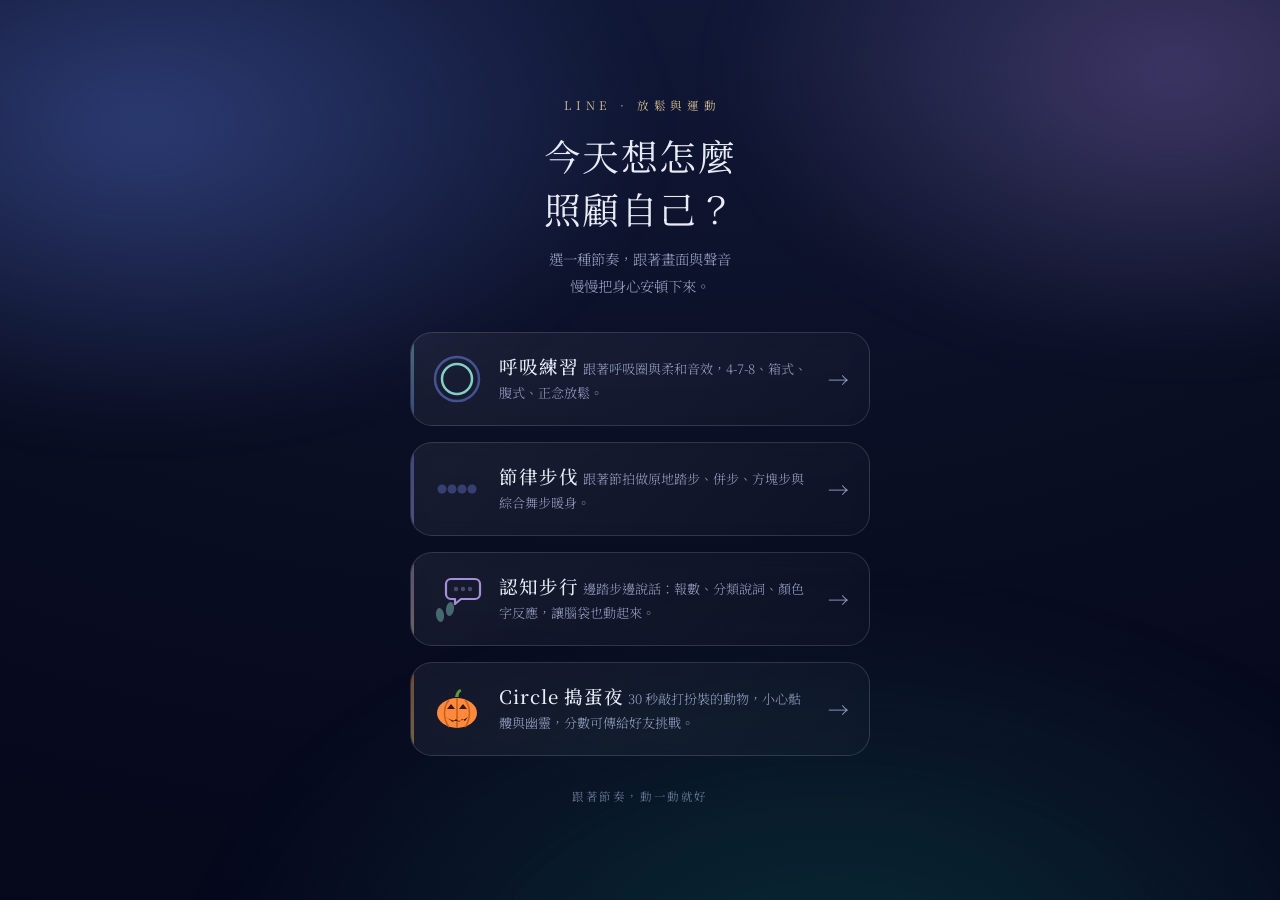
<file: index.html>
<!DOCTYPE html>
<html lang="zh-Hant">
<head>
  <meta charset="UTF-8" />
  <meta name="viewport" content="width=device-width, initial-scale=1.0, viewport-fit=cover" />
  <title>律動 · 靜息</title>

  <link rel="preconnect" href="https://fonts.googleapis.com" />
  <link rel="preconnect" href="https://fonts.gstatic.com" crossorigin />
  <link href="https://fonts.googleapis.com/css2?family=Cormorant+Garamond:wght@300;400;500&family=Noto+Serif+TC:wght@300;400;500;600&display=swap" rel="stylesheet" />

  <style>
    :root {
      --c-night: #0a0e23; --c-deep: #121a3a;
      --c-mist: #e9ecf7; --c-mist-dim: #97a0c4;
      --c-orb-a: #8fe3d6; --c-orb-b: #6f8bf0; --c-orb-c: #b89cf0; --c-accent: #f3d9a4;
      --font-zh: 'Noto Serif TC', serif;
      --ease: cubic-bezier(0.45, 0.05, 0.4, 0.95);
    }
    * { box-sizing: border-box; margin: 0; padding: 0; -webkit-tap-highlight-color: transparent; }
    html, body { height: 100%; }
    body {
      font-family: var(--font-zh); color: var(--c-mist);
      background: radial-gradient(140% 120% at 50% -10%, var(--c-deep) 0%, var(--c-night) 55%, #05071a 100%);
      background-attachment: fixed;
      -webkit-font-smoothing: antialiased; text-rendering: optimizeLegibility;
      min-height: 100vh; min-height: 100dvh;
      display: flex; flex-direction: column; align-items: center; justify-content: center;
      text-align: center;
      padding: max(28px, env(safe-area-inset-top)) 24px max(28px, env(safe-area-inset-bottom));
    }
    .aurora {
      position: fixed; inset: -25%; z-index: 0; pointer-events: none;
      background:
        radial-gradient(38% 32% at 24% 26%, rgba(111,139,240,0.34), transparent 70%),
        radial-gradient(34% 30% at 78% 22%, rgba(184,156,240,0.28), transparent 70%),
        radial-gradient(46% 40% at 60% 90%, rgba(31,109,107,0.34), transparent 72%);
      filter: blur(30px) saturate(120%);
      animation: drift 26s var(--ease) infinite alternate;
    }
    @keyframes drift {
      0%   { transform: translate3d(-3%,-2%,0) scale(1.05); opacity: 0.85; }
      100% { transform: translate3d(4%,-3%,0) scale(1.1);  opacity: 0.7; }
    }
    .wrap { position: relative; z-index: 1; width: 100%; max-width: 460px; }
    .eyebrow {
      font-size: 0.72rem; letter-spacing: 0.42em; text-transform: uppercase;
      color: var(--c-accent); opacity: 0.85; margin-bottom: 1rem; padding-left: 0.42em;
    }
    .title {
      font-weight: 400; font-size: clamp(1.7rem, 7vw, 2.3rem);
      line-height: 1.45; letter-spacing: 0.04em; margin-bottom: 0.6rem;
    }
    .lede {
      font-size: 0.9rem; font-weight: 300; line-height: 1.9;
      color: var(--c-mist-dim); margin-bottom: 2rem;
    }
    .cards { display: flex; flex-direction: column; gap: 16px; }
    .card {
      position: relative; display: flex; align-items: center; gap: 16px;
      text-align: left; text-decoration: none; color: inherit;
      padding: 20px 20px; border: 1px solid rgba(233,236,247,0.14); border-radius: 22px;
      background: linear-gradient(135deg, rgba(255,255,255,0.06), rgba(255,255,255,0.02));
      backdrop-filter: blur(8px); overflow: hidden;
      transition: transform 0.4s var(--ease), border-color 0.4s, background 0.4s;
      animation: rise 0.6s var(--ease) both;
    }
    .card:nth-child(2) { animation-delay: 0.12s; }
    .card:nth-child(3) { animation-delay: 0.24s; }
    .card:nth-child(4) { animation-delay: 0.36s; }
    @keyframes rise { from { opacity: 0; transform: translateY(14px); } to { opacity: 1; transform: translateY(0); } }
    .card::before {
      content: ''; position: absolute; left: 0; top: 0; bottom: 0; width: 3px;
      background: linear-gradient(var(--c-orb-a), var(--c-orb-b)); opacity: 0.4; transition: opacity 0.4s;
    }
    .card.step::before { background: linear-gradient(var(--c-orb-b), var(--c-orb-c)); }
    .card.walk::before { background: linear-gradient(var(--c-orb-c), var(--c-accent)); }
    .card.halloween::before { background: linear-gradient(#ff8a3d, #ffd76a); }
    .card:hover, .card:active { transform: translateY(-3px); border-color: rgba(143,227,214,0.5); background: linear-gradient(135deg, rgba(143,227,214,0.10), rgba(111,139,240,0.05)); }
    .card:hover::before, .card:focus-visible::before { opacity: 1; }
    .card:focus-visible { outline: 2px solid var(--c-orb-a); outline-offset: 3px; }
    .glyph { flex: none; width: 52px; height: 52px; display: grid; place-items: center; }
    .glyph svg { width: 100%; height: 100%; overflow: visible; }
    .breath-ring { fill: none; stroke: var(--c-orb-a); stroke-width: 2.5; opacity: 0.9; transform-origin: center; animation: breathe 6s var(--ease) infinite; }
    .breath-ring.r2 { stroke: var(--c-orb-b); opacity: 0.5; animation-delay: 0.6s; }
    @keyframes breathe { 0%,100% { transform: scale(0.7); opacity: 0.5; } 50% { transform: scale(1); opacity: 0.95; } }
    .beat { fill: var(--c-orb-b); opacity: 0.35; transform-origin: center; }
    .beat.on { animation: pulse 1.4s steps(1) infinite; }
    .beat.b1 { animation-delay: 0s; } .beat.b2 { animation-delay: 0.35s; }
    .beat.b3 { animation-delay: 0.7s; } .beat.b4 { animation-delay: 1.05s; }
    @keyframes pulse { 0%,25% { fill: var(--c-orb-a); opacity: 1; transform: scale(1.35); } 26%,100% { fill: var(--c-orb-b); opacity: 0.35; transform: scale(1); } }
    .bubble { fill: none; stroke: var(--c-orb-c); stroke-width: 2.2; stroke-linejoin: round; opacity: 0.9; }
    .say { fill: var(--c-orb-c); opacity: 0.35; animation: say 1.8s ease-in-out infinite; }
    .say.s2 { animation-delay: 0.3s; } .say.s3 { animation-delay: 0.6s; }
    @keyframes say { 0%,60%,100% { opacity: 0.35; } 30% { opacity: 1; } }
    .print { fill: var(--c-orb-a); opacity: 0.4; animation: tread 1.4s steps(1) infinite; }
    .print.p2 { animation-delay: 0.7s; }
    @keyframes tread { 0%,49% { opacity: 1; } 50%,100% { opacity: 0.4; } }
    .pumpkin { fill: #ff8a3d; transform-origin: 26px 44px; animation: wobble 2.4s ease-in-out infinite; }
    .pumpkin-rib { fill: none; stroke: #c9601c; stroke-width: 1.6; }
    .pumpkin-face { fill: #3a1606; }
    .pumpkin-stem { fill: #5d9b3a; }
    @keyframes wobble { 0%,100% { transform: rotate(-4deg); } 50% { transform: rotate(4deg); } }
    .card-body { flex: 1; min-width: 0; }
    .card-name { font-size: 1.16rem; font-weight: 500; letter-spacing: 0.05em; margin-bottom: 0.3rem; }
    .card-desc { font-size: 0.82rem; font-weight: 300; line-height: 1.7; color: var(--c-mist-dim); }
    .card-arrow { flex: none; color: var(--c-mist-dim); font-size: 1.3rem; transition: transform 0.3s var(--ease), color 0.3s; }
    .card:hover .card-arrow { color: var(--c-orb-a); transform: translateX(3px); }
    .foot { margin-top: 2rem; font-size: 0.72rem; letter-spacing: 0.14em; color: var(--c-mist-dim); opacity: 0.7; }
    @media (prefers-reduced-motion: reduce) {
      .aurora, .breath-ring, .beat.on, .card, .say, .print, .pumpkin { animation: none; }
      .card { opacity: 1; }
    }
  </style>
</head>
<body>
  <div class="aurora" aria-hidden="true"></div>

  <main class="wrap">
    <p class="eyebrow">LINE · 放鬆與運動</p>
    <h1 class="title">今天想怎麼<br />照顧自己？</h1>
    <p class="lede">選一種節奏，跟著畫面與聲音<br />慢慢把身心安頓下來。</p>

    <nav class="cards">
      <a class="card breathe" href="breathing/">
        <span class="glyph" aria-hidden="true">
          <svg viewBox="0 0 52 52">
            <circle class="breath-ring r1" cx="26" cy="26" r="15" />
            <circle class="breath-ring r2" cx="26" cy="26" r="22" />
          </svg>
        </span>
        <span class="card-body">
          <span class="card-name">呼吸練習</span>
          <span class="card-desc">跟著呼吸圈與柔和音效，4-7-8、箱式、腹式、正念放鬆。</span>
        </span>
        <span class="card-arrow" aria-hidden="true">→</span>
      </a>

      <a class="card step" href="step/">
        <span class="glyph" aria-hidden="true">
          <svg viewBox="0 0 52 52">
            <circle class="beat on b1" cx="11" cy="26" r="4.5" />
            <circle class="beat on b2" cx="21" cy="26" r="4.5" />
            <circle class="beat on b3" cx="31" cy="26" r="4.5" />
            <circle class="beat on b4" cx="41" cy="26" r="4.5" />
          </svg>
        </span>
        <span class="card-body">
          <span class="card-name">節律步伐</span>
          <span class="card-desc">跟著節拍做原地踏步、併步、方塊步與綜合舞步暖身。</span>
        </span>
        <span class="card-arrow" aria-hidden="true">→</span>
      </a>

      <a class="card walk" href="walk/">
        <span class="glyph" aria-hidden="true">
          <svg viewBox="0 0 52 52">
            <path class="bubble" d="M20 6 h24 a5 5 0 0 1 5 5 v10 a5 5 0 0 1 -5 5 h-14 l-6 5 v-5 h-4 a5 5 0 0 1 -5 -5 v-10 a5 5 0 0 1 5 -5 z" />
            <circle class="say s1" cx="25" cy="16" r="2.2" />
            <circle class="say s2" cx="32" cy="16" r="2.2" />
            <circle class="say s3" cx="39" cy="16" r="2.2" />
            <ellipse class="print p1" cx="9" cy="42" rx="4" ry="7" transform="rotate(-8 9 42)" />
            <ellipse class="print p2" cx="19" cy="36" rx="4" ry="7" transform="rotate(8 19 36)" />
          </svg>
        </span>
        <span class="card-body">
          <span class="card-name">認知步行</span>
          <span class="card-desc">邊踏步邊說話：報數、分類說詞、顏色字反應，讓腦袋也動起來。</span>
        </span>
        <span class="card-arrow" aria-hidden="true">→</span>
      </a>

      <a class="card halloween" href="halloween/">
        <span class="glyph" aria-hidden="true">
          <svg viewBox="0 0 52 52">
            <g class="pumpkin">
              <path class="pumpkin-stem" d="M24 14 q1 -6 5 -8 l1.5 2 q-3 2 -3 6 z" />
              <ellipse cx="26" cy="30" rx="20" ry="15" />
              <path class="pumpkin-rib" d="M18 17 C12 24 12 36 18 44 M26 15 V45 M34 17 C40 24 40 36 34 44" />
              <path class="pumpkin-face" d="M16 26 l4 -5 l4 5 z M28 26 l4 -5 l4 5 z M15 34 q11 8 22 0 l-3 4 l-3 -2 l-3 3 l-3 -3 l-3 3 l-3 -2 z" />
            </g>
          </svg>
        </span>
        <span class="card-body">
          <span class="card-name">Circle 搗蛋夜</span>
          <span class="card-desc">30 秒敲打扮裝的動物，小心骷髏與幽靈，分數可傳給好友挑戰。</span>
        </span>
        <span class="card-arrow" aria-hidden="true">→</span>
      </a>
    </nav>

    <p class="foot">跟著節奏，動一動就好</p>
  </main>
</body>
</html>
</file>
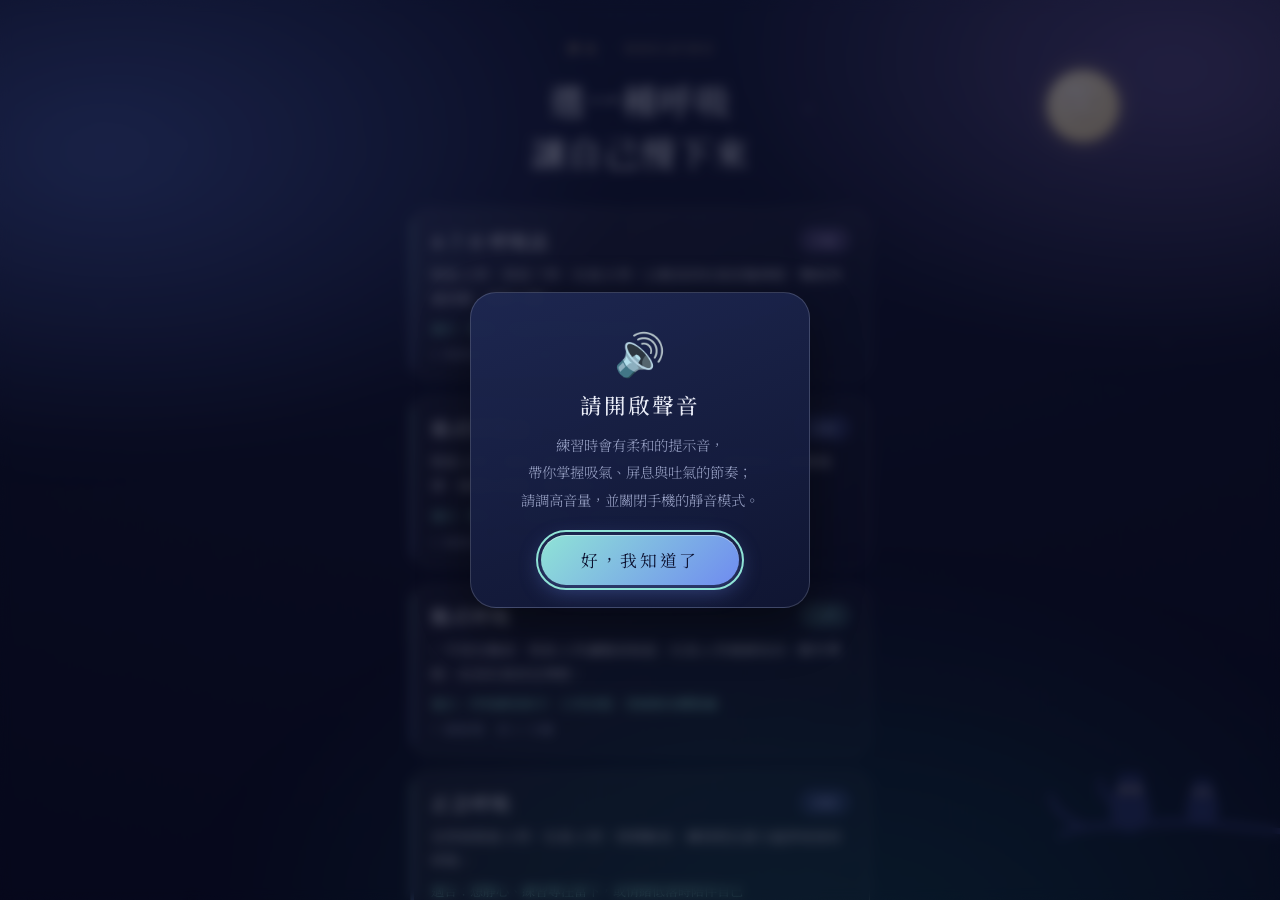
<file: breathing/index.html>
<!DOCTYPE html>
<html lang="zh-Hant">
<head>
  <meta charset="UTF-8" />
  <meta name="viewport" content="width=device-width, initial-scale=1.0, maximum-scale=1.0, user-scalable=no, viewport-fit=cover" />
  <title>呼吸練習 · 靜息</title>

  <!-- 距離感與安定感的字體：中文 Noto Serif TC、數字 Cormorant Garamond -->
  <link rel="preconnect" href="https://fonts.googleapis.com" />
  <link rel="preconnect" href="https://fonts.gstatic.com" crossorigin />
  <link href="https://fonts.googleapis.com/css2?family=Cormorant+Garamond:wght@300;400;500&family=Noto+Serif+TC:wght@300;400;500;600&display=swap" rel="stylesheet" />

  <link rel="stylesheet" href="css/style.css" />
</head>
<body>
  <!-- 背景：極光漂移 + 顆粒紋理 -->
  <div class="aurora" aria-hidden="true"></div>
  <div class="grain" aria-hidden="true"></div>

  <!-- 夜晚場景：月亮、星星、飛過的蝙蝠與貓頭鷹、停棲樹枝的貓頭鷹（皆為 SVG/CSS 生成） -->
  <div class="night" aria-hidden="true">
    <!-- 滿月（隱約微笑、緩緩呼吸） -->
    <svg class="moon" viewBox="0 0 100 100">
      <defs>
        <radialGradient id="moonGrad" cx="38%" cy="34%" r="72%">
          <stop offset="0%" stop-color="#fdf6de" />
          <stop offset="60%" stop-color="#f0e2b2" />
          <stop offset="100%" stop-color="#e3cf96" />
        </radialGradient>
      </defs>
      <circle class="moon-disc" cx="50" cy="50" r="42" fill="url(#moonGrad)" />
      <g class="moon-face">
        <!-- 閉著的眼睛（向下的弧線） -->
        <path d="M32 43 Q38 49 44 43" fill="none" stroke-width="3" stroke-linecap="round" />
        <path d="M56 43 Q62 49 68 43" fill="none" stroke-width="3" stroke-linecap="round" />
        <path d="M37 59 Q50 69 63 59" fill="none" stroke-width="3" stroke-linecap="round" />
      </g>
    </svg>

    <!-- 星星（--x/--y 位置、--d 閃爍延遲） -->
    <span class="star" style="--x:14%;--y:16%;--s:2px;--d:0s"></span>
    <span class="star" style="--x:26%;--y:9%;--s:1.5px;--d:1.1s"></span>
    <span class="star" style="--x:63%;--y:12%;--s:2.5px;--d:.5s"></span>
    <span class="star" style="--x:82%;--y:20%;--s:1.5px;--d:1.8s"></span>
    <span class="star" style="--x:47%;--y:7%;--s:2px;--d:2.4s"></span>
    <span class="star" style="--x:91%;--y:38%;--s:2px;--d:1.4s"></span>
    <span class="star" style="--x:8%;--y:34%;--s:1.5px;--d:3s"></span>
    <span class="star" style="--x:72%;--y:28%;--s:1.5px;--d:.8s"></span>

    <!-- 飛過的蝙蝠 -->
    <svg class="bat bat-1" viewBox="0 0 80 40"><g class="wings">
      <ellipse cx="40" cy="21" rx="2.6" ry="4.6"/>
      <path d="M40 22 C36 12 30 14 24 9 C25 15 19 17 13 15 C19 19 18 25 24 24 C30 23 35 24 40 26 Z
               M40 22 C44 12 50 14 56 9 C55 15 61 17 67 15 C61 19 62 25 56 24 C50 23 45 24 40 26 Z"/>    </g></svg>
    <svg class="bat bat-2" viewBox="0 0 80 40"><g class="wings">
      <ellipse cx="40" cy="21" rx="2.6" ry="4.6"/>
      <path d="M40 22 C36 12 30 14 24 9 C25 15 19 17 13 15 C19 19 18 25 24 24 C30 23 35 24 40 26 Z
               M40 22 C44 12 50 14 56 9 C55 15 61 17 67 15 C61 19 62 25 56 24 C50 23 45 24 40 26 Z"/>    </g></svg>
    <svg class="bat bat-3" viewBox="0 0 80 40"><g class="wings">
      <ellipse cx="40" cy="21" rx="2.6" ry="4.6"/>
      <path d="M40 22 C36 12 30 14 24 9 C25 15 19 17 13 15 C19 19 18 25 24 24 C30 23 35 24 40 26 Z
               M40 22 C44 12 50 14 56 9 C55 15 61 17 67 15 C61 19 62 25 56 24 C50 23 45 24 40 26 Z"/>    </g></svg>

    <!-- 飛過的鳥（成對） -->
    <svg class="bird bird-1" viewBox="0 0 60 24"><g class="wings">
      <ellipse cx="30" cy="12" rx="2.4" ry="3.2"/>
      <path d="M30 12 C24 5 16 6 8 11 C15 9 22 11 30 14 C38 11 45 9 52 11 C44 6 36 5 30 12 Z"/>
    </g></svg>
    <svg class="bird bird-2" viewBox="0 0 60 24"><g class="wings">
      <ellipse cx="30" cy="12" rx="2.4" ry="3.2"/>
      <path d="M30 12 C24 5 16 6 8 11 C15 9 22 11 30 14 C38 11 45 9 52 11 C44 6 36 5 30 12 Z"/>
    </g></svg>

    <!-- 滑翔的貓頭鷹 -->
    <svg class="owl-fly" viewBox="0 0 90 44"><g class="wings">
      <ellipse cx="45" cy="24" rx="3" ry="5"/>
      <path d="M45 22 C38 10 26 12 14 6 C18 16 8 20 2 20 C12 24 14 30 24 28 C34 26 40 26 45 28 Z
               M45 22 C52 10 64 12 76 6 C72 16 82 20 88 20 C78 24 76 30 66 28 C56 26 50 26 45 28 Z"/>    </g></svg>

    <!-- 樹枝與停棲的貓頭鷹（右下角） -->
    <svg class="branch" viewBox="0 0 340 170" preserveAspectRatio="xMaxYMax meet">
      <defs>
        <!-- 讓輪廓變毛茸茸的位移濾鏡 -->
        <filter id="fuzzy" x="-25%" y="-25%" width="150%" height="150%">
          <feTurbulence type="fractalNoise" baseFrequency="0.9" numOctaves="2" seed="7" result="n"/>
          <feDisplacementMap in="SourceGraphic" in2="n" scale="3.5" xChannelSelector="R" yChannelSelector="G"/>
        </filter>
      </defs>
      <path class="bough" d="M340 92 C286 86 236 78 186 84 C150 88 120 82 92 96 M186 84 C160 70 150 60 138 46 M120 88 C104 82 92 74 84 62"
            fill="none" stroke-width="7" stroke-linecap="round"/>
      <!-- 小葉 -->
      <path class="leaf" d="M138 46 q-8 -8 -2 -16 q8 6 2 16 Z"/>
      <path class="leaf" d="M84 62 q-9 -5 -6 -15 q9 4 6 15 Z"/>

      <!-- 貓頭鷹 A -->
      <g class="owl owl-a" transform="translate(150 30)">
        <path class="owl-sil" filter="url(#fuzzy)" d="M20 2 L28 -5 L34 8 C37 14 38 20 38 26 C48 42 36 62 20 62 C4 62 -8 42 2 26 C2 20 3 14 6 8 L12 -5 L20 2 Z"/>
        <circle class="owl-eye" cx="13" cy="15" r="3.4"/>
        <circle class="owl-eye" cx="27" cy="15" r="3.4"/>
        <path class="owl-beak" d="M17.5 22 h5 l-2.5 4 z"/>
        <g class="owl-claw">
          <path d="M12 58 q-1 2.5 -1.5 4 M14 58 q0 2.5 0 4 M16 58 q1 2.5 1.5 4"/>
          <path d="M24 58 q-1 2.5 -1.5 4 M26 58 q0 2.5 0 4 M28 58 q1 2.5 1.5 4"/>
        </g>
      </g>

      <!-- 貓頭鷹 B（較小） -->
      <g class="owl owl-b" transform="translate(236 36) scale(0.8)">
        <path class="owl-sil" filter="url(#fuzzy)" d="M20 2 L28 -5 L34 8 C37 14 38 20 38 26 C48 42 36 62 20 62 C4 62 -8 42 2 26 C2 20 3 14 6 8 L12 -5 L20 2 Z"/>
        <circle class="owl-eye" cx="13" cy="15" r="3.4"/>
        <circle class="owl-eye" cx="27" cy="15" r="3.4"/>
        <path class="owl-beak" d="M17.5 22 h5 l-2.5 4 z"/>
        <g class="owl-claw">
          <path d="M12 58 q-1 2.5 -1.5 4 M14 58 q0 2.5 0 4 M16 58 q1 2.5 1.5 4"/>
          <path d="M24 58 q-1 2.5 -1.5 4 M26 58 q0 2.5 0 4 M28 58 q1 2.5 1.5 4"/>
        </g>
      </g>
    </svg>
  </div>

  <!-- 早晨場景：微笑太陽、樹上的無尾熊、隨風散出的光點（皆為 SVG/CSS 生成） -->
  <div class="day" aria-hidden="true">
    <!-- 微笑的太陽 -->
    <svg class="sun" viewBox="0 0 120 120">
      <defs>
        <radialGradient id="sunGrad" cx="42%" cy="38%" r="65%">
          <stop offset="0%" stop-color="#fff6c2" />
          <stop offset="55%" stop-color="#ffd24d" />
          <stop offset="100%" stop-color="#ffb020" />
        </radialGradient>
      </defs>
      <g class="sun-rays" stroke="#ffc84d" stroke-width="4" stroke-linecap="round">
        <line x1="60" y1="6" x2="60" y2="20" transform="rotate(0 60 60)" />
        <line x1="60" y1="6" x2="60" y2="20" transform="rotate(45 60 60)" />
        <line x1="60" y1="6" x2="60" y2="20" transform="rotate(90 60 60)" />
        <line x1="60" y1="6" x2="60" y2="20" transform="rotate(135 60 60)" />
        <line x1="60" y1="6" x2="60" y2="20" transform="rotate(180 60 60)" />
        <line x1="60" y1="6" x2="60" y2="20" transform="rotate(225 60 60)" />
        <line x1="60" y1="6" x2="60" y2="20" transform="rotate(270 60 60)" />
        <line x1="60" y1="6" x2="60" y2="20" transform="rotate(315 60 60)" />
      </g>
      <circle class="sun-disc" cx="60" cy="60" r="32" fill="url(#sunGrad)" />
      <g class="sun-face">
        <circle cx="51" cy="56" r="3" />
        <circle cx="69" cy="56" r="3" />
        <path d="M49 66 Q60 76 71 66" fill="none" stroke-width="3.5" stroke-linecap="round" />
      </g>
    </svg>

    <!-- 樹與抱著樹幹的無尾熊（右下角） -->
    <svg class="tree" viewBox="0 0 320 210" preserveAspectRatio="xMaxYMax meet">
      <path class="trunk" d="M264 210 C260 168 259 138 270 110 M266 132 C252 126 244 128 234 120"
            fill="none" stroke-width="13" stroke-linecap="round"/>
      <g class="foliage">
        <circle cx="258" cy="64" r="23"/>
        <circle cx="288" cy="74" r="20"/>
        <circle cx="236" cy="102" r="25"/>
        <circle cx="298" cy="104" r="23"/>
        <circle cx="270" cy="88" r="32"/>
      </g>
      <g class="koala" transform="translate(240 132)">
        <circle class="koala-ear" cx="4" cy="8" r="9"/>
        <circle class="koala-ear" cx="40" cy="8" r="9"/>
        <circle class="koala-ear-in" cx="4" cy="8" r="4.5"/>
        <circle class="koala-ear-in" cx="40" cy="8" r="4.5"/>
        <circle class="koala-body" cx="22" cy="40" r="18"/>
        <circle class="koala-head" cx="22" cy="16" r="15"/>
        <ellipse class="koala-nose" cx="22" cy="19" rx="5" ry="6.5"/>
        <circle class="koala-eye" cx="15" cy="12" r="1.8"/>
        <circle class="koala-eye" cx="29" cy="12" r="1.8"/>
      </g>
    </svg>

    <!-- 隨風散出的光點（延遲成陣，像一陣陣的風） -->
    <span class="spark" style="--sx:78%;--sy:64%;--sz:5px;--dur:7s;--delay:0s"></span>
    <span class="spark" style="--sx:84%;--sy:72%;--sz:4px;--dur:8s;--delay:0.6s"></span>
    <span class="spark" style="--sx:72%;--sy:78%;--sz:6px;--dur:9s;--delay:1.2s"></span>
    <span class="spark" style="--sx:88%;--sy:60%;--sz:4px;--dur:7.5s;--delay:3.4s"></span>
    <span class="spark" style="--sx:80%;--sy:82%;--sz:5px;--dur:8.5s;--delay:4s"></span>
    <span class="spark" style="--sx:68%;--sy:70%;--sz:4px;--dur:9s;--delay:4.6s"></span>
    <span class="spark" style="--sx:90%;--sy:76%;--sz:5px;--dur:8s;--delay:6.2s"></span>
    <span class="spark" style="--sx:76%;--sy:66%;--sz:4px;--dur:7s;--delay:6.8s"></span>
  </div>

  <main class="stage">

    <!-- 畫面 0：首頁選單（直接開啟／未指定呼吸法時顯示；Flex 深連結會略過此頁） -->
    <section id="screen-menu" class="screen">
      <p class="eyebrow">靜息 · BREATHE</p>
      <h1 class="menu-title">選一種呼吸<br />讓自己慢下來</h1>
      <ul class="mode-list" id="mode-list"><!-- JS 依 patterns 產生 --></ul>
    </section>

    <!-- 畫面 1：引導（呼吸法由 Flex message 帶 ?type= 進入；開始/重新開始皆在此） -->
    <section id="screen-guide" class="screen">
      <button class="guide-back" id="btn-menu" aria-label="返回選單">‹ 選單</button>
      <p class="eyebrow">呼吸練習</p>
      <h2 class="guide-title" id="guide-title">4-7-8 呼吸法</h2>
      <p class="guide-sub" id="guide-sub"></p>

      <div class="orb-wrap">
        <div class="orb-halo" id="orb-halo"></div>
        <div class="orb" id="orb">
          <div class="orb-inner">
            <span class="phase-label" id="phase-label">準備</span>
            <span class="phase-count" id="phase-count">—</span>
          </div>
        </div>
      </div>

      <p class="phase-hint" id="phase-hint"></p>

      <div class="controls">
        <button class="btn-primary" id="btn-start">開始</button>
        <div class="ctl-row" id="ctl-row">
          <button class="ctl" id="btn-pause" aria-label="暫停或繼續">暫停</button>
          <button class="ctl" id="btn-sound" aria-label="音效開關">♪ 音效</button>
          <button class="ctl" id="btn-stop" aria-label="結束">結束</button>
        </div>
      </div>
    </section>

    <!-- 畫面 2：完成（滿版） -->
    <section id="screen-done" class="screen">
      <div class="done-card">
        <div class="done-mark">🌿</div>
        <h2 class="done-title">完成</h2>
        <p class="done-sub">願你帶著這份平靜，繼續今天。</p>
        <button class="btn-primary" id="btn-again">再做一次</button>
        <button class="btn-ghost" id="btn-close">關閉</button>
      </div>
    </section>

  </main>

  <!-- 進入主選單時的提醒：開啟聲音 -->
  <div class="sound-tip" id="sound-tip" role="dialog" aria-modal="true" aria-labelledby="sound-tip-title" hidden>
    <div class="sound-tip-card">
      <div class="sound-tip-icon" aria-hidden="true">🔊</div>
      <h2 class="sound-tip-title" id="sound-tip-title">請開啟聲音</h2>
      <p class="sound-tip-text">練習時會有柔和的提示音，<br />帶你掌握吸氣、屏息與吐氣的節奏；<br />請調高音量，並關閉手機的靜音模式。</p>
      <button class="btn-primary" id="btn-sound-tip">好，我知道了</button>
    </div>
  </div>

  <!-- LINE LIFF SDK -->
  <script src="https://static.line-scdn.net/liff/edge/2/sdk.js"></script>

  <!-- 應用程式模組 -->
  <script src="js/patterns.js"></script>
  <script src="js/audio.js"></script>
  <script src="js/breathing.js"></script>
  <script src="js/liff-init.js"></script>

  <!-- 介面接線（DOM × 引擎 × LIFF） -->
  <script>
    (function () {
      const screens = {
        menu: document.getElementById('screen-menu'),
        guide: document.getElementById('screen-guide'),
        done: document.getElementById('screen-done'),
      };

      const el = {
        modeList: document.getElementById('mode-list'),
        btnMenu: document.getElementById('btn-menu'),
        guideEl: document.getElementById('screen-guide'),
        guideTitle: document.getElementById('guide-title'),
        guideSub: document.getElementById('guide-sub'),
        orb: document.getElementById('orb'),
        halo: document.getElementById('orb-halo'),
        phaseLabel: document.getElementById('phase-label'),
        phaseCount: document.getElementById('phase-count'),
        phaseHint: document.getElementById('phase-hint'),
        btnStart: document.getElementById('btn-start'),
        btnPause: document.getElementById('btn-pause'),
        btnSound: document.getElementById('btn-sound'),
        btnStop: document.getElementById('btn-stop'),
        btnAgain: document.getElementById('btn-again'),
        btnClose: document.getElementById('btn-close'),
        soundTip: document.getElementById('sound-tip'),
        btnSoundTip: document.getElementById('btn-sound-tip'),
      };

      const audio = new window.BreathAudio();
      let engine = null;
      let currentType = window.DEFAULT_PATTERN;
      let currentScreen = null;
      let cameFromMenu = false; // 由首頁選單進入時，引導畫面顯示「返回選單」

      const DIFF_LEVEL = { '入門': 1, '初級': 2, '中級': 3 };

      // —— 上下滑動轉場 ——
      // dir='down'：目標從下方滑入（往下到完成頁）；dir='up'：目標從上方滑入（往上回引導頁）
      function activate(name, dir) {
        const target = screens[name];
        if (currentScreen === target) return;

        if (!currentScreen) {
          target.classList.add('is-active');
          currentScreen = target;
          return;
        }

        const prev = currentScreen;
        target.classList.remove('is-active', 'above', 'below');
        target.classList.add(dir === 'down' ? 'below' : 'above'); // 進場起點
        prev.classList.remove('is-active');
        prev.classList.add(dir === 'down' ? 'above' : 'below');    // 舊畫面退場方向

        requestAnimationFrame(() => requestAnimationFrame(() => {
          target.classList.remove('above', 'below');
          target.classList.add('is-active');
        }));
        currentScreen = target;
      }

      // —— 呼吸圈回到待機狀態 ——
      function setOrbIdle() {
        el.orb.classList.remove('paused');
        el.orb.style.transitionDuration = '0.6s';
        el.halo.style.transitionDuration = '0.6s';
        el.orb.style.transform = 'scale(0.5)';
        el.halo.style.transform = 'scale(0.62)';
        el.halo.style.opacity = '0.4';
        el.phaseLabel.textContent = '準備';
        el.phaseCount.textContent = '—';
        el.phaseHint.textContent = '';
      }

      // —— 首頁選單 ——
      function durationText(p) {
        const total = p.phases.reduce((a, ph) => a + ph.sec, 0) * p.cycles;
        const mins = Math.round(total / 60);
        return p.cycles + ' 個循環 · 約 ' + (mins < 1 ? '不到 1' : mins) + ' 分鐘';
      }

      function buildMenu() {
        el.modeList.innerHTML = '';
        Object.values(window.BREATHING_PATTERNS).forEach((p, i) => {
          const li = document.createElement('li');
          li.className = 'mode-item';
          li.style.setProperty('--i', i);
          const lvl = DIFF_LEVEL[p.difficulty] || 1;
          li.innerHTML =
            '<div class="mode-head">' +
              '<span class="mode-name">' + p.name + '</span>' +
              '<span class="mode-diff diff-' + lvl + '">' + p.difficulty + '</span>' +
            '</div>' +
            '<p class="mode-intro">' + p.intro + '</p>' +
            '<p class="mode-situation">適合：' + p.situation + '</p>' +
            '<p class="mode-meta">' + durationText(p) + '</p>';
          li.addEventListener('click', () => selectFromMenu(p.id));
          el.modeList.appendChild(li);
        });
      }

      function selectFromMenu(type) {
        cameFromMenu = true;
        loadGuide(type);
        activate('guide', 'down'); // 往下進入引導畫面
      }

      // —— 載入某呼吸法到引導畫面（待機） ——
      function loadGuide(type) {
        currentType = type;
        const p = window.BREATHING_PATTERNS[type];
        el.guideTitle.textContent = p.name;
        el.guideSub.textContent = durationText(p);
        el.guideEl.classList.remove('running');
        el.guideEl.classList.toggle('from-menu', cameFromMenu); // 有選單來源才顯示返回鍵
        el.btnStart.textContent = '開始';
        setOrbIdle();
      }

      // —— 開始 / 重新開始（同一顆按鈕） ——
      function startRun() {
        if (engine) engine.stop();
        const pattern = window.BREATHING_PATTERNS[currentType];

        el.guideEl.classList.add('running');
        el.btnStart.textContent = '重新開始';
        el.btnPause.textContent = '暫停';
        setOrbIdle(); // 讓第一次吸氣從小圈擴起

        engine = new window.BreathingEngine(pattern, {
          onPhaseStart(phase, cycleIndex, totalCycles) {
            el.guideSub.textContent = '第 ' + (cycleIndex + 1) + ' / ' + totalCycles + ' 循環';
            el.phaseLabel.textContent = phase.label;
            el.phaseHint.textContent = phase.hint || '';
            // 呼吸圈：轉場時間 = 該階段秒數，與引導同步
            el.orb.style.transitionDuration = phase.sec + 's';
            el.halo.style.transitionDuration = phase.sec + 's';
            el.orb.style.transform = 'scale(' + phase.scale + ')';
            el.halo.style.transform = 'scale(' + (phase.scale * 1.25) + ')';
            el.halo.style.opacity = phase.scale > 0.7 ? '0.9' : '0.45';
            audio.cue(phase.tone);
          },
          onTick(remainingSec) {
            el.phaseCount.textContent = remainingSec;
          },
          onComplete() {
            audio.cue(528, 1.2);
            finishToDone();
          },
        });
        engine.start();
      }

      function finishToDone() {
        el.guideEl.classList.remove('running');
        activate('done', 'down'); // 自動往下跳到完成頁
      }

      // —— 事件 ——
      el.btnStart.addEventListener('click', async () => {
        await audio.unlock(); // 必須在使用者手勢中啟動 AudioContext
        startRun();           // 第一次=開始；之後=重新開始
      });

      el.btnPause.addEventListener('click', () => {
        if (!engine) return;
        const paused = engine.togglePause();
        el.btnPause.textContent = paused ? '繼續' : '暫停';
        el.orb.classList.toggle('paused', paused);
      });

      el.btnSound.addEventListener('click', () => {
        audio.enabled = !audio.enabled;
        el.btnSound.classList.toggle('off', !audio.enabled);
        el.btnSound.textContent = audio.enabled ? '♪ 音效' : '♪ 靜音';
      });

      el.btnStop.addEventListener('click', () => {
        if (engine) engine.stop();
        finishToDone(); // 按結束 → 自動往下跳到完成頁
      });

      el.btnAgain.addEventListener('click', () => {
        loadGuide(currentType);   // 重置引導畫面，開始鈕回到「開始」
        activate('guide', 'up');  // 自動往上跳回引導畫面
      });

      el.btnClose.addEventListener('click', () => window.AppLiff.close());

      // —— 開啟聲音提醒（每次開啟 App 進到主選單時顯示一次） ——
      function showSoundTip() {
        el.soundTip.hidden = false;
        requestAnimationFrame(() => el.soundTip.classList.add('show'));
        el.btnSoundTip.focus();
      }
      el.btnSoundTip.addEventListener('click', () => {
        el.soundTip.classList.remove('show');
        setTimeout(() => { el.soundTip.hidden = true; }, 300);
      });

      el.btnMenu.addEventListener('click', () => {
        if (engine) engine.stop();
        activate('menu', 'up'); // 往上返回首頁選單
      });

      // —— 啟動 ——
      // Flex 深連結帶 ?type= → 直接進入該呼吸法的引導畫面。
      // 未指定（直接開啟首頁）→ 顯示呼吸法選單。
      // 背景主題：?bg=morning/night 優先，否則依時間（6–18 點為早晨）。
      function pickTheme() {
        const bg = new URLSearchParams(window.location.search).get('bg');
        if (bg === 'morning' || bg === 'day') return 'morning';
        if (bg === 'night') return 'night';
        const h = new Date().getHours();
        return (h >= 6 && h < 18) ? 'morning' : 'night';
      }

      (async function boot() {
        document.body.classList.add('theme-' + pickTheme());
        await window.AppLiff.init();
        buildMenu();
        if (window.AppLiff.hasType()) {
          cameFromMenu = false;
          loadGuide(window.AppLiff.getType());
          activate('guide');
        } else {
          activate('menu');
          showSoundTip();
        }
      })();
    })();
  </script>
</body>
</html>
</file>
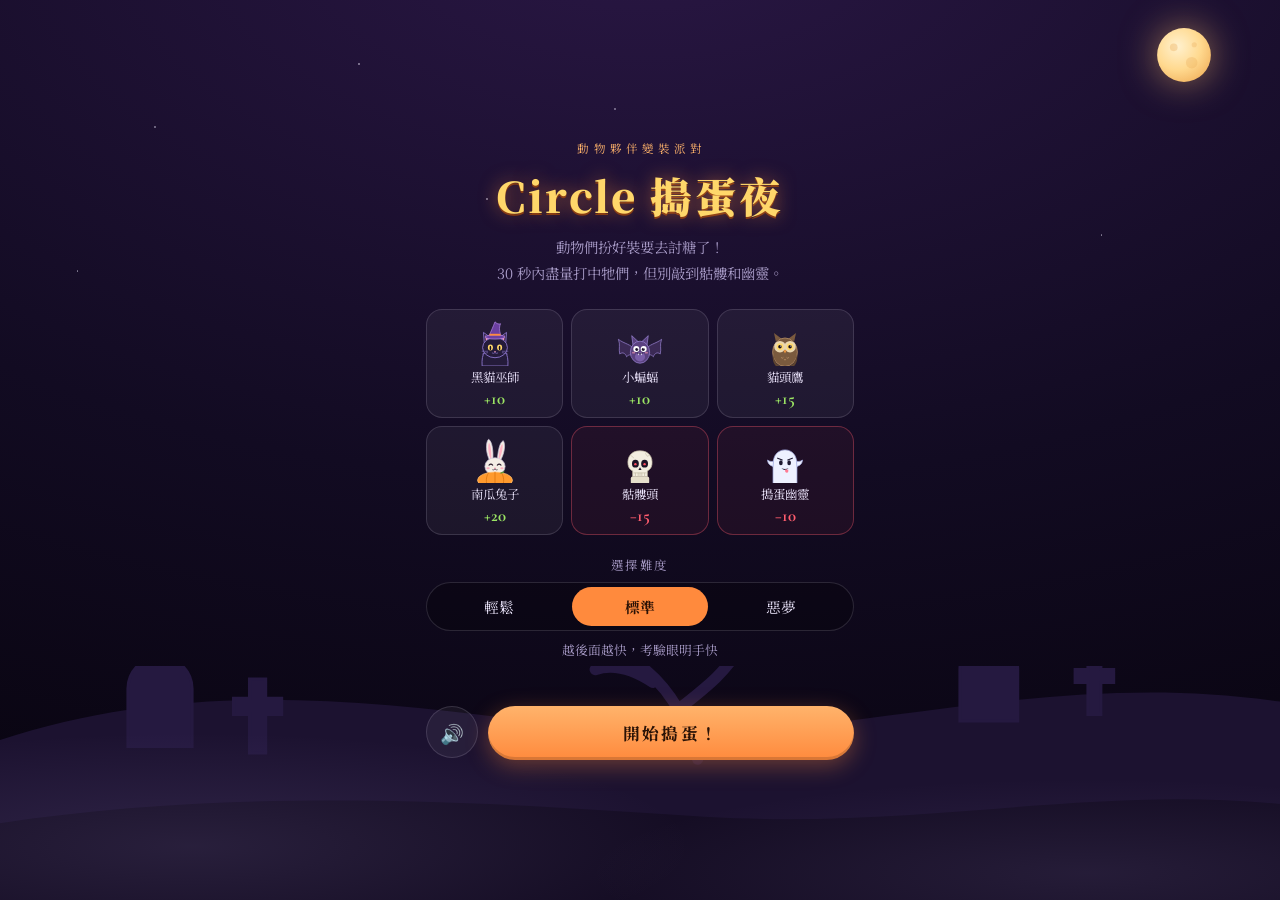
<file: halloween/index.html>
<!DOCTYPE html>
<html lang="zh-Hant">
<head>
  <meta charset="UTF-8" />
  <meta name="viewport" content="width=device-width, initial-scale=1.0, maximum-scale=1.0, user-scalable=no, viewport-fit=cover" />
  <title>Circle 搗蛋夜</title>

  <link rel="preconnect" href="https://fonts.googleapis.com" />
  <link rel="preconnect" href="https://fonts.gstatic.com" crossorigin />
  <link href="https://fonts.googleapis.com/css2?family=Cormorant+Garamond:wght@500;600;700&family=Noto+Serif+TC:wght@400;500;700;900&display=swap" rel="stylesheet" />

  <link rel="stylesheet" href="css/style.css" />
</head>
<body>
  <!-- 夜晚場景：月亮、星星、飛過的蝙蝠、遠方墓園剪影（皆為 SVG/CSS 生成） -->
  <div class="night" aria-hidden="true">
    <svg class="moon" viewBox="0 0 100 100">
      <defs>
        <radialGradient id="moonGrad" cx="38%" cy="34%" r="72%">
          <stop offset="0%" stop-color="#fff1cf" />
          <stop offset="60%" stop-color="#ffd98f" />
          <stop offset="100%" stop-color="#f3b764" />
        </radialGradient>
      </defs>
      <circle cx="50" cy="50" r="42" fill="url(#moonGrad)" />
      <circle cx="34" cy="38" r="6" fill="#e9a955" opacity="0.35" />
      <circle cx="62" cy="62" r="9" fill="#e9a955" opacity="0.3" />
      <circle cx="66" cy="34" r="4" fill="#e9a955" opacity="0.3" />
    </svg>

    <span class="star" style="--x:12%;--y:14%;--s:2px;--d:0s"></span>
    <span class="star" style="--x:28%;--y:7%;--s:1.5px;--d:1.1s"></span>
    <span class="star" style="--x:48%;--y:12%;--s:2px;--d:2.4s"></span>
    <span class="star" style="--x:86%;--y:26%;--s:1.5px;--d:1.8s"></span>
    <span class="star" style="--x:6%;--y:30%;--s:1.5px;--d:3s"></span>
    <span class="star" style="--x:38%;--y:22%;--s:1.5px;--d:.8s"></span>

    <svg class="bat bat-1" viewBox="0 0 80 40"><g class="wings">
      <ellipse cx="40" cy="21" rx="2.6" ry="4.6"/>
      <path d="M40 22 C36 12 30 14 24 9 C25 15 19 17 13 15 C19 19 18 25 24 24 C30 23 35 24 40 26 Z
               M40 22 C44 12 50 14 56 9 C55 15 61 17 67 15 C61 19 62 25 56 24 C50 23 45 24 40 26 Z"/></g></svg>
    <svg class="bat bat-2" viewBox="0 0 80 40"><g class="wings">
      <ellipse cx="40" cy="21" rx="2.6" ry="4.6"/>
      <path d="M40 22 C36 12 30 14 24 9 C25 15 19 17 13 15 C19 19 18 25 24 24 C30 23 35 24 40 26 Z
               M40 22 C44 12 50 14 56 9 C55 15 61 17 67 15 C61 19 62 25 56 24 C50 23 45 24 40 26 Z"/></g></svg>

    <!-- 遠方墓園：山丘、墓碑、枯樹 -->
    <svg class="graveyard" viewBox="0 0 400 120" preserveAspectRatio="xMidYMax slice">
      <path class="hill-back" d="M0 70 C60 50 120 58 180 66 C250 76 320 46 400 58 V120 H0 Z"/>
      <g class="stones">
        <path d="M40 72 v-18 a10 10 0 0 1 20 0 v18 Z"/>
        <path d="M78 74 v-12 h-5 v-5 h5 v-6 h5 v6 h5 v5 h-5 v12 Z"/>
        <path d="M300 64 v-16 a9 9 0 0 1 18 0 v16 Z"/>
        <path d="M340 62 v-10 h-4 v-4 h4 v-5 h4 v5 h4 v4 h-4 v10 Z"/>
        <path d="M218 76 C214 60 206 50 196 44 M210 62 C220 54 226 50 232 40 M204 52 C198 48 192 46 186 48" fill="none" stroke-width="3.5" stroke-linecap="round"/>
      </g>
      <path class="hill-front" d="M0 96 C80 84 160 90 220 94 C290 98 340 84 400 90 V120 H0 Z"/>
    </svg>
    <div class="fog"></div>
  </div>

  <main class="app">

    <!-- 開始畫面 -->
    <section class="screen is-active" id="screen-start" aria-labelledby="start-title">
      <p class="eyebrow">動物夥伴變裝派對</p>
      <h1 class="title" id="start-title">Circle 搗蛋夜</h1>
      <p class="lede">動物們扮好裝要去討糖了！<br />30 秒內盡量打中牠們，但別敲到骷髏和幽靈。</p>

      <!-- 活動橫幅：最高分送禮物（期間外自動隱藏，設定在 js/event.js） -->
      <div class="event" id="event-banner" hidden>
        <p class="event-head" id="event-head"></p>
        <p class="event-sub" id="event-sub"></p>
        <details class="event-rules">
          <summary>活動辦法</summary>
          <ol id="event-rules"></ol>
        </details>
      </div>

      <ul class="legend" id="legend"></ul>

      <fieldset class="diff" id="diff">
        <legend class="diff-label">選擇難度</legend>
        <div class="diff-options" id="diff-options"></div>
        <p class="diff-desc" id="diff-desc"></p>
      </fieldset>

      <p class="best" id="best-start"></p>

      <div class="actions">
        <button class="btn-icon" id="btn-sound" type="button" aria-pressed="true" aria-label="音效：開">🔊</button>
        <button class="btn-primary" id="btn-start" type="button">開始搗蛋！</button>
      </div>
    </section>

    <!-- 遊戲畫面 -->
    <section class="screen" id="screen-play" aria-label="遊戲中">
      <div class="hud">
        <div class="hud-score">
          <span class="hud-label">分數</span>
          <span class="hud-num" id="score">0</span>
        </div>
        <div class="hud-combo" id="combo" aria-live="polite"></div>
        <div class="hud-time">
          <span class="hud-label">剩餘</span>
          <span class="hud-num" id="time">30</span>
        </div>
        <button class="btn-pause" id="btn-pause" type="button" aria-label="暫停"><svg viewBox="0 0 16 16" aria-hidden="true"><rect x="3.5" y="3" width="3" height="10" rx="1"/><rect x="9.5" y="3" width="3" height="10" rx="1"/></svg></button>
      </div>
      <div class="timebar"><span id="timebar"></span></div>

      <div class="board" id="board"></div>

      <div class="countdown" id="countdown" aria-live="assertive"></div>
    </section>

    <!-- 結算畫面 -->
    <section class="screen" id="screen-end" aria-labelledby="end-who">
      <p class="eyebrow" id="end-diff"></p>
      <h2 class="end-who" id="end-who">你的戰績</h2>
      <div class="end-score" id="end-score">0</div>
      <p class="end-badge" id="end-badge" hidden>新紀錄！</p>
      <p class="end-title" id="end-title"></p>
      <ul class="end-stats">
        <li><span id="stat-hits">0</span>打中</li>
        <li><span id="stat-combo">0</span>最高連擊</li>
        <li><span id="stat-bad">0</span>誤擊</li>
      </ul>
      <p class="best" id="best-end"></p>

      <!-- 活動排行榜（只在活動期間顯示） -->
      <div class="rank" id="rank" hidden>
        <h3 class="rank-title" id="rank-title">🎁 活動排行榜</h3>
        <p class="rank-me" id="rank-me" aria-live="polite"></p>
        <ol class="rank-list" id="rank-list"></ol>
      </div>

      <div class="end-actions">
        <button class="btn-primary" id="btn-share" type="button" hidden>傳給好友挑戰</button>
        <p class="share-status" id="share-status" aria-live="polite"></p>
        <button class="btn-primary" id="btn-again" type="button">再玩一次</button>
        <div class="end-row">
          <button class="btn-ghost" id="btn-home" type="button">換個難度</button>
          <button class="btn-ghost" id="btn-close" type="button" hidden>離開</button>
        </div>
      </div>
    </section>

  </main>

  <!-- 暫停 -->
  <div class="overlay" id="pause" role="dialog" aria-modal="true" aria-labelledby="pause-title" hidden>
    <div class="overlay-card">
      <h2 class="overlay-title" id="pause-title">遊戲暫停</h2>
      <p class="overlay-text">南瓜燈還亮著，準備好就繼續吧。</p>
      <button class="btn-primary" id="btn-resume" type="button">繼續</button>
      <button class="btn-ghost" id="btn-quit" type="button">結束這局</button>
    </div>
  </div>

  <!-- LINE LIFF SDK -->
  <script src="https://static.line-scdn.net/liff/edge/2/sdk.js"></script>

  <!-- 應用程式模組 -->
  <script src="js/characters.js"></script>
  <script src="js/difficulty.js"></script>
  <script src="js/sfx.js"></script>
  <script src="js/game.js"></script>
  <script src="js/liff-init.js"></script>
  <script src="js/event.js"></script>

  <!-- 介面接線（DOM × 引擎 × 音效 × LIFF） -->
  <script>
    (function () {
      const HOLES = 9;
      const CHARS = window.HALLOWEEN_CHARACTERS;
      const DIFFS = window.HALLOWEEN_DIFFICULTY;
      const $ = (id) => document.getElementById(id);

      const screens = { start: $('screen-start'), play: $('screen-play'), end: $('screen-end') };
      const el = {
        legend: $('legend'), diffOptions: $('diff-options'), diffDesc: $('diff-desc'),
        bestStart: $('best-start'), btnSound: $('btn-sound'), btnStart: $('btn-start'),
        score: $('score'), combo: $('combo'), time: $('time'), timebar: $('timebar'),
        board: $('board'), countdown: $('countdown'), btnPause: $('btn-pause'),
        endDiff: $('end-diff'), endWho: $('end-who'), endScore: $('end-score'), endBadge: $('end-badge'),
        endTitle: $('end-title'), statHits: $('stat-hits'), statCombo: $('stat-combo'), statBad: $('stat-bad'),
        bestEnd: $('best-end'), btnShare: $('btn-share'), shareStatus: $('share-status'),
        btnAgain: $('btn-again'), btnHome: $('btn-home'), btnClose: $('btn-close'),
        pause: $('pause'), btnResume: $('btn-resume'), btnQuit: $('btn-quit'),
        eventBanner: $('event-banner'), eventHead: $('event-head'), eventSub: $('event-sub'),
        eventRules: $('event-rules'), rank: $('rank'), rankTitle: $('rank-title'), rankMe: $('rank-me'), rankList: $('rank-list'),
      };
      const EVENT = window.HALLOWEEN_EVENT;
      const Ev = window.HalloweenEvent;

      const sfx = new window.HalloweenSfx();
      const reduceMotion = window.matchMedia('(prefers-reduced-motion: reduce)').matches;
      let currentType = window.DEFAULT_PATTERN;
      let game = null;
      let countdownTimers = [];
      let lastResult = null;
      let sessionPromise = null; // 這局的活動場次憑證（不計入活動時為 null）

      // —— 畫面切換 ——
      function show(name) {
        Object.entries(screens).forEach(([k, s]) => s.classList.toggle('is-active', k === name));
        document.body.dataset.screen = name;
      }

      // —— 最佳紀錄（localStorage 可能被擋，一律包 try/catch） ——
      function bestKey(type) { return 'halloween-whack-best-' + type; }
      function getBest(type) {
        try { return parseInt(localStorage.getItem(bestKey(type)), 10) || 0; } catch (_) { return 0; }
      }
      function setBest(type, score) {
        try { localStorage.setItem(bestKey(type), String(score)); } catch (_) { /* 略過 */ }
      }
      function bestText(type) {
        const b = getBest(type);
        return b > 0 ? DIFFS[type].name + '最佳紀錄：' + b + ' 分' : '';
      }

      function titleFor(score) {
        return window.HALLOWEEN_TITLES.find((t) => score < t.max).title;
      }

      // —— 開始畫面 ——
      function buildLegend() {
        el.legend.innerHTML = '';
        Object.values(CHARS).forEach((c) => {
          const li = document.createElement('li');
          li.className = 'legend-item ' + (c.good ? 'is-good' : 'is-bad');
          li.innerHTML =
            '<span class="legend-icon" aria-hidden="true">' + c.svg + '</span>' +
            '<span class="legend-name">' + c.name + '</span>' +
            '<span class="legend-pts">' + (c.good ? '+' : '−') + c.points + '</span>';
          el.legend.appendChild(li);
        });
      }

      function buildDiff() {
        el.diffOptions.innerHTML = '';
        Object.entries(DIFFS).forEach(([key, d]) => {
          const label = document.createElement('label');
          label.className = 'diff-opt';
          label.innerHTML = '<input type="radio" name="diff" value="' + key + '" /><span>' + d.name + '</span>';
          const input = label.querySelector('input');
          input.checked = key === currentType;
          input.addEventListener('change', () => selectDiff(key));
          el.diffOptions.appendChild(label);
        });
        selectDiff(currentType);
      }

      function selectDiff(key) {
        currentType = key;
        el.diffDesc.textContent = DIFFS[key].desc;
        el.bestStart.textContent = bestText(key);
        renderEvent();
      }

      // —— 活動橫幅 ——
      // 活動難度名稱，例如「標準」與「惡夢」
      function eventTypeNames() {
        return EVENT.types.map((t) => '「' + DIFFS[t].name + '」').join('與');
      }

      // 各難度的禮物，例如「「標準」第一名：A、「惡夢」第一名：B」
      function prizeList() {
        return EVENT.types.map((t) => '「' + DIFFS[t].name + '」第一名：' + EVENT.prizes[t]).join('、');
      }

      function renderEvent() {
        const phase = Ev.phase();
        if (!Ev.configured() || phase === 'ended') { el.eventBanner.hidden = true; return; }
        const names = eventTypeNames();
        el.eventBanner.hidden = false;
        if (phase === 'upcoming') {
          el.eventHead.textContent = '🎁 ' + EVENT.label + ' 最高分挑戰';
          el.eventSub.textContent = '活動期間' + names + '難度各自排名。' + prizeList() + '！';
        } else {
          el.eventHead.textContent = '🎁 ' + names + '第一名各有好禮！';
          let sub = prizeList() + '。' + EVENT.label + '，兩個難度分開排名。';
          if (window.AppLiff.standalone) sub += '請從 LINE 開啟遊戲才能登上排行榜。';
          else if (!Ev.counts(currentType)) sub += '目前選的難度不計入活動喔。';
          el.eventSub.textContent = sub;
        }
      }

      function buildRules() {
        const names = eventTypeNames();
        const rules = [
          '活動期間：' + EVENT.label + '（台灣時間），以伺服器收到成績的時間為準。',
          '計分難度：' + names + '，兩個難度分開排名；每位玩家在各難度取自己的最高分。',
          '排行榜同分時，依達到該分數的先後排名，越早達到者名次越前面（以伺服器收到成績的時間為準）。',
          '各難度僅由該難度排行榜第一名，也就是「第一位達到最高分」的玩家獲得該難度的禮物一份（' + prizeList() + '）；之後才達到相同分數者不得獎。',
          '每人限領一份禮物：若同一位玩家同時是兩個難度的第一名，只頒發「' + DIFFS[EVENT.prizeOrder[0]].name + '」難度的禮物，不提供選擇；「' + DIFFS[EVENT.prizeOrder[1]].name + '」難度的禮物改由該難度第二名遞補。',
          '須在 LINE 中開啟遊戲，並加入本官方帳號好友，以便通知得獎。',
          '得獎者於活動結束後 7 天內以 LINE 訊息通知。',
          '系統會自動檢查異常成績；主辦單位保留取消異常成績及調整活動辦法的權利。',
          '參加即同意蒐集你的 LINE 顯示名稱與使用者識別碼，僅用於排名與聯絡得獎者，活動結束後刪除。',
        ];
        el.eventRules.innerHTML = '';
        rules.forEach((t) => {
          const li = document.createElement('li');
          li.textContent = t;
          el.eventRules.appendChild(li);
        });
      }

      el.btnSound.addEventListener('click', () => {
        const on = !sfx.enabled;
        sfx.setEnabled(on);
        el.btnSound.textContent = on ? '🔊' : '🔇';
        el.btnSound.setAttribute('aria-pressed', String(on));
        el.btnSound.setAttribute('aria-label', '音效：' + (on ? '開' : '關'));
      });

      // —— 棋盤 ——
      const holes = [];
      function buildBoard() {
        for (let i = 0; i < HOLES; i++) {
          const b = document.createElement('button');
          b.type = 'button';
          b.className = 'hole';
          b.dataset.i = i;
          b.setAttribute('aria-label', '第 ' + (i + 1) + ' 個洞');
          b.innerHTML = '<span class="pit"></span><span class="window"><span class="critter"></span></span><span class="mound"></span>';
          el.board.appendChild(b);
          holes.push({ btn: b, critter: b.querySelector('.critter'), hideTimer: null });
        }
      }

      function tapHole(i) {
        if (game) game.hit(i);
      }
      // 觸控用 pointerdown，避免 click 的延遲；鍵盤（click 且 detail 為 0）也能玩
      el.board.addEventListener('pointerdown', (e) => {
        const b = e.target.closest('.hole');
        if (!b) return;
        e.preventDefault();
        tapHole(Number(b.dataset.i));
      });
      el.board.addEventListener('click', (e) => {
        const b = e.target.closest('.hole');
        if (b && e.detail === 0) tapHole(Number(b.dataset.i));
      });
      el.board.addEventListener('contextmenu', (e) => e.preventDefault());

      function popText(i, text, cls) {
        const s = document.createElement('span');
        s.className = 'pop ' + cls;
        s.textContent = text;
        holes[i].btn.appendChild(s);
        setTimeout(() => s.remove(), 800);
      }

      function setCombo(combo, mult) {
        if (combo >= 3) {
          el.combo.textContent = combo + ' 連擊' + (mult > 1 ? ' ×' + mult : '');
          el.combo.classList.add('on');
          el.combo.classList.remove('bump');
          void el.combo.offsetWidth;
          el.combo.classList.add('bump');
        } else {
          el.combo.textContent = '';
          el.combo.classList.remove('on', 'bump');
        }
      }

      function resetBoard() {
        holes.forEach((h) => {
          clearTimeout(h.hideTimer);
          h.btn.classList.remove('up', 'hit', 'ouch', 'is-bad');
          h.btn.querySelectorAll('.pop').forEach((p) => p.remove());
        });
      }

      // —— 一局 ——
      function newGame() {
        const cfg = DIFFS[currentType];
        game = new window.WhackGame({
          holes: HOLES,
          config: cfg,
          characters: CHARS,
          on: {
            up(i, key) {
              const h = holes[i];
              clearTimeout(h.hideTimer);
              h.critter.innerHTML = CHARS[key].svg;
              h.btn.classList.remove('hit', 'ouch');
              h.btn.classList.toggle('is-bad', !CHARS[key].good);
              h.btn.classList.add('up');
            },
            down(i, reason) {
              const h = holes[i];
              clearTimeout(h.hideTimer);
              if (reason === 'hit') {
                // 讓打中動畫播一下再縮回
                h.hideTimer = setTimeout(() => h.btn.classList.remove('up', 'hit', 'ouch'), 220);
              } else {
                h.btn.classList.remove('up', 'hit', 'ouch');
              }
            },
            score(info) {
              const h = holes[info.i];
              el.score.textContent = info.score;
              if (info.good) {
                h.btn.classList.add('hit');
                sfx.hit(info.combo);
                popText(info.i, '+' + info.delta, 'is-good');
              } else {
                h.btn.classList.add('ouch');
                sfx.bad();
                popText(info.i, info.delta ? String(info.delta) : '哎呀', 'is-bad');
                if (navigator.vibrate) navigator.vibrate(120);
                if (!reduceMotion) {
                  el.board.classList.remove('shake');
                  void el.board.offsetWidth;
                  el.board.classList.add('shake');
                }
              }
              setCombo(info.combo, info.mult);
            },
            escape() {
              sfx.miss();
              setCombo(0, 1);
            },
            tick(sec) {
              el.time.textContent = sec;
              el.timebar.style.transform = 'scaleX(' + (sec / cfg.duration) + ')';
              el.time.parentElement.classList.toggle('hurry', sec <= 5 && sec > 0);
              if (sec <= 5 && sec > 0) sfx.hurry();
            },
            end(summary) {
              sfx.end();
              setTimeout(() => showEnd(summary), 500);
            },
          },
        });
      }

      function clearCountdown() {
        countdownTimers.forEach(clearTimeout);
        countdownTimers = [];
        el.countdown.classList.remove('on');
        el.countdown.textContent = '';
      }

      async function startGame() {
        sfx.unlock().catch(() => { /* 音效不可用時照樣能玩 */ });
        if (game) game.stop();
        clearCountdown();
        resetBoard();
        el.score.textContent = '0';
        el.time.textContent = DIFFS[currentType].duration;
        el.time.parentElement.classList.remove('hurry');
        el.timebar.style.transform = 'scaleX(1)';
        setCombo(0, 1);
        show('play');
        newGame();

        // 計入活動的局：開局就先向伺服器領場次憑證（失敗也不影響遊戲）
        sessionPromise = Ev.eligible(currentType)
          ? Ev.startSession().catch((err) => ({ error: err }))
          : null;

        // 3、2、1、開始！
        const steps = ['3', '2', '1', '開始！'];
        steps.forEach((t, k) => {
          countdownTimers.push(setTimeout(() => {
            el.countdown.textContent = t;
            el.countdown.classList.remove('on');
            void el.countdown.offsetWidth;
            el.countdown.classList.add('on');
            if (k < 3) sfx.tick(); else sfx.go();
          }, k * 650));
        });
        countdownTimers.push(setTimeout(() => {
          clearCountdown();
          game.start();
        }, steps.length * 650));
      }

      function pauseGame() {
        if (!game || !game.running || game.paused) return;
        game.pause();
        resetBoard();
        el.pause.hidden = false;
        el.btnResume.focus();
      }

      el.btnPause.addEventListener('click', pauseGame);
      el.btnResume.addEventListener('click', () => {
        el.pause.hidden = true;
        sfx.unlock().catch(() => {});
        if (game) game.resume();
      });
      el.btnQuit.addEventListener('click', () => {
        el.pause.hidden = true;
        if (game) game.stop();
        goHome();
      });

      // 切到背景（接電話、切 App）時自動暫停；倒數中則取消回到開始畫面
      document.addEventListener('visibilitychange', () => {
        if (!document.hidden) return;
        if (countdownTimers.length) {
          clearCountdown();
          if (game) game.stop();
          goHome();
        } else {
          pauseGame();
        }
      });

      // —— 結算 ——
      function showEnd(summary) {
        const prevBest = getBest(currentType);
        const isNew = summary.score > prevBest;
        if (isNew) setBest(currentType, summary.score);
        const title = titleFor(summary.score);
        lastResult = { score: summary.score, title, type: currentType, diffName: DIFFS[currentType].name };

        const name = window.AppLiff.profile && window.AppLiff.profile.displayName;
        el.endDiff.textContent = 'Circle 搗蛋夜 · ' + DIFFS[currentType].name;
        el.endWho.textContent = name ? name + ' 的戰績' : '你的戰績';
        el.endScore.textContent = summary.score;
        el.endBadge.hidden = !(isNew && summary.score > 0);
        el.endTitle.textContent = '稱號：' + title;
        el.statHits.textContent = summary.hits;
        el.statCombo.textContent = summary.bestCombo;
        el.statBad.textContent = summary.bad;
        el.bestEnd.textContent = bestText(currentType);
        el.btnShare.hidden = !window.AppLiff.canShare();
        el.btnShare.disabled = false;
        el.shareStatus.textContent = '';
        resetBoard();
        show('end');
        el.btnAgain.focus();
        renderRank(summary);
      }

      // —— 活動排行榜 ——
      const REJECT_TEXT = {
        out_of_window: '不在活動期間內',
        wrong_type: '這個難度不計入活動',
        replayed: '這一局已經上傳過了',
        bad_session: '場次憑證無效，請重新開一局',
        too_fast: '遊戲時間不足 30 秒',
        bad_log: '成績紀錄異常',
        score_mismatch: '成績紀錄異常',
      };

      function rankMsg(text, cls) {
        el.rankMe.textContent = text;
        el.rankMe.className = 'rank-me' + (cls ? ' ' + cls : '');
      }

      async function renderRank(summary) {
        el.rankList.innerHTML = '';
        const phase = Ev.phase();
        if (!Ev.configured() || phase === 'ended') { el.rank.hidden = true; return; }
        el.rank.hidden = false;

        if (phase === 'upcoming') {
          el.rankTitle.textContent = '🎁 活動排行榜';
          return rankMsg('活動期間 ' + EVENT.label + '，開始後' + eventTypeNames() + '難度的成績才會列入排行榜。');
        }

        if (window.AppLiff.standalone) return rankMsg('從 LINE 開啟遊戲，成績才會登上排行榜。');
        el.rankTitle.textContent = '🎁 活動排行榜' + (Ev.counts(currentType) ? ' · ' + DIFFS[currentType].name : '');
        if (!Ev.counts(currentType)) return rankMsg('活動只計算' + eventTypeNames() + '難度，換個難度再挑戰吧！');
        if (!sessionPromise) return rankMsg('無法確認你的 LINE 身分，這局成績未上傳。', 'is-warn');

        rankMsg('成績上傳中…');
        const promise = sessionPromise;
        sessionPromise = null;
        try {
          const session = await promise;
          if (!session || session.error) throw session && session.error;
          const r = await Ev.submit(session, currentType, summary);
          renderBoard(r);
        } catch (err) {
          console.warn('上傳成績失敗：', err);
          const code = uploadErrorCode(err);
          rankMsg('成績上傳失敗（代碼：' + code + '）' + (code === 'network' ? '，請確認網路後再玩一次。' : '。'), 'is-warn');
        }
      }

      // 失敗原因代碼：伺服器回的 error（如 out_of_window、invalid_token）、HTTP 狀態碼，或 network（連不到伺服器）
      function uploadErrorCode(err) {
        if (!err) return 'no_session';
        if (err instanceof TypeError) return 'network';
        return String(err.message || err).replace(/\s+/g, '_').slice(0, 40);
      }

      function renderBoard(r) {
        if (!r.ok) rankMsg('這局未列入排行：' + (REJECT_TEXT[r.reason] || '成績紀錄異常') + '。', 'is-warn');
        else if (r.me && r.me.rank === 1) rankMsg('🏆 你目前是第一名！最佳 ' + r.me.best + ' 分', 'is-top');
        else if (r.me) rankMsg('你目前第 ' + r.me.rank + ' 名・最佳 ' + r.me.best + ' 分');

        const rows = (r.top || []).slice();
        if (r.me && !rows.some((x) => x.me)) rows.push({ gap: true }, { rank: r.me.rank, name: r.me.name, score: r.me.best, me: true });
        el.rankList.innerHTML = '';
        rows.forEach((x) => {
          const li = document.createElement('li');
          if (x.gap) { li.className = 'rank-gap'; li.textContent = '⋯'; }
          else {
            li.className = 'rank-row' + (x.me ? ' is-me' : '') + (x.rank === 1 ? ' is-first' : '');
            li.innerHTML = '<span class="rank-no"></span><span class="rank-name"></span><span class="rank-score"></span>';
            li.children[0].textContent = x.rank === 1 ? '👑' : x.rank;
            li.children[1].textContent = x.name + (x.me ? '（你）' : '');
            li.children[2].textContent = x.score;
          }
          el.rankList.appendChild(li);
        });
      }

      el.btnShare.addEventListener('click', async () => {
        if (!lastResult) return;
        el.btnShare.disabled = true;
        const r = await window.AppLiff.shareScore(lastResult);
        el.btnShare.disabled = false;
        el.shareStatus.textContent = r === 'sent' ? '已傳出挑戰書 🎃' : r === 'failed' ? '分享失敗，請稍後再試' : '';
      });

      function goHome() {
        clearCountdown();
        resetBoard();
        buildDiff();
        show('start');
      }

      el.btnStart.addEventListener('click', startGame);
      el.btnAgain.addEventListener('click', startGame);
      el.btnHome.addEventListener('click', goHome);
      el.btnClose.addEventListener('click', () => window.AppLiff.close());

      // —— 啟動 ——
      buildLegend();
      buildBoard();
      show('start');
      window.AppLiff.init().then(() => {
        currentType = window.AppLiff.getType();
        buildDiff();
        el.btnClose.hidden = window.AppLiff.standalone;
      });
      buildRules();
      buildDiff();
    })();
  </script>
</body>
</html>
</file>
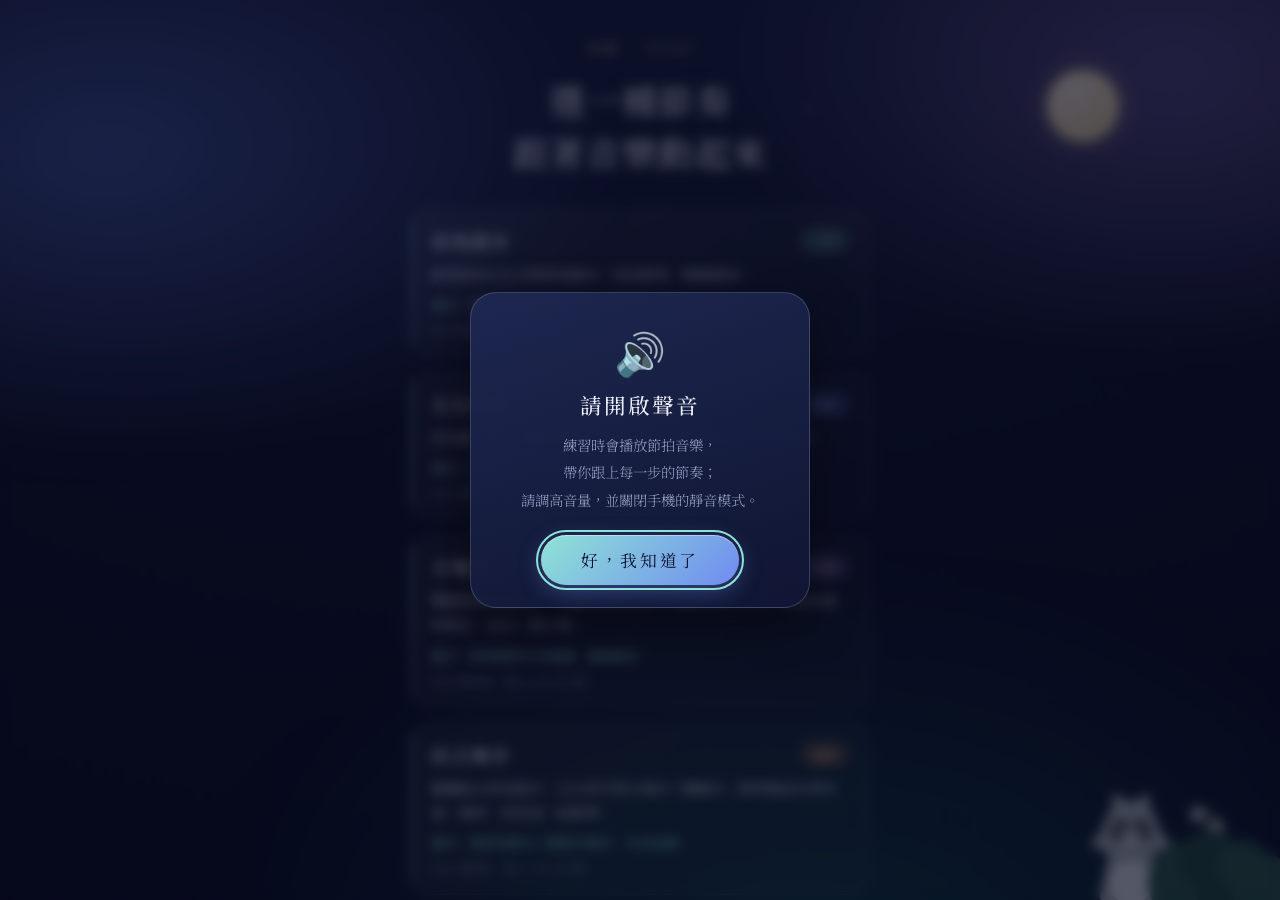
<file: step/index.html>
<!DOCTYPE html>
<html lang="zh-Hant">
<head>
  <meta charset="UTF-8" />
  <meta name="viewport" content="width=device-width, initial-scale=1.0, maximum-scale=1.0, user-scalable=no, viewport-fit=cover" />
  <title>節律步伐 · 律動</title>

  <link rel="preconnect" href="https://fonts.googleapis.com" />
  <link rel="preconnect" href="https://fonts.gstatic.com" crossorigin />
  <link href="https://fonts.googleapis.com/css2?family=Cormorant+Garamond:wght@300;400;500&family=Noto+Serif+TC:wght@300;400;500;600&display=swap" rel="stylesheet" />

  <link rel="stylesheet" href="css/style.css" />
</head>
<body>
  <!-- 背景：極光漂移 + 顆粒紋理 -->
  <div class="aurora" aria-hidden="true"></div>
  <div class="grain" aria-hidden="true"></div>

  <!-- 夜晚場景 -->
  <div class="night" aria-hidden="true">
    <svg class="moon" viewBox="0 0 100 100">
      <defs>
        <radialGradient id="moonGrad" cx="38%" cy="34%" r="72%">
          <stop offset="0%" stop-color="#fdf6de" />
          <stop offset="60%" stop-color="#f0e2b2" />
          <stop offset="100%" stop-color="#e3cf96" />
        </radialGradient>
      </defs>
      <circle class="moon-disc" cx="50" cy="50" r="42" fill="url(#moonGrad)" />
      <g class="moon-face">
        <path d="M32 43 Q38 49 44 43" fill="none" stroke-width="3" stroke-linecap="round" />
        <path d="M56 43 Q62 49 68 43" fill="none" stroke-width="3" stroke-linecap="round" />
        <path d="M37 59 Q50 69 63 59" fill="none" stroke-width="3" stroke-linecap="round" />
      </g>
    </svg>

    <span class="star" style="--x:14%;--y:16%;--s:2px;--d:0s"></span>
    <span class="star" style="--x:26%;--y:9%;--s:1.5px;--d:1.1s"></span>
    <span class="star" style="--x:63%;--y:12%;--s:2.5px;--d:.5s"></span>
    <span class="star" style="--x:82%;--y:20%;--s:1.5px;--d:1.8s"></span>
    <span class="star" style="--x:47%;--y:7%;--s:2px;--d:2.4s"></span>
    <span class="star" style="--x:91%;--y:38%;--s:2px;--d:1.4s"></span>
    <span class="star" style="--x:8%;--y:34%;--s:1.5px;--d:3s"></span>
    <span class="star" style="--x:72%;--y:28%;--s:1.5px;--d:.8s"></span>

    <!-- 樹叢 + 浣熊（右下角） -->
    <svg class="scene scene-night" viewBox="0 0 340 180" preserveAspectRatio="xMaxYMax meet">
      <g class="raccoon" transform="translate(15,0)">
        <!-- 尾巴（同一路徑：底色 + 虛線環紋） -->
        <path class="rac-tail" d="M210 150 q50 8 52 -30 q2 -22 -20 -26" fill="none" stroke-width="15" stroke-linecap="round"/>
        <path class="rac-ring" d="M210 150 q50 8 52 -30 q2 -22 -20 -26" fill="none" stroke-width="15" stroke-linecap="butt"/>
        <!-- 身體（鐘型，與頭部相似） -->
        <path class="rac-body" d="M176 126 C160 126 152 134 151 148 C149 162 144 172 145 178 C147 184 159 186 176 186 C193 186 205 184 207 178 C208 172 203 162 201 148 C200 134 192 126 176 126 Z"/>
        <!-- 圓形肚皮（淺灰） -->
        <circle class="rac-belly" cx="176" cy="162" r="22"/>
        <!-- 頭部整組（向上移） -->
        <g transform="translate(0,-8)">
          <!-- 腮幫子（每邊兩個，畫在頭之前，基部被頭蓋住、只露尖端） -->
          <path class="rac-cheek" d="M158 123 L138 129 L158 131 Z M158 131 L138 133 L158 139 Z"/>
          <path class="rac-cheek" d="M194 123 L214 129 L194 131 Z M194 131 L214 133 L194 139 Z"/>
          <!-- 耳朵（杏仁核形，原本形狀） -->
          <path class="rac-ear" d="M165 97 Q155 92 159 80 Q168 85 167 97 Z"/>
          <path class="rac-ear" d="M187 97 Q197 92 193 80 Q184 85 185 97 Z"/>
          <!-- 頭（鐘型，下擺較圓潤） -->
          <path class="rac-head" d="M176 88 C163 88 155 94 152 104 C148 116 142 121 142 131 C142 139 154 144 168 144 L184 144 C198 144 210 139 210 131 C210 121 204 116 200 104 C197 94 189 88 176 88 Z"/>
          <!-- 內耳 -->
          <path class="rac-ear-in" d="M164 94 Q158 90 160 83 Q166 86 165 94 Z"/>
          <path class="rac-ear-in" d="M188 94 Q194 90 192 83 Q186 86 187 94 Z"/>
          <!-- 臉（僅鼻子周圍、淺灰） -->
          <ellipse class="rac-face" cx="176" cy="127" rx="8" ry="7"/>
          <!-- 眼罩（八字、分開，眼尾落在灰區） -->
          <ellipse class="rac-mask" cx="164" cy="118" rx="7.5" ry="11" transform="rotate(30 164 118)"/>
          <ellipse class="rac-mask" cx="188" cy="118" rx="7.5" ry="11" transform="rotate(-30 188 118)"/>
          <!-- 眼睛 -->
          <circle class="rac-eye" cx="164" cy="119" r="2.6"/>
          <circle class="rac-eye" cx="188" cy="119" r="2.6"/>
          <!-- 鼻（倒三角） -->
          <path class="rac-nose" d="M172 126 h8 l-4 5 z"/>
        </g>
      </g>
      <g class="bush">
        <circle cx="248" cy="162" r="40"/>
        <circle cx="292" cy="170" r="36"/>
        <circle cx="320" cy="162" r="30"/>
        <circle cx="270" cy="140" r="30"/>
        <circle cx="302" cy="146" r="26"/>
      </g>
    </svg>

    <!-- 樹叢飄出的音符 -->
    <span class="note" style="--nx:80%;--nb:14%;--nz:20px;--dur:6s;--delay:0s">♪</span>
    <span class="note" style="--nx:86%;--nb:18%;--nz:16px;--dur:7s;--delay:1.4s">♫</span>
    <span class="note" style="--nx:74%;--nb:12%;--nz:22px;--dur:6.5s;--delay:2.6s">♩</span>
    <span class="note" style="--nx:90%;--nb:16%;--nz:16px;--dur:7.5s;--delay:3.8s">♪</span>
    <span class="note" style="--nx:78%;--nb:20%;--nz:18px;--dur:6.8s;--delay:5s">♫</span>
  </div>

  <!-- 早晨場景 -->
  <div class="day" aria-hidden="true">
    <svg class="sun" viewBox="0 0 120 120">
      <defs>
        <radialGradient id="sunGrad" cx="42%" cy="38%" r="65%">
          <stop offset="0%" stop-color="#fff6c2" />
          <stop offset="55%" stop-color="#ffd24d" />
          <stop offset="100%" stop-color="#ffb020" />
        </radialGradient>
      </defs>
      <g class="sun-rays" stroke="#ffc84d" stroke-width="4" stroke-linecap="round">
        <line x1="60" y1="6" x2="60" y2="20" transform="rotate(0 60 60)" />
        <line x1="60" y1="6" x2="60" y2="20" transform="rotate(45 60 60)" />
        <line x1="60" y1="6" x2="60" y2="20" transform="rotate(90 60 60)" />
        <line x1="60" y1="6" x2="60" y2="20" transform="rotate(135 60 60)" />
        <line x1="60" y1="6" x2="60" y2="20" transform="rotate(180 60 60)" />
        <line x1="60" y1="6" x2="60" y2="20" transform="rotate(225 60 60)" />
        <line x1="60" y1="6" x2="60" y2="20" transform="rotate(270 60 60)" />
        <line x1="60" y1="6" x2="60" y2="20" transform="rotate(315 60 60)" />
      </g>
      <circle class="sun-disc" cx="60" cy="60" r="32" fill="url(#sunGrad)" />
      <g class="sun-face">
        <circle cx="51" cy="56" r="3" />
        <circle cx="69" cy="56" r="3" />
        <path d="M49 66 Q60 76 71 66" fill="none" stroke-width="3.5" stroke-linecap="round" />
      </g>
    </svg>

    <!-- 樹叢 + 斑馬（右下角） -->
    <svg class="scene scene-day" viewBox="0 0 340 180" preserveAspectRatio="xMaxYMax meet">
      <defs>
        <clipPath id="zbody"><path d="M110 124 C108 106 122 100 150 101 C186 100 224 104 244 114 C256 120 256 134 248 148 C238 162 210 166 180 166 C148 166 124 163 115 149 C110 141 111 132 110 124 Z"/></clipPath>
      </defs>
      <!-- 面向右方低頭吃草：頭與脖子沒入樹叢，只露出身體與尾巴 -->
      <g class="zebra">
        <!-- 尾巴 + 毛球（屁股後方、微微偏上） -->
        <path class="zeb-tail" d="M114 128 C106 125 99 122 91 117" fill="none"/>
        <path class="zeb-tail-tuft" d="M91 117 q-9 -3 -10 -13 q12 1 13 12 z"/>
        <!-- 腿 + 蹄（兩後腿在屁股下方） -->
        <rect class="zeb-leg" x="126" y="150" width="9" height="26" rx="2"/>
        <rect class="zeb-leg" x="144" y="152" width="9" height="24" rx="2"/>
        <rect class="zeb-leg" x="200" y="150" width="9" height="26" rx="2"/>
        <rect class="zeb-leg" x="218" y="152" width="9" height="24" rx="2"/>
        <rect class="zeb-hoof" x="126" y="172" width="9" height="4" rx="1"/>
        <rect class="zeb-hoof" x="144" y="172" width="9" height="4" rx="1"/>
        <rect class="zeb-hoof" x="200" y="172" width="9" height="4" rx="1"/>
        <rect class="zeb-hoof" x="218" y="172" width="9" height="4" rx="1"/>
        <!-- 身體＋臀部：一整塊馬鈴薯形（身體回前一版大小，只有臀部變鼓） -->
        <path class="zeb-body" d="M110 124 C108 106 122 100 150 101 C186 100 224 104 244 114 C256 120 256 134 248 148 C238 162 210 166 180 166 C148 166 124 163 115 149 C110 141 111 132 110 124 Z"/>
        <!-- 脖子（往右下沒入樹叢） -->
        <path class="zeb-neck" d="M216 122 C238 118 254 126 262 150 L246 152 C242 134 234 130 218 137 Z"/>
        <!-- 頭（藏在樹叢裡） -->
        <ellipse class="zeb-head" cx="264" cy="152" rx="16" ry="10" transform="rotate(26 264 152)"/>
        <!-- 鬃毛 -->
        <path class="zeb-mane" d="M218 110 L221 100 L225 109 L229 101 L233 110 L237 102 L242 111 L245 104 L249 113 L253 106 L257 116" fill="none"/>
        <!-- 身體條紋（直向、全部平行、裁切到馬鈴薯形） -->
        <g class="zeb-stripes" clip-path="url(#zbody)">
          <rect x="158" y="102" width="6" height="66"/>
          <rect x="172" y="102" width="6" height="66"/>
          <rect x="186" y="102" width="6" height="66"/>
          <rect x="200" y="104" width="6" height="62"/>
          <rect x="214" y="106" width="6" height="56"/>
          <rect x="228" y="110" width="6" height="48"/>
        </g>
        <!-- 臀部條紋（直向微弧、朝尾巴方向凹） -->
        <g clip-path="url(#zbody)">
          <path class="zeb-hstripe" d="M118 104 Q124 134 118 164"/>
          <path class="zeb-hstripe" d="M130 102 Q136 134 130 166"/>
          <path class="zeb-hstripe" d="M142 104 Q148 134 142 164"/>
        </g>
        <!-- 腿部條紋（橫向、身體下方，不與身體交叉） -->
        <path class="zeb-nstripe" d="M126 167 h9 M144 168 h9 M200 167 h9 M218 168 h9" fill="none" stroke-width="3"/>
      </g>
      <g class="bush">
        <circle cx="248" cy="162" r="40"/>
        <circle cx="292" cy="170" r="36"/>
        <circle cx="320" cy="162" r="30"/>
        <circle cx="270" cy="140" r="30"/>
        <circle cx="302" cy="146" r="26"/>
      </g>
    </svg>

    <!-- 樹叢飄出的音符 -->
    <span class="note" style="--nx:80%;--nb:14%;--nz:20px;--dur:6s;--delay:0s">♪</span>
    <span class="note" style="--nx:86%;--nb:18%;--nz:16px;--dur:7s;--delay:1.4s">♫</span>
    <span class="note" style="--nx:74%;--nb:12%;--nz:22px;--dur:6.5s;--delay:2.6s">♩</span>
    <span class="note" style="--nx:90%;--nb:16%;--nz:16px;--dur:7.5s;--delay:3.8s">♪</span>
    <span class="note" style="--nx:78%;--nb:20%;--nz:18px;--dur:6.8s;--delay:5s">♫</span>
  </div>

  <main class="stage">

    <!-- 畫面 0：首頁選單 -->
    <section id="screen-menu" class="screen">
      <p class="eyebrow">律動 · STEP</p>
      <h1 class="menu-title">選一種節奏<br />跟著音樂動起來</h1>
      <ul class="mode-list" id="mode-list"><!-- JS 依 patterns 產生 --></ul>
    </section>

    <!-- 畫面 1：引導（步伐舞台） -->
    <section id="screen-guide" class="screen">
      <button class="guide-back" id="btn-menu" aria-label="返回選單">‹ 選單</button>
      <p class="eyebrow">節律步伐</p>
      <h2 class="guide-title" id="guide-title">原地踏步</h2>
      <p class="stage-banner" id="stage-banner"></p>
      <p class="guide-sub" id="guide-sub"></p>

      <div class="step-stage">
        <div class="beat-dots" id="beat-dots"></div>

        <div class="cue-center" id="cue-center">
          <span class="cue-arrow" id="cue-arrow"></span>
          <span class="cue-label" id="cue-label">準備</span>
        </div>

        <div class="foot-area">
          <!-- 方塊步的方塊背景（只在方塊步顯示） -->
          <div class="step-square" id="step-square" hidden>
            <span class="sq-dot" style="left:0;top:0"></span>
            <span class="sq-dot" style="left:100%;top:0"></span>
            <span class="sq-dot" style="left:0;top:100%"></span>
            <span class="sq-dot" style="left:100%;top:100%"></span>
          </div>
          <div class="foot foot-l" id="foot-l">
            <div class="foot-rot"><svg viewBox="0 0 60 96"><path class="foot-shape" d="M30 4 C43 4 49 18 47 38 C46 54 44 66 42 78 C41 88 36 92 30 92 C24 92 19 88 18 78 C16 66 14 54 13 38 C11 18 17 4 30 4 Z"/></svg></div>
          </div>
          <div class="foot foot-r" id="foot-r">
            <div class="foot-rot"><svg viewBox="0 0 60 96"><path class="foot-shape" d="M30 4 C43 4 49 18 47 38 C46 54 44 66 42 78 C41 88 36 92 30 92 C24 92 19 88 18 78 C16 66 14 54 13 38 C11 18 17 4 30 4 Z"/></svg></div>
          </div>
        </div>

        <div class="countin" id="countin"></div>
      </div>

      <div class="controls">
        <button class="btn-primary" id="btn-start">開始</button>
        <div class="ctl-row" id="ctl-row">
          <button class="ctl" id="btn-pause" aria-label="暫停或繼續">暫停</button>
          <button class="ctl" id="btn-sound" aria-label="音效開關">♪ 音效</button>
          <button class="ctl" id="btn-stop" aria-label="結束">結束</button>
        </div>
      </div>
    </section>

    <!-- 畫面 2：完成（滿版） -->
    <section id="screen-done" class="screen">
      <div class="done-card">
        <div class="done-mark">💪</div>
        <h2 class="done-title">完成</h2>
        <p class="done-sub">身體暖了、節奏也回來了，做得好！</p>
        <button class="btn-primary" id="btn-again">再做一次</button>
        <button class="btn-ghost" id="btn-close">關閉</button>
      </div>
    </section>

  </main>

  <!-- 進入主選單時的提醒：開啟聲音 -->
  <div class="sound-tip" id="sound-tip" role="dialog" aria-modal="true" aria-labelledby="sound-tip-title" hidden>
    <div class="sound-tip-card">
      <div class="sound-tip-icon" aria-hidden="true">🔊</div>
      <h2 class="sound-tip-title" id="sound-tip-title">請開啟聲音</h2>
      <p class="sound-tip-text">練習時會播放節拍音樂，<br />帶你跟上每一步的節奏；<br />請調高音量，並關閉手機的靜音模式。</p>
      <button class="btn-primary" id="btn-sound-tip">好，我知道了</button>
    </div>
  </div>

  <!-- LINE LIFF SDK -->
  <script src="https://static.line-scdn.net/liff/edge/2/sdk.js"></script>

  <!-- 應用程式模組 -->
  <script src="js/patterns.js"></script>
  <script src="js/rhythm-audio.js"></script>
  <script src="js/rhythm-engine.js"></script>
  <script src="js/liff-init.js"></script>

  <!-- 介面接線（DOM × 引擎 × LIFF） -->
  <script>
    (function () {
      const screens = {
        menu: document.getElementById('screen-menu'),
        guide: document.getElementById('screen-guide'),
        done: document.getElementById('screen-done'),
      };

      const el = {
        modeList: document.getElementById('mode-list'),
        btnMenu: document.getElementById('btn-menu'),
        guideEl: document.getElementById('screen-guide'),
        guideTitle: document.getElementById('guide-title'),
        stageBanner: document.getElementById('stage-banner'),
        guideSub: document.getElementById('guide-sub'),
        footL: document.getElementById('foot-l'),
        footR: document.getElementById('foot-r'),
        stepSquare: document.getElementById('step-square'),
        cueCenter: document.getElementById('cue-center'),
        cueArrow: document.getElementById('cue-arrow'),
        cueLabel: document.getElementById('cue-label'),
        beatDots: document.getElementById('beat-dots'),
        countin: document.getElementById('countin'),
        btnStart: document.getElementById('btn-start'),
        btnPause: document.getElementById('btn-pause'),
        btnSound: document.getElementById('btn-sound'),
        btnStop: document.getElementById('btn-stop'),
        btnAgain: document.getElementById('btn-again'),
        btnClose: document.getElementById('btn-close'),
        soundTip: document.getElementById('sound-tip'),
        btnSoundTip: document.getElementById('btn-sound-tip'),
      };

      const audio = new window.RhythmAudio();
      let engine = null;
      let currentType = window.DEFAULT_PATTERN;
      let currentScreen = null;
      let cameFromMenu = false;

      const DIFF_LEVEL = { '入門': 1, '初級': 2, '中級': 3, '進階': 4 };
      const ARROWS = { front: '↑', back: '↓', left: '←', right: '→' };

      // 腳印位置（單位 → 像素）。待機：左腳 -1、右腳 +1。
      // 左右(X)與前後(Y)分開單位：Y 較大讓方塊步上下不重疊；須與 CSS .step-square 尺寸一致。
      const FOOT_UX = 50;
      const FOOT_UY = 58;
      // 待機腳印整體下移：方塊步向上的腳印落在較矮的軌道內，畫面更緊湊、按鈕不用捲動就看得到。
      // 須與 CSS .foot-area 高度、.step-square 位置一致。
      const FOOT_BASE_Y = 58;
      const footPos = { L: { x: -1, y: 0 }, R: { x: 1, y: 0 } };
      function applyFeet() {
        el.footL.style.transform =
          'translate(calc(-50% + ' + (footPos.L.x * FOOT_UX) + 'px), calc(-50% + ' + (FOOT_BASE_Y + footPos.L.y * FOOT_UY) + 'px))';
        el.footR.style.transform =
          'translate(calc(-50% + ' + (footPos.R.x * FOOT_UX) + 'px), calc(-50% + ' + (FOOT_BASE_Y + footPos.R.y * FOOT_UY) + 'px))';
      }
      function resetFeet() {
        footPos.L = { x: -1, y: 0 };
        footPos.R = { x: 1, y: 0 };
        applyFeet();
      }

      // —— 上下滑動轉場 ——
      function activate(name, dir) {
        const target = screens[name];
        if (currentScreen === target) return;
        if (!currentScreen) { target.classList.add('is-active'); currentScreen = target; return; }
        const prev = currentScreen;
        target.classList.remove('is-active', 'above', 'below');
        target.classList.add(dir === 'down' ? 'below' : 'above');
        prev.classList.remove('is-active');
        prev.classList.add(dir === 'down' ? 'above' : 'below');
        requestAnimationFrame(() => requestAnimationFrame(() => {
          target.classList.remove('above', 'below');
          target.classList.add('is-active');
        }));
        currentScreen = target;
      }

      // —— 選單 ——
      function durationText(p) {
        const sec = Math.round(p.bars * (p.beatsPerBar || 4) * 60 / p.bpm);
        const m = Math.floor(sec / 60), s = sec % 60;
        const t = m > 0 ? (m + ' 分' + (s ? ' ' + s + ' 秒' : '')) : (s + ' 秒');
        return p.bpm + ' BPM · 約 ' + t;
      }

      function buildMenu() {
        el.modeList.innerHTML = '';
        Object.values(window.STEP_PATTERNS).forEach((p, i) => {
          const li = document.createElement('li');
          li.className = 'mode-item';
          li.style.setProperty('--i', i);
          const lvl = DIFF_LEVEL[p.difficulty] || 1;
          li.innerHTML =
            '<div class="mode-head">' +
              '<span class="mode-name">' + p.name + '</span>' +
              '<span class="mode-diff diff-' + lvl + '">' + p.difficulty + '</span>' +
            '</div>' +
            '<p class="mode-intro">' + p.intro + '</p>' +
            '<p class="mode-situation">適合：' + p.situation + '</p>' +
            '<p class="mode-meta">' + durationText(p) + '</p>';
          li.addEventListener('click', () => selectFromMenu(p.id));
          el.modeList.appendChild(li);
        });
      }

      function selectFromMenu(type) {
        cameFromMenu = true;
        loadGuide(type);
        activate('guide', 'down');
      }

      function buildBeatDots(n) {
        el.beatDots.innerHTML = '';
        for (let i = 0; i < n; i++) {
          const d = document.createElement('span');
          d.className = 'beat-dot';
          el.beatDots.appendChild(d);
        }
      }

      function setStageIdle() {
        el.footL.classList.remove('active');
        el.footR.classList.remove('active');
        el.cueCenter.classList.remove('pulse', 'accent');
        el.cueArrow.textContent = '';
        el.cueLabel.textContent = '準備';
        el.countin.classList.remove('show');
        Array.from(el.beatDots.children).forEach((d) => d.classList.remove('lit'));
        el.guideSub.classList.remove('note-rest');
        el.stageBanner.textContent = '';
        el.stageBanner.classList.remove('show');
        el.guideEl.classList.remove('combo-running');
        resetFeet();
      }

      // 階段提示文字（① 教學 · ...）
      function stageDesc(stage) {
        return stage.banner; // 純句子（不加階段標籤與編號）
      }

      function loadGuide(type) {
        currentType = type;
        const p = window.STEP_PATTERNS[type];
        el.guideTitle.textContent = p.name;
        el.guideSub.textContent = durationText(p);
        el.guideEl.classList.remove('running');
        el.guideEl.classList.toggle('from-menu', cameFromMenu);
        el.btnStart.textContent = '開始';
        el.stepSquare.hidden = (type !== 'box'); // 方塊背景只在方塊步顯示
        buildBeatDots(p.beatsPerBar || 4);
        setStageIdle();
      }

      // —— 開始 / 重新開始 ——
      function startRun() {
        if (engine) engine.stop();
        if (currentType === 'combo' && window.rebuildCombo) window.rebuildCombo(); // 每次隨機組合
        const p = window.STEP_PATTERNS[currentType];

        el.guideEl.classList.add('running');
        el.btnStart.textContent = '重新開始';
        el.btnPause.textContent = '暫停';
        buildBeatDots(p.beatsPerBar || 4);
        setStageIdle();

        engine = new window.RhythmEngine(p, audio, {
          onRest(n, stage, index) {
            // 休息 5 秒：靜下來、腳步歸位。提示文字放在標題下方（guide-sub），標題保留在上方
            el.footL.classList.remove('active');
            el.footR.classList.remove('active');
            resetFeet();
            Array.from(el.beatDots.children).forEach((d) => d.classList.remove('lit'));
            el.cueCenter.classList.remove('pulse', 'accent');
            el.cueArrow.textContent = '';
            el.cueLabel.textContent = '休息';

            // 練習/正式 休息：親切提示接續（教學不會進到這裡）
            el.guideSub.textContent = (stage.name === '正式')
              ? '準備好了嗎？要正式開始嘍！'
              : '先喘口氣、放鬆一下～準備加快速度嘍！';
            el.guideSub.classList.add('note-rest');
            el.stageBanner.classList.remove('show'); // 隱藏綜合預告膠囊，讓標題回來
            el.guideEl.classList.remove('combo-running');

            el.countin.textContent = n;
            el.countin.classList.remove('show');
            void el.countin.offsetWidth;
            el.countin.classList.add('show');
          },
          onCountIn(n, stage, index) {
            // 預備倒數：階段說明放在標題下方（guide-sub），標題保留
            el.guideSub.textContent = stageDesc(stage);
            el.guideSub.classList.remove('note-rest');
            el.stageBanner.classList.remove('show'); // 預備倒數不顯示綜合預告膠囊
            el.guideEl.classList.remove('combo-running');
            el.cueLabel.textContent = '預備';
            el.countin.textContent = n;
            // 每個數字都要重新觸發動畫（否則第一次之後動畫已結束、停在 opacity:0 而看不見）
            el.countin.classList.remove('show');
            void el.countin.offsetWidth;
            el.countin.classList.add('show');
          },
          onBeat(cue, beatInBar, barIndex, stageBars, stage) {
            el.countin.classList.remove('show');
            el.guideSub.classList.remove('note-rest');
            el.cueLabel.textContent = cue.label;
            el.cueArrow.textContent = ARROWS[cue.dir] || '';

            // guide-sub 顯示進度：正式階段不加標籤，教學/練習保留標籤
            const label = stage.name === '正式' ? '' : (stage.name + ' · ');
            el.guideSub.textContent = label + '第 ' + (barIndex + 1) + ' / ' + stageBars + ' 小節';

            // 綜合舞步：頂部藍色膠囊持續預告「接下來 · 下一段舞步」（此時淡出標題讓膠囊獨佔頂部）
            if (cue.nextMove) {
              el.guideEl.classList.add('combo-running');
              el.stageBanner.textContent = '接下來 · ' + cue.nextMove;
              el.stageBanner.classList.add('show');
            } else {
              el.stageBanner.classList.remove('show');
              el.guideEl.classList.remove('combo-running');
            }

            // 綜合舞步每段開頭：先讓雙腳回到中立站姿，避免銜接時腳步重疊
            if (cue.reset) { footPos.L = { x: -1, y: 0 }; footPos.R = { x: 1, y: 0 }; }

            // 更新腳印位置：有位移(x)就滑過去並停住；y 指定前後、未指定回到地面線
            const activeKeys = cue.foot === 'both' ? ['L', 'R'] : [cue.foot];
            activeKeys.forEach((k) => {
              if (cue.x !== undefined) footPos[k].x = cue.x;
              footPos[k].y = cue.y !== undefined ? cue.y : 0;
            });
            applyFeet();

            // 腳印高亮 + 抬腳（移除再加以重新觸發動畫）
            el.footL.classList.remove('active');
            el.footR.classList.remove('active');
            const targets = cue.foot === 'both' ? [el.footL, el.footR]
              : cue.foot === 'L' ? [el.footL] : [el.footR];
            targets.forEach((f) => { void f.offsetWidth; f.classList.add('active'); });

            // 中央脈動
            el.cueCenter.classList.remove('pulse', 'accent');
            void el.cueCenter.offsetWidth;
            el.cueCenter.classList.add('pulse');
            if (cue.accent) el.cueCenter.classList.add('accent');

            // 拍點指示
            Array.from(el.beatDots.children).forEach((d, i) => d.classList.toggle('lit', i === beatInBar));
          },
          onComplete() {
            el.guideEl.classList.remove('running');
            activate('done', 'down');
          },
        });
        engine.start();
      }

      // —— 事件 ——
      el.btnStart.addEventListener('click', () => {
        // unlock() 會同步建立 AudioContext，resume 在背景進行（不 await，避免卡住畫面）
        audio.unlock();
        startRun();
      });

      el.btnPause.addEventListener('click', () => {
        if (!engine) return;
        const paused = engine.togglePause();
        el.btnPause.textContent = paused ? '繼續' : '暫停';
        el.guideEl.classList.toggle('paused', paused);
      });

      el.btnSound.addEventListener('click', () => {
        audio.enabled = !audio.enabled;
        el.btnSound.classList.toggle('off', !audio.enabled);
        el.btnSound.textContent = audio.enabled ? '♪ 音效' : '♪ 靜音';
      });

      el.btnStop.addEventListener('click', () => {
        if (engine) engine.stop();
        el.guideEl.classList.remove('running');
        activate('done', 'down');
      });

      el.btnAgain.addEventListener('click', () => {
        loadGuide(currentType);
        activate('guide', 'up');
      });

      el.btnClose.addEventListener('click', () => window.AppLiff.close());

      // —— 開啟聲音提醒（每次開啟 App 進到主選單時顯示一次） ——
      function showSoundTip() {
        el.soundTip.hidden = false;
        requestAnimationFrame(() => el.soundTip.classList.add('show'));
        el.btnSoundTip.focus();
      }
      el.btnSoundTip.addEventListener('click', () => {
        el.soundTip.classList.remove('show');
        setTimeout(() => { el.soundTip.hidden = true; }, 300);
      });

      el.btnMenu.addEventListener('click', () => {
        if (engine) engine.stop();
        activate('menu', 'up');
      });

      // —— 啟動 ——
      function pickTheme() {
        const bg = new URLSearchParams(window.location.search).get('bg');
        if (bg === 'morning' || bg === 'day') return 'morning';
        if (bg === 'night') return 'night';
        const h = new Date().getHours();
        return (h >= 6 && h < 18) ? 'morning' : 'night';
      }

      (async function boot() {
        document.body.classList.add('theme-' + pickTheme());
        await window.AppLiff.init();
        buildMenu();
        if (window.AppLiff.hasType()) {
          cameFromMenu = false;
          loadGuide(window.AppLiff.getType());
          activate('guide');
        } else {
          activate('menu');
          showSoundTip();
        }
      })();
    })();
  </script>
</body>
</html>
</file>
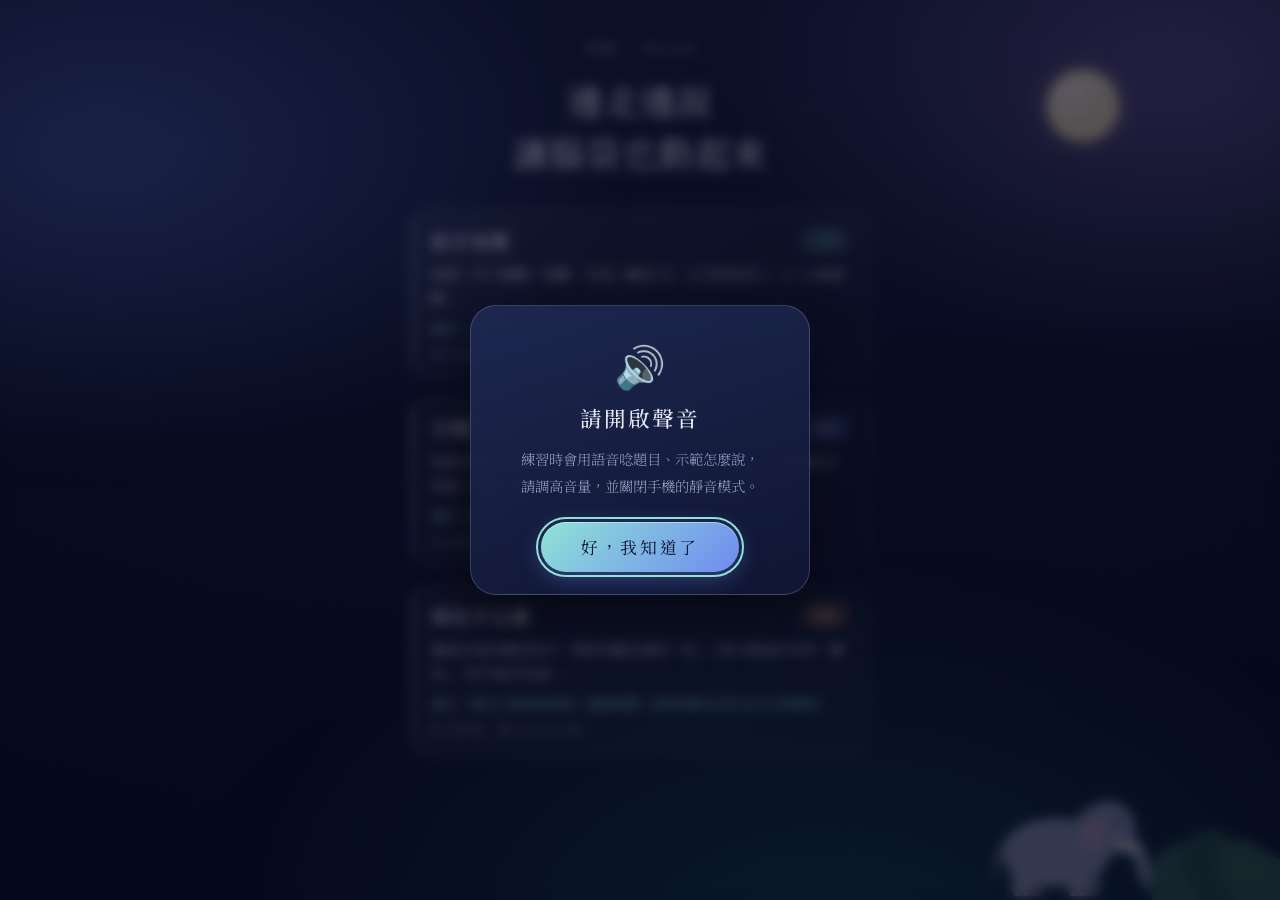
<file: walk/index.html>
<!DOCTYPE html>
<html lang="zh-Hant">
<head>
  <meta charset="UTF-8" />
  <meta name="viewport" content="width=device-width, initial-scale=1.0, maximum-scale=1.0, user-scalable=no, viewport-fit=cover" />
  <title>認知步行 · 律動</title>

  <link rel="preconnect" href="https://fonts.googleapis.com" />
  <link rel="preconnect" href="https://fonts.gstatic.com" crossorigin />
  <link href="https://fonts.googleapis.com/css2?family=Cormorant+Garamond:wght@300;400;500&family=Noto+Serif+TC:wght@300;400;500;600&display=swap" rel="stylesheet" />

  <link rel="stylesheet" href="css/style.css" />
</head>
<body>
  <!-- 背景：極光漂移 + 顆粒紋理 -->
  <div class="aurora" aria-hidden="true"></div>
  <div class="grain" aria-hidden="true"></div>

  <!-- 夜晚場景 -->
  <div class="night" aria-hidden="true">
    <svg class="moon" viewBox="0 0 100 100">
      <defs>
        <radialGradient id="moonGrad" cx="38%" cy="34%" r="72%">
          <stop offset="0%" stop-color="#fdf6de" />
          <stop offset="60%" stop-color="#f0e2b2" />
          <stop offset="100%" stop-color="#e3cf96" />
        </radialGradient>
      </defs>
      <circle class="moon-disc" cx="50" cy="50" r="42" fill="url(#moonGrad)" />
      <g class="moon-face">
        <path d="M32 43 Q38 49 44 43" fill="none" stroke-width="3" stroke-linecap="round" />
        <path d="M56 43 Q62 49 68 43" fill="none" stroke-width="3" stroke-linecap="round" />
        <path d="M37 59 Q50 69 63 59" fill="none" stroke-width="3" stroke-linecap="round" />
      </g>
    </svg>

    <span class="star" style="--x:14%;--y:16%;--s:2px;--d:0s"></span>
    <span class="star" style="--x:26%;--y:9%;--s:1.5px;--d:1.1s"></span>
    <span class="star" style="--x:63%;--y:12%;--s:2.5px;--d:.5s"></span>
    <span class="star" style="--x:82%;--y:20%;--s:1.5px;--d:1.8s"></span>
    <span class="star" style="--x:47%;--y:7%;--s:2px;--d:2.4s"></span>
    <span class="star" style="--x:91%;--y:38%;--s:2px;--d:1.4s"></span>
    <span class="star" style="--x:8%;--y:34%;--s:1.5px;--d:3s"></span>
    <span class="star" style="--x:72%;--y:28%;--s:1.5px;--d:.8s"></span>


    <!-- 樹叢 + 大象（右下角） -->
    <svg class="scene scene-night" viewBox="0 0 340 180" preserveAspectRatio="xMaxYMax meet">
      <!-- 面向右方、象鼻伸進樹叢吃葉子；四腳對角交替，慢慢原地踏步 -->
      <g class="elephant" transform="translate(-24,0)">
        <!-- 尾巴 + 毛尖 -->
        <path class="ele-tail" d="M90 126 q-12 8 -10 24" fill="none"/>
        <path class="ele-tuft" d="M80 149 q-5 6 1 10 q6 -3 3 -10 z"/>
        <!-- 遠側腿（較暗） -->
        <g class="ele-leg-b"><rect class="ele-leg-far" x="110" y="146" width="18" height="30" rx="7"/></g>
        <g class="ele-leg-a"><rect class="ele-leg-far" x="166" y="146" width="18" height="30" rx="7"/></g>
        <!-- 身體 -->
        <ellipse class="ele-body" cx="140" cy="132" rx="54" ry="34"/>
        <!-- 近側腿 + 趾甲 -->
        <g class="ele-leg-a">
          <rect class="ele-leg" x="96" y="148" width="20" height="28" rx="7"/>
          <ellipse class="ele-nail" cx="101" cy="174" rx="3" ry="1.7"/><ellipse class="ele-nail" cx="110" cy="174" rx="3" ry="1.7"/>
        </g>
        <g class="ele-leg-b">
          <rect class="ele-leg" x="152" y="148" width="20" height="28" rx="7"/>
          <ellipse class="ele-nail" cx="157" cy="174" rx="3" ry="1.7"/><ellipse class="ele-nail" cx="166" cy="174" rx="3" ry="1.7"/>
        </g>
        <!-- 象鼻（畫在頭之前，根部被頭蓋住；尖端沒入樹叢） -->
        <path class="ele-trunk" d="M208 116 C222 124 226 142 232 162" fill="none"/>
        <!-- 頭 -->
        <circle class="ele-head" cx="192" cy="108" r="27"/>
        <!-- 大耳朵 -->
        <ellipse class="ele-ear" cx="176" cy="112" rx="17" ry="24"/>
        <ellipse class="ele-ear-in" cx="177" cy="114" rx="10" ry="16"/>
        <!-- 眼睛 -->
        <circle class="ele-eye" cx="203" cy="101" r="2.8"/>
        <!-- 象牙 -->
        <path class="ele-tusk" d="M203 124 q8 9 18 4" fill="none"/>
      </g>
      <g class="bush">
        <circle cx="248" cy="162" r="40"/>
        <circle cx="292" cy="170" r="36"/>
        <circle cx="320" cy="162" r="30"/>
        <circle cx="270" cy="140" r="30"/>
        <circle cx="302" cy="146" r="26"/>
      </g>
    </svg>

    <!-- 樹叢飄出的音符 -->
    <span class="note" style="--nx:80%;--nb:14%;--nz:20px;--dur:6s;--delay:0s">♪</span>
    <span class="note" style="--nx:86%;--nb:18%;--nz:16px;--dur:7s;--delay:1.4s">♫</span>
    <span class="note" style="--nx:74%;--nb:12%;--nz:22px;--dur:6.5s;--delay:2.6s">♩</span>
    <span class="note" style="--nx:90%;--nb:16%;--nz:16px;--dur:7.5s;--delay:3.8s">♪</span>
    <span class="note" style="--nx:78%;--nb:20%;--nz:18px;--dur:6.8s;--delay:5s">♫</span>
  </div>

  <!-- 早晨場景 -->
  <div class="day" aria-hidden="true">
    <svg class="sun" viewBox="0 0 120 120">
      <defs>
        <radialGradient id="sunGrad" cx="42%" cy="38%" r="65%">
          <stop offset="0%" stop-color="#fff6c2" />
          <stop offset="55%" stop-color="#ffd24d" />
          <stop offset="100%" stop-color="#ffb020" />
        </radialGradient>
      </defs>
      <g class="sun-rays" stroke="#ffc84d" stroke-width="4" stroke-linecap="round">
        <line x1="60" y1="6" x2="60" y2="20" transform="rotate(0 60 60)" />
        <line x1="60" y1="6" x2="60" y2="20" transform="rotate(45 60 60)" />
        <line x1="60" y1="6" x2="60" y2="20" transform="rotate(90 60 60)" />
        <line x1="60" y1="6" x2="60" y2="20" transform="rotate(135 60 60)" />
        <line x1="60" y1="6" x2="60" y2="20" transform="rotate(180 60 60)" />
        <line x1="60" y1="6" x2="60" y2="20" transform="rotate(225 60 60)" />
        <line x1="60" y1="6" x2="60" y2="20" transform="rotate(270 60 60)" />
        <line x1="60" y1="6" x2="60" y2="20" transform="rotate(315 60 60)" />
      </g>
      <circle class="sun-disc" cx="60" cy="60" r="32" fill="url(#sunGrad)" />
      <g class="sun-face">
        <circle cx="51" cy="56" r="3" />
        <circle cx="69" cy="56" r="3" />
        <path d="M49 66 Q60 76 71 66" fill="none" stroke-width="3.5" stroke-linecap="round" />
      </g>
    </svg>

    <!-- 樹叢 + 大象（右下角） -->
    <svg class="scene scene-day" viewBox="0 0 340 180" preserveAspectRatio="xMaxYMax meet">
      <!-- 面向右方、象鼻伸進樹叢吃葉子；四腳對角交替，慢慢原地踏步 -->
      <g class="elephant" transform="translate(-24,0)">
        <!-- 尾巴 + 毛尖 -->
        <path class="ele-tail" d="M90 126 q-12 8 -10 24" fill="none"/>
        <path class="ele-tuft" d="M80 149 q-5 6 1 10 q6 -3 3 -10 z"/>
        <!-- 遠側腿（較暗） -->
        <g class="ele-leg-b"><rect class="ele-leg-far" x="110" y="146" width="18" height="30" rx="7"/></g>
        <g class="ele-leg-a"><rect class="ele-leg-far" x="166" y="146" width="18" height="30" rx="7"/></g>
        <!-- 身體 -->
        <ellipse class="ele-body" cx="140" cy="132" rx="54" ry="34"/>
        <!-- 近側腿 + 趾甲 -->
        <g class="ele-leg-a">
          <rect class="ele-leg" x="96" y="148" width="20" height="28" rx="7"/>
          <ellipse class="ele-nail" cx="101" cy="174" rx="3" ry="1.7"/><ellipse class="ele-nail" cx="110" cy="174" rx="3" ry="1.7"/>
        </g>
        <g class="ele-leg-b">
          <rect class="ele-leg" x="152" y="148" width="20" height="28" rx="7"/>
          <ellipse class="ele-nail" cx="157" cy="174" rx="3" ry="1.7"/><ellipse class="ele-nail" cx="166" cy="174" rx="3" ry="1.7"/>
        </g>
        <!-- 象鼻（畫在頭之前，根部被頭蓋住；尖端沒入樹叢） -->
        <path class="ele-trunk" d="M208 116 C222 124 226 142 232 162" fill="none"/>
        <!-- 頭 -->
        <circle class="ele-head" cx="192" cy="108" r="27"/>
        <!-- 大耳朵 -->
        <ellipse class="ele-ear" cx="176" cy="112" rx="17" ry="24"/>
        <ellipse class="ele-ear-in" cx="177" cy="114" rx="10" ry="16"/>
        <!-- 眼睛 -->
        <circle class="ele-eye" cx="203" cy="101" r="2.8"/>
        <!-- 象牙 -->
        <path class="ele-tusk" d="M203 124 q8 9 18 4" fill="none"/>
      </g>
      <g class="bush">
        <circle cx="248" cy="162" r="40"/>
        <circle cx="292" cy="170" r="36"/>
        <circle cx="320" cy="162" r="30"/>
        <circle cx="270" cy="140" r="30"/>
        <circle cx="302" cy="146" r="26"/>
      </g>
    </svg>

    <!-- 樹叢飄出的音符 -->
    <span class="note" style="--nx:80%;--nb:14%;--nz:20px;--dur:6s;--delay:0s">♪</span>
    <span class="note" style="--nx:86%;--nb:18%;--nz:16px;--dur:7s;--delay:1.4s">♫</span>
    <span class="note" style="--nx:74%;--nb:12%;--nz:22px;--dur:6.5s;--delay:2.6s">♩</span>
    <span class="note" style="--nx:90%;--nb:16%;--nz:16px;--dur:7.5s;--delay:3.8s">♪</span>
    <span class="note" style="--nx:78%;--nb:20%;--nz:18px;--dur:6.8s;--delay:5s">♫</span>
  </div>

  <main class="stage">

    <!-- 畫面 0：首頁選單 -->
    <section id="screen-menu" class="screen">
      <p class="eyebrow">律動 · WALK</p>
      <h1 class="menu-title">邊走邊說<br />讓腦袋也動起來</h1>
      <ul class="mode-list" id="mode-list"><!-- JS 依 patterns 產生 --></ul>
    </section>

    <!-- 畫面 1：引導（題目卡 + 踏步舞台） -->
    <section id="screen-guide" class="screen">
      <button class="guide-back" id="btn-menu" aria-label="返回選單">‹ 選單</button>
      <p class="eyebrow">認知步行</p>
      <h2 class="guide-title" id="guide-title">踏步報數</h2>
      <p class="guide-sub" id="guide-sub"></p>

      <div class="walk-stage">
        <!-- 題目卡：任務說明 / 目前題目 / 上一題答案 -->
        <div class="task-card" id="task-card" aria-live="polite">
          <p class="task-hint" id="task-hint"></p>
          <p class="task-prompt" id="task-prompt"></p>
          <p class="task-answer" id="task-answer"></p>
        </div>

        <div class="beat-dots" id="beat-dots"></div>

        <div class="foot-area">
          <div class="foot foot-l" id="foot-l">
            <div class="foot-rot"><svg viewBox="0 0 60 96"><path class="foot-shape" d="M30 4 C43 4 49 18 47 38 C46 54 44 66 42 78 C41 88 36 92 30 92 C24 92 19 88 18 78 C16 66 14 54 13 38 C11 18 17 4 30 4 Z"/></svg></div>
          </div>
          <div class="foot foot-r" id="foot-r">
            <div class="foot-rot"><svg viewBox="0 0 60 96"><path class="foot-shape" d="M30 4 C43 4 49 18 47 38 C46 54 44 66 42 78 C41 88 36 92 30 92 C24 92 19 88 18 78 C16 66 14 54 13 38 C11 18 17 4 30 4 Z"/></svg></div>
          </div>
          <!-- 雙腳中間：目前這一步（左/右，或報數的數字） -->
          <div class="cue-center" id="cue-center">
            <span class="cue-label" id="cue-label">準備</span>
          </div>
          <div class="countin" id="countin"></div>
        </div>
      </div>

      <div class="controls">
        <button class="btn-primary" id="btn-start">開始</button>
        <div class="ctl-row" id="ctl-row">
          <button class="ctl" id="btn-pause" aria-label="暫停或繼續">暫停</button>
          <button class="ctl" id="btn-sound" aria-label="音效開關">♪ 音效</button>
          <button class="ctl" id="btn-voice" aria-label="題目朗讀開關">🗣 朗讀</button>
          <button class="ctl" id="btn-stop" aria-label="結束">結束</button>
        </div>
      </div>
    </section>

    <!-- 畫面 2：完成（滿版） -->
    <section id="screen-done" class="screen">
      <div class="done-card">
        <div class="done-mark">🧠</div>
        <h2 class="done-title">完成</h2>
        <p class="done-sub">腳步和腦袋都動起來了，做得好！</p>
        <button class="btn-primary" id="btn-again">再做一次</button>
        <button class="btn-ghost" id="btn-close">關閉</button>
      </div>
    </section>

  </main>

  <!-- 進入主選單時的提醒：開啟聲音 -->
  <div class="sound-tip" id="sound-tip" role="dialog" aria-modal="true" aria-labelledby="sound-tip-title" hidden>
    <div class="sound-tip-card">
      <div class="sound-tip-icon" aria-hidden="true">🔊</div>
      <h2 class="sound-tip-title" id="sound-tip-title">請開啟聲音</h2>
      <p class="sound-tip-text">練習時會用語音唸題目、示範怎麼說，<br />請調高音量，並關閉手機的靜音模式。</p>
      <button class="btn-primary" id="btn-sound-tip">好，我知道了</button>
    </div>
  </div>

  <!-- LINE LIFF SDK -->
  <script src="https://static.line-scdn.net/liff/edge/2/sdk.js"></script>

  <!-- 應用程式模組 -->
  <script src="js/patterns.js"></script>
  <script src="js/rhythm-audio.js"></script>
  <script src="js/rhythm-engine.js"></script>
  <script src="js/speech.js"></script>
  <script src="js/liff-init.js"></script>

  <!-- 介面接線（DOM × 引擎 × 朗讀 × LIFF） -->
  <script>
    (function () {
      const screens = {
        menu: document.getElementById('screen-menu'),
        guide: document.getElementById('screen-guide'),
        done: document.getElementById('screen-done'),
      };

      const el = {
        modeList: document.getElementById('mode-list'),
        btnMenu: document.getElementById('btn-menu'),
        guideEl: document.getElementById('screen-guide'),
        guideTitle: document.getElementById('guide-title'),
        guideSub: document.getElementById('guide-sub'),
        taskCard: document.getElementById('task-card'),
        taskHint: document.getElementById('task-hint'),
        taskPrompt: document.getElementById('task-prompt'),
        taskAnswer: document.getElementById('task-answer'),
        footL: document.getElementById('foot-l'),
        footR: document.getElementById('foot-r'),
        cueCenter: document.getElementById('cue-center'),
        cueLabel: document.getElementById('cue-label'),
        beatDots: document.getElementById('beat-dots'),
        countin: document.getElementById('countin'),
        btnStart: document.getElementById('btn-start'),
        btnPause: document.getElementById('btn-pause'),
        btnSound: document.getElementById('btn-sound'),
        btnVoice: document.getElementById('btn-voice'),
        btnStop: document.getElementById('btn-stop'),
        btnAgain: document.getElementById('btn-again'),
        btnClose: document.getElementById('btn-close'),
        soundTip: document.getElementById('sound-tip'),
        btnSoundTip: document.getElementById('btn-sound-tip'),
      };

      const audio = new window.RhythmAudio();
      const speech = window.WalkSpeech;
      let engine = null;
      let currentType = window.DEFAULT_PATTERN;
      let currentScreen = null;
      let cameFromMenu = false;
      let taskSerial = 0;   // 本次訓練出到第幾題（跨階段累計，類別不重複）
      let curTask = null;   // 目前題目（換題時揭示它的答案）

      const DIFF_LEVEL = { '入門': 1, '初級': 2, '中級': 3, '進階': 4 };

      // —— 上下滑動轉場 ——
      function activate(name, dir) {
        const target = screens[name];
        if (currentScreen === target) return;
        if (!currentScreen) { target.classList.add('is-active'); currentScreen = target; return; }
        const prev = currentScreen;
        target.classList.remove('is-active', 'above', 'below');
        target.classList.add(dir === 'down' ? 'below' : 'above');
        prev.classList.remove('is-active');
        prev.classList.add(dir === 'down' ? 'above' : 'below');
        requestAnimationFrame(() => requestAnimationFrame(() => {
          target.classList.remove('above', 'below');
          target.classList.add('is-active');
        }));
        currentScreen = target;
      }

      // —— 選單 ——
      function durationText(p) {
        const sec = Math.round(p.bars * (p.beatsPerBar || 4) * 60 / p.bpm);
        const m = Math.floor(sec / 60), s = sec % 60;
        const t = m > 0 ? (m + ' 分' + (s ? ' ' + s + ' 秒' : '')) : (s + ' 秒');
        return p.bpm + ' BPM · 約 ' + t;
      }

      function buildMenu() {
        el.modeList.innerHTML = '';
        Object.values(window.WALK_PATTERNS).forEach((p, i) => {
          const li = document.createElement('li');
          li.className = 'mode-item';
          li.style.setProperty('--i', i);
          const lvl = DIFF_LEVEL[p.difficulty] || 1;
          li.innerHTML =
            '<div class="mode-head">' +
              '<span class="mode-name">' + p.name + '</span>' +
              '<span class="mode-diff diff-' + lvl + '">' + p.difficulty + '</span>' +
            '</div>' +
            '<p class="mode-intro">' + p.intro + '</p>' +
            '<p class="mode-situation">適合：' + p.situation + '</p>' +
            '<p class="mode-meta">' + durationText(p) + '</p>';
          li.addEventListener('click', () => selectFromMenu(p.id));
          el.modeList.appendChild(li);
        });
      }

      function selectFromMenu(type) {
        cameFromMenu = true;
        loadGuide(type);
        activate('guide', 'down');
      }

      function buildBeatDots(n) {
        el.beatDots.innerHTML = '';
        for (let i = 0; i < n; i++) {
          const d = document.createElement('span');
          d.className = 'beat-dot';
          el.beatDots.appendChild(d);
        }
      }

      // —— 題目卡 ——
      // answerText：顯示在題目下方的一行（上一題答案 / 範例）
      function renderTask(task, hint, answerText) {
        el.taskHint.textContent = hint || '';
        el.taskPrompt.textContent = task ? task.prompt : '';
        el.taskPrompt.style.color = (task && task.color) || '';
        el.taskCard.classList.toggle('stroop', currentType === 'stroop');
        el.taskAnswer.textContent = answerText || '';
        // 換題淡入（移除再加以重新觸發動畫）
        el.taskPrompt.classList.remove('swap');
        void el.taskPrompt.offsetWidth;
        el.taskPrompt.classList.add('swap');
      }

      function prevAnswerText() {
        return curTask && curTask.answer ? '上一題：' + curTask.answer : '';
      }

      // 題目朗讀語速：節奏越快唸得越快一點，確保一小節內唸完
      function speechRate(stage) {
        return Math.min(1.2, Math.max(0.9, stage.bpm / 80));
      }

      // 每個階段的第一題：教學在預備拍時出題，練習/正式在休息一開始就出題，讓人有時間聽清楚
      function presentStageTask(stage, index) {
        const p = window.WALK_PATTERNS[currentType];
        const answer = prevAnswerText();
        curTask = p.makeTask(taskSerial++, stage);
        const hint = p.instruction(stage);
        renderTask(curTask, hint, answer);
        // 第一個階段先唸題目再唸規則；之後有題目就只唸題目
        const withHint = p.speakInstruction !== false && (index === 0 || !curTask.speak);
        const parts = withHint ? [curTask.speak, hint] : [curTask.speak];
        speech.speak(parts.filter(Boolean).join('。'), speechRate(stage));
      }

      function nextTask(stage) {
        const p = window.WALK_PATTERNS[currentType];
        const answer = prevAnswerText();
        curTask = p.makeTask(taskSerial++, stage);
        renderTask(curTask, p.instruction(stage), answer);
        speech.speak(curTask.speak, speechRate(stage));
      }

      // 待機時題目卡先放一題範例，讓人看懂要做什麼
      function previewTask(p) {
        p.reset();
        const stage = { name: '教學' };
        const t = p.makeTask(0, stage);
        renderTask(t, p.instruction(stage), t.answer ? '這題要說：' + t.answer : '');
      }

      function setStageIdle() {
        el.footL.classList.remove('active');
        el.footR.classList.remove('active');
        el.cueCenter.classList.remove('pulse', 'accent');
        el.cueLabel.textContent = '準備';
        el.countin.classList.remove('show');
        Array.from(el.beatDots.children).forEach((d) => d.classList.remove('lit'));
        el.guideSub.classList.remove('note-rest');
      }

      function loadGuide(type) {
        currentType = type;
        const p = window.WALK_PATTERNS[type];
        el.guideTitle.textContent = p.name;
        el.guideSub.textContent = durationText(p);
        el.guideEl.classList.remove('running', 'paused');
        el.guideEl.classList.toggle('from-menu', cameFromMenu);
        el.btnStart.textContent = '開始';
        buildBeatDots(p.beatsPerBar || 4);
        setStageIdle();
        curTask = null;
        previewTask(p);
      }

      // —— 開始 / 重新開始 ——
      function startRun() {
        if (engine) engine.stop();
        speech.cancel();
        const p = window.WALK_PATTERNS[currentType];
        p.reset(); // 每次重新洗牌題目
        taskSerial = 0;
        curTask = null;

        el.guideEl.classList.add('running');
        el.guideEl.classList.remove('paused');
        el.btnStart.textContent = '重新開始';
        el.btnPause.textContent = '暫停';
        buildBeatDots(p.beatsPerBar || 4);
        setStageIdle();
        renderTask(null, p.instruction({ name: '教學' }), '');

        engine = new window.RhythmEngine(p, audio, {
          onRest(n, stage, index) {
            // 休息 5 秒：腳步停下、先出下一階段的第一題
            el.footL.classList.remove('active');
            el.footR.classList.remove('active');
            Array.from(el.beatDots.children).forEach((d) => d.classList.remove('lit'));
            el.cueCenter.classList.remove('pulse', 'accent');
            el.cueLabel.textContent = ''; // 倒數大數字疊在雙腳中間，提示文字先讓位（休息提示已在 guide-sub）

            el.guideSub.textContent = (stage.name === '正式')
              ? '準備好了嗎？要正式開始嘍！'
              : '先喘口氣、放鬆一下～準備加快速度嘍！';
            el.guideSub.classList.add('note-rest');
            if (n === 5) presentStageTask(stage, index);

            el.countin.textContent = n;
            el.countin.classList.remove('show');
            void el.countin.offsetWidth;
            el.countin.classList.add('show');
          },
          onCountIn(n, stage, index) {
            el.guideSub.textContent = stage.banner;
            el.guideSub.classList.remove('note-rest');
            el.cueLabel.textContent = '';
            if (index === 0 && n === (p.beatsPerBar || 4)) presentStageTask(stage, index);
            el.countin.textContent = n;
            // 每個數字都要重新觸發動畫（否則第一次之後動畫已結束、停在 opacity:0 而看不見）
            el.countin.classList.remove('show');
            void el.countin.offsetWidth;
            el.countin.classList.add('show');
          },
          onBeat(cue, beatInBar, barIndex, stageBars, stage, task) {
            el.countin.classList.remove('show');
            el.guideSub.classList.remove('note-rest');

            // 換題（每階段第一題已在休息/預備拍出過）
            if (task.start && task.index > 0) nextTask(stage);

            el.cueLabel.textContent = p.beatLabel ? p.beatLabel(task.beat, stage) : cue.label;

            // 教學階段：語音示範這一拍該說什麼（報數的數字、類別的詞、字的顏色）
            if (stage.name === '教學' && p.demo) {
              const say = p.demo(curTask, task, stage);
              if (say) speech.speak(say, speechRate(stage), false); // 說明還在唸就先不示範，不截斷
            }

            const label = stage.name === '正式' ? '' : (stage.name + ' · ');
            el.guideSub.textContent = label + '第 ' + (barIndex + 1) + ' / ' + stageBars + ' 小節';

            // 腳印高亮 + 抬腳（移除再加以重新觸發動畫）
            el.footL.classList.remove('active');
            el.footR.classList.remove('active');
            const f = cue.foot === 'L' ? el.footL : el.footR;
            void f.offsetWidth;
            f.classList.add('active');

            // 中央脈動
            el.cueCenter.classList.remove('pulse', 'accent');
            void el.cueCenter.offsetWidth;
            el.cueCenter.classList.add('pulse');
            if (cue.accent) el.cueCenter.classList.add('accent');

            // 拍點指示
            Array.from(el.beatDots.children).forEach((d, i) => d.classList.toggle('lit', i === beatInBar));
          },
          onComplete() {
            el.guideEl.classList.remove('running');
            activate('done', 'down');
          },
        });
        engine.start();
      }

      // —— 事件 ——
      el.btnStart.addEventListener('click', () => {
        // unlock() 會同步建立 AudioContext，resume 在背景進行（不 await，避免卡住畫面）
        audio.unlock();
        speech.unlock(); // iOS：朗讀須在手勢內先解鎖
        startRun();
      });

      el.btnPause.addEventListener('click', () => {
        if (!engine) return;
        const paused = engine.togglePause();
        if (paused) speech.cancel();
        el.btnPause.textContent = paused ? '繼續' : '暫停';
        el.guideEl.classList.toggle('paused', paused);
      });

      el.btnSound.addEventListener('click', () => {
        audio.enabled = !audio.enabled;
        el.btnSound.classList.toggle('off', !audio.enabled);
        el.btnSound.textContent = audio.enabled ? '♪ 音效' : '♪ 靜音';
      });

      el.btnVoice.hidden = !speech.supported;
      el.btnVoice.addEventListener('click', () => {
        speech.enabled = !speech.enabled;
        if (!speech.enabled) speech.cancel();
        el.btnVoice.classList.toggle('off', !speech.enabled);
        el.btnVoice.textContent = speech.enabled ? '🗣 朗讀' : '🗣 不唸';
      });

      el.btnStop.addEventListener('click', () => {
        if (engine) engine.stop();
        speech.cancel();
        el.guideEl.classList.remove('running');
        activate('done', 'down');
      });

      el.btnAgain.addEventListener('click', () => {
        loadGuide(currentType);
        activate('guide', 'up');
      });

      el.btnClose.addEventListener('click', () => window.AppLiff.close());

      // —— 開啟聲音提醒（每次開啟 App 進到主選單時顯示一次） ——
      function showSoundTip() {
        el.soundTip.hidden = false;
        requestAnimationFrame(() => el.soundTip.classList.add('show'));
        el.btnSoundTip.focus();
      }
      el.btnSoundTip.addEventListener('click', () => {
        el.soundTip.classList.remove('show');
        setTimeout(() => { el.soundTip.hidden = true; }, 300);
      });

      el.btnMenu.addEventListener('click', () => {
        if (engine) engine.stop();
        speech.cancel();
        activate('menu', 'up');
      });

      // —— 啟動 ——
      function pickTheme() {
        const bg = new URLSearchParams(window.location.search).get('bg');
        if (bg === 'morning' || bg === 'day') return 'morning';
        if (bg === 'night') return 'night';
        const h = new Date().getHours();
        return (h >= 6 && h < 18) ? 'morning' : 'night';
      }

      (async function boot() {
        document.body.classList.add('theme-' + pickTheme());
        await window.AppLiff.init();
        buildMenu();
        if (window.AppLiff.hasType()) {
          cameFromMenu = false;
          loadGuide(window.AppLiff.getType());
          activate('guide');
        } else {
          activate('menu');
          showSoundTip();
        }
      })();
    })();
  </script>
</body>
</html>
</file>
<file: breathing/css/style.css>
/* ============================================================
   靜息 · 呼吸練習 — 「拂曉星空」視覺
   深夜→拂曉的漸層、漂浮極光、發光呼吸圈、顆粒紋理。
   ============================================================ */

:root {
  --c-night: #0a0e23;
  --c-deep: #121a3a;
  --c-violet: #3a2d6b;
  --c-teal: #1f6d6b;
  --c-mist: #e9ecf7;
  --c-mist-dim: #97a0c4;
  --c-orb-a: #8fe3d6; /* 薄荷 */
  --c-orb-b: #6f8bf0; /* 長春花藍 */
  --c-orb-c: #b89cf0; /* 柔紫 */
  --c-accent: #f3d9a4; /* 暖光點綴 */
  --c-silhouette: #28325f; /* 樹枝/停棲貓頭鷹剪影（比夜空底色略亮，才看得見） */
  --c-flyer: #323d6e; /* 飛行剪影 */
  --c-owl-eye: #f4d58d; /* 貓頭鷹眼 */

  --font-zh: 'Noto Serif TC', serif;
  --font-num: 'Cormorant Garamond', 'Noto Serif TC', serif;

  --ease-breath: cubic-bezier(0.45, 0.05, 0.4, 0.95);
}

* { box-sizing: border-box; margin: 0; padding: 0; }

html, body {
  height: 100%;
}

body {
  font-family: var(--font-zh);
  color: var(--c-mist);
  background: radial-gradient(140% 120% at 50% -10%, var(--c-deep) 0%, var(--c-night) 55%, #05071a 100%);
  background-attachment: fixed;
  -webkit-font-smoothing: antialiased;
  text-rendering: optimizeLegibility;
  position: relative;
  min-height: 100vh;
  min-height: 100dvh;
  overflow-y: auto;
  -webkit-overflow-scrolling: touch;
}

/* —— 漂浮極光 —— */
.aurora {
  position: fixed;
  inset: -25%;
  z-index: 0;
  pointer-events: none;
  background:
    radial-gradient(38% 32% at 22% 28%, rgba(111, 139, 240, 0.40), transparent 70%),
    radial-gradient(34% 30% at 78% 22%, rgba(184, 156, 240, 0.32), transparent 70%),
    radial-gradient(46% 40% at 60% 88%, rgba(31, 109, 107, 0.40), transparent 72%);
  filter: blur(28px) saturate(120%);
  animation: aurora-drift 26s var(--ease-breath) infinite alternate;
}
@keyframes aurora-drift {
  0%   { transform: translate3d(-3%, -2%, 0) scale(1.05) rotate(0deg); opacity: 0.85; }
  50%  { transform: translate3d(2%, 3%, 0) scale(1.12) rotate(4deg);  opacity: 1; }
  100% { transform: translate3d(4%, -3%, 0) scale(1.08) rotate(-3deg); opacity: 0.8; }
}

/* —— 顆粒紋理 —— */
.grain {
  position: fixed;
  inset: 0;
  z-index: 1;
  pointer-events: none;
  opacity: 0.05;
  mix-blend-mode: screen;
  background-image: url("data:image/svg+xml,%3Csvg xmlns='http://www.w3.org/2000/svg' width='160' height='160'%3E%3Cfilter id='n'%3E%3CfeTurbulence type='fractalNoise' baseFrequency='0.85' numOctaves='2' stitchTiles='stitch'/%3E%3C/filter%3E%3Crect width='100%25' height='100%25' filter='url(%23n)'/%3E%3C/svg%3E");
}

/* —— 夜晚場景（在極光之上、內容之下） —— */
.night {
  position: fixed;
  inset: 0;
  z-index: 1;
  pointer-events: none;
  overflow: hidden;
}

/* 滿月（緩緩呼吸的微笑臉） */
.moon {
  position: absolute;
  top: 7%;
  right: 12%;
  width: 86px;
  height: 86px;
  opacity: 0.72;
  transform-origin: center;
  filter: drop-shadow(0 0 12px rgba(244, 213, 141, 0.5));
  animation: moon-breathe 7s ease-in-out infinite;
}
.moon-face {
  fill: #b89a5e;
  stroke: #b89a5e;
  opacity: 0.5;
}
@keyframes moon-breathe {
  0%, 100% { transform: scale(1);    filter: drop-shadow(0 0 10px rgba(244, 213, 141, 0.38)); }
  50%      { transform: scale(1.06); filter: drop-shadow(0 0 22px rgba(244, 213, 141, 0.65)); }
}

/* 星星 */
.star {
  position: absolute;
  left: var(--x);
  top: var(--y);
  width: var(--s);
  height: var(--s);
  border-radius: 50%;
  background: #eaf0ff;
  opacity: 0.5;
  animation: twinkle 3.4s ease-in-out infinite;
  animation-delay: var(--d);
}
@keyframes twinkle {
  0%, 100% { opacity: 0.18; transform: scale(0.7); }
  50%      { opacity: 0.85; transform: scale(1.15); }
}

/* 飛行剪影（蝙蝠 / 貓頭鷹） */
.bat, .owl-fly {
  position: absolute;
  top: 0;
  left: 0;
  color: var(--c-flyer);
  opacity: 0;
  will-change: transform, opacity;
}
.bat { width: 42px; }
.owl-fly { width: 60px; color: var(--c-silhouette); }
.bat .wings, .owl-fly .wings {
  fill: currentColor;
  transform-origin: 50% 50%;
  animation: flap 0.32s ease-in-out infinite;
}
.owl-fly .wings { animation-duration: 0.7s; }
@keyframes flap {
  0%, 100% { transform: scaleY(1); }
  50%      { transform: scaleY(0.5); }
}

/* 各自的飛行路徑（穿越畫面 + 上下起伏） */
.bat-1 { animation: fly-1 24s linear infinite; animation-delay: 2s; }
.bat-2 { animation: fly-2 31s linear infinite; animation-delay: 12s; }
.bat-3 { animation: fly-3 27s linear infinite; animation-delay: 20s; }
.owl-fly { animation: fly-owl 46s linear infinite; animation-delay: 8s; }

@keyframes fly-1 {
  0%   { transform: translate(-14vw, 20vh) scale(0.8); opacity: 0; }
  10%  { opacity: 0.5; }
  50%  { transform: translate(50vw, 11vh) scale(0.95); opacity: 0.5; }
  90%  { opacity: 0.5; }
  100% { transform: translate(116vw, 24vh) scale(0.85); opacity: 0; }
}
@keyframes fly-2 {
  0%   { transform: translate(116vw, 32vh) scaleX(-0.75) scaleY(0.75); opacity: 0; }
  12%  { opacity: 0.45; }
  55%  { transform: translate(45vw, 22vh) scaleX(-0.9) scaleY(0.9); opacity: 0.45; }
  88%  { opacity: 0.45; }
  100% { transform: translate(-16vw, 30vh) scaleX(-0.8) scaleY(0.8); opacity: 0; }
}
@keyframes fly-3 {
  0%   { transform: translate(-14vw, 40vh) scale(0.65); opacity: 0; }
  15%  { opacity: 0.4; }
  50%  { transform: translate(52vw, 33vh) scale(0.75); opacity: 0.4; }
  85%  { opacity: 0.4; }
  100% { transform: translate(116vw, 42vh) scale(0.7); opacity: 0; }
}
@keyframes fly-owl {
  0%   { transform: translate(118vw, 14vh) scaleX(-0.9) scaleY(0.9); opacity: 0; }
  14%  { opacity: 0.5; }
  52%  { transform: translate(48vw, 9vh) scaleX(-1) scaleY(1); opacity: 0.5; }
  86%  { opacity: 0.5; }
  100% { transform: translate(-18vw, 16vh) scaleX(-0.85) scaleY(0.85); opacity: 0; }
}

/* 鳥（成對飛過） */
.bird {
  position: absolute;
  top: 0;
  left: 0;
  width: 34px;
  color: var(--c-flyer);
  opacity: 0;
  will-change: transform, opacity;
}
.bird .wings {
  fill: currentColor;
  transform-origin: 50% 50%;
  animation: flap-bird 0.5s ease-in-out infinite;
}
@keyframes flap-bird {
  0%, 100% { transform: scaleY(1); }
  50%      { transform: scaleY(0.55); }
}
.bird-1 { animation: fly-bird-1 34s linear infinite; animation-delay: 6s; }
.bird-2 { width: 26px; animation: fly-bird-2 34s linear infinite; animation-delay: 7.4s; }
@keyframes fly-bird-1 {
  0%   { transform: translate(-16vw, 27vh) scale(0.9); opacity: 0; }
  12%  { opacity: 0.5; }
  50%  { transform: translate(50vw, 16vh) scale(1); opacity: 0.5; }
  88%  { opacity: 0.5; }
  100% { transform: translate(118vw, 22vh) scale(0.9); opacity: 0; }
}
@keyframes fly-bird-2 {
  0%   { transform: translate(-16vw, 31vh) scale(0.8); opacity: 0; }
  14%  { opacity: 0.45; }
  50%  { transform: translate(46vw, 21vh) scale(0.9); opacity: 0.45; }
  86%  { opacity: 0.45; }
  100% { transform: translate(118vw, 28vh) scale(0.8); opacity: 0; }
}

/* 樹枝與停棲的貓頭鷹（右下角） */
.branch {
  position: absolute;
  right: 0;
  bottom: 0;
  width: min(58vw, 300px);
  height: auto;
  opacity: 0.9;
}
.branch .bough { stroke: var(--c-silhouette); }
.branch .leaf { fill: var(--c-silhouette); }
/* 毛茸茸輪廓：描邊與填色同色，再經 #fuzzy 位移濾鏡打散邊緣（絨毛與身體同色） */
.owl-sil {
  fill: var(--c-silhouette);
  stroke: var(--c-silhouette);
  stroke-width: 2.4;
  stroke-linejoin: round;
}
.owl-beak { fill: #10193a; }
.owl-claw path {
  fill: none;
  stroke: var(--c-silhouette);
  stroke-width: 1.1;
  stroke-linecap: round;
}
.owl-eye {
  fill: var(--c-owl-eye);
  opacity: 0.85;
  transform-box: fill-box;
  transform-origin: 50% 50%;
  animation: blink 5.5s ease-in-out infinite;
}
.owl-b .owl-eye { animation-delay: 2.6s; }
@keyframes blink {
  0%, 92%, 100% { transform: scaleY(1); }
  95%           { transform: scaleY(0.1); }
}

/* ============================================================
   早晨場景 + 主題切換
   ============================================================ */
.day { /* 預設隱藏；.theme-morning 時才顯示 */
  position: fixed;
  inset: 0;
  z-index: 1;
  pointer-events: none;
  overflow: hidden;
  display: none;
}
.theme-morning .day { display: block; }
.theme-morning .night { display: none; }
.theme-morning .aurora { display: none; }

/* 早晨天空與可讀的文字色（覆蓋深色主題變數） */
body.theme-morning {
  background: radial-gradient(140% 120% at 50% -10%, #bfe9f7 0%, #ddf1ef 45%, #fdeecd 100%);
  background-attachment: fixed;
  --c-mist: #34454f;
  --c-mist-dim: #6f7d88;
  --c-accent: #e0912f;
}

/* 微笑的太陽（左上，緩緩呼吸、光芒慢轉） */
.sun {
  position: absolute;
  top: 6%;
  left: 8%;
  width: 108px;
  height: 108px;
  filter: drop-shadow(0 0 20px rgba(255, 200, 80, 0.5));
  transform-origin: center;
  animation: sun-breathe 6.5s ease-in-out infinite;
}
.sun-rays {
  transform-box: view-box;
  transform-origin: 60px 60px;
  animation: sun-spin 60s linear infinite;
}
.sun-face { fill: #cf7a1e; stroke: #cf7a1e; }
@keyframes sun-spin { to { transform: rotate(360deg); } }
@keyframes sun-breathe {
  0%, 100% { transform: scale(1);    filter: drop-shadow(0 0 16px rgba(255, 200, 80, 0.45)); }
  50%      { transform: scale(1.05); filter: drop-shadow(0 0 30px rgba(255, 200, 80, 0.65)); }
}

/* 樹（右下）與隨風搖曳的樹葉 */
.tree {
  position: absolute;
  right: 0;
  bottom: 0;
  width: min(60vw, 320px);
  height: auto;
}
.trunk { stroke: #9a6438; fill: none; }
.foliage {
  transform-box: view-box;
  transform-origin: 268px 118px;
  animation: sway 5.5s ease-in-out infinite;
}
.foliage circle { fill: #66ab52; }
.foliage circle:nth-child(odd) { fill: #77b962; }
@keyframes sway {
  0%, 100% { transform: rotate(-1.6deg); }
  50%      { transform: rotate(1.9deg); }
}

/* 無尾熊 */
.koala-ear, .koala-head, .koala-body { fill: #a6afb6; }
.koala-ear-in { fill: #cfd4d9; }
.koala-nose { fill: #41474f; }
.koala-eye { fill: #2c313a; }

/* 隨風散出的光點 */
.spark {
  position: absolute;
  left: var(--sx);
  top: var(--sy);
  width: calc(var(--sz, 4px) * 0.8);
  height: calc(var(--sz, 4px) * 0.8);
  border-radius: 50%;
  background: radial-gradient(circle, #ffffff 0%, rgba(255, 255, 255, 0.55) 42%, transparent 72%);
  box-shadow: 0 0 7px 2px rgba(255, 255, 255, 0.7);
  opacity: 0;
  will-change: transform, opacity;
  animation: wind-drift var(--dur, 8s) ease-in-out infinite;
  animation-delay: var(--delay, 0s);
}
@keyframes wind-drift {
  0%   { opacity: 0;   transform: translate(0, 0) scale(0.4); }
  12%  { opacity: 1;   transform: translate(-16px, -10px) scale(1); }
  65%  { opacity: 0.9; }
  100% { opacity: 0;   transform: translate(-140px, -88px) scale(1.25); }
}

/* 早晨主題下，把深色玻璃表面改為淺色可讀 */
.theme-morning .mode-item {
  background: linear-gradient(135deg, rgba(255,255,255,0.62), rgba(255,255,255,0.36));
  border-color: rgba(90, 110, 130, 0.22);
}
.theme-morning .mode-item:hover, .theme-morning .mode-item:active {
  background: linear-gradient(135deg, rgba(255,255,255,0.78), rgba(255,247,225,0.5));
  border-color: rgba(224, 145, 47, 0.5);
}
.theme-morning .mode-situation { color: #2a8f86; }
.theme-morning .mode-diff.diff-1 { color: #1f7a6e; background: rgba(95,180,150,0.18); border-color: rgba(95,180,150,0.4); }
.theme-morning .mode-diff.diff-2 { color: #3350c0; background: rgba(111,139,240,0.16); border-color: rgba(111,139,240,0.4); }
.theme-morning .mode-diff.diff-3 { color: #7a44b0; background: rgba(150,110,210,0.16); border-color: rgba(150,110,210,0.4); }
.theme-morning .ctl,
.theme-morning .guide-back {
  background: rgba(255,255,255,0.55);
  border-color: rgba(90, 110, 130, 0.28);
}
.theme-morning .ctl:hover, .theme-morning .ctl:active { background: rgba(255,255,255,0.72); }
.theme-morning #screen-done {
  background:
    radial-gradient(120% 80% at 50% 26%, rgba(255,210,120,0.20), transparent 60%),
    radial-gradient(140% 120% at 50% 110%, rgba(120,200,230,0.22), transparent 70%);
}

/* —— 舞台（滿版滑動面板的容器） —— */
.stage {
  position: relative;
  z-index: 2;
  min-height: 100vh;
  min-height: 100dvh;
}

/* 每個畫面都是滿版面板，上下滑動切換 */
.screen {
  position: fixed;
  inset: 0;
  z-index: 2;
  display: flex;
  flex-direction: column;
  align-items: center;
  justify-content: center;
  justify-content: safe center; /* 內容過高時不裁切頂端（漸進增強） */
  text-align: center;
  padding: max(24px, env(safe-area-inset-top)) 24px max(24px, env(safe-area-inset-bottom));
  overflow-y: auto;
  -webkit-overflow-scrolling: touch;
  opacity: 0;
  transform: translateY(100%);
  pointer-events: none;
  transition: transform 0.55s var(--ease-breath), opacity 0.5s var(--ease-breath);
  will-change: transform, opacity;
}
.screen > * { width: 100%; max-width: 460px; }
.screen.is-active { opacity: 1; transform: translateY(0); pointer-events: auto; }
.screen.above     { opacity: 0; transform: translateY(-100%); pointer-events: none; }
.screen.below     { opacity: 0; transform: translateY(100%);  pointer-events: none; }

/* —— 互動品質基線：行動端點擊不閃白、鍵盤聚焦看得見、顯示型文字不被長按選取 —— */
button, .mode-item { -webkit-tap-highlight-color: transparent; }
.eyebrow, .menu-title, .guide-title, .guide-sub, .phase-label, .phase-count,
.phase-hint, .done-title, .done-sub, .mode-name, .mode-diff, button {
  -webkit-user-select: none; user-select: none;
}
.btn-primary:focus-visible, .btn-ghost:focus-visible,
.ctl:focus-visible, .guide-back:focus-visible, .mode-item:focus-visible {
  outline: 2px solid var(--c-orb-a);
  outline-offset: 3px;
}

.eyebrow {
  font-size: 0.72rem;
  letter-spacing: 0.42em;
  text-transform: uppercase;
  color: var(--c-accent);
  opacity: 0.85;
  margin-bottom: 1.1rem;
  padding-left: 0.42em;
}

/* ===================== 首頁選單 ===================== */
#screen-menu {
  justify-content: flex-start;
  padding-top: max(40px, calc(env(safe-area-inset-top) + 32px));
  padding-bottom: 40px;
}
.menu-title {
  font-weight: 400;
  font-size: clamp(1.6rem, 6.5vw, 2.2rem);
  line-height: 1.5;
  letter-spacing: 0.04em;
  margin-bottom: 1.8rem;
}
.mode-list {
  list-style: none;
  display: flex;
  flex-direction: column;
  gap: 14px;
}
.mode-item {
  position: relative;
  text-align: left;
  padding: 18px 20px;
  border: 1px solid rgba(233, 236, 247, 0.14);
  border-radius: 20px;
  background: linear-gradient(135deg, rgba(255,255,255,0.06), rgba(255,255,255,0.02));
  backdrop-filter: blur(8px);
  cursor: pointer;
  overflow: hidden;
  transition: transform 0.4s var(--ease-breath), border-color 0.4s, background 0.4s;
  animation: rise 0.6s var(--ease-breath) both;
  animation-delay: calc(var(--i) * 80ms + 120ms);
}
@keyframes rise {
  from { opacity: 0; transform: translateY(14px); }
  to   { opacity: 1; transform: translateY(0); }
}
.mode-item::before {
  content: '';
  position: absolute;
  left: 0; top: 0; bottom: 0;
  width: 3px;
  background: linear-gradient(var(--c-orb-a), var(--c-orb-b));
  opacity: 0.35;
  transition: opacity 0.4s;
}
.mode-item:hover, .mode-item:active {
  transform: translateY(-3px);
  border-color: rgba(143, 227, 214, 0.5);
  background: linear-gradient(135deg, rgba(143,227,214,0.10), rgba(111,139,240,0.05));
}
.mode-item:hover::before, .mode-item:focus-visible::before { opacity: 1; }
.mode-head {
  display: flex;
  align-items: center;
  justify-content: space-between;
  gap: 10px;
  margin-bottom: 0.5rem;
}
.mode-name {
  font-size: 1.18rem;
  font-weight: 500;
  letter-spacing: 0.05em;
}
.mode-diff {
  flex: none;
  font-size: 0.7rem;
  letter-spacing: 0.08em;
  padding: 3px 11px;
  border-radius: 999px;
  border: 1px solid transparent;
}
.mode-diff.diff-1 { color: #9ff0dd; background: rgba(143,227,214,0.16); border-color: rgba(143,227,214,0.35); }
.mode-diff.diff-2 { color: #b6c4ff; background: rgba(111,139,240,0.18); border-color: rgba(111,139,240,0.38); }
.mode-diff.diff-3 { color: #d7c2f5; background: rgba(184,156,240,0.18); border-color: rgba(184,156,240,0.40); }
.mode-intro {
  font-size: 0.86rem;
  line-height: 1.75;
  color: var(--c-mist);
  font-weight: 300;
  margin-bottom: 0.5rem;
}
.mode-situation {
  font-size: 0.82rem;
  line-height: 1.7;
  color: var(--c-orb-a);
  font-weight: 300;
  margin-bottom: 0.3rem;
}
.mode-meta {
  font-size: 0.74rem;
  letter-spacing: 0.12em;
  color: var(--c-mist-dim);
}

/* ===================== 引導畫面 ===================== */
.guide-back {
  display: none;
  position: absolute;
  top: max(16px, calc(env(safe-area-inset-top) + 8px));
  left: 16px;
  width: auto;        /* 覆蓋 .screen > * 的 width:100%，否則會被撐滿 */
  max-width: none;
  font-family: var(--font-zh);
  font-size: 0.78rem;
  letter-spacing: 0.06em;
  color: var(--c-mist-dim);
  padding: 5px 11px;
  border: 1px solid rgba(233, 236, 247, 0.18);
  border-radius: 999px;
  background: rgba(255,255,255,0.04);
  backdrop-filter: blur(6px);
  cursor: pointer;
  transition: color 0.3s, border-color 0.3s;
}
.guide-back:hover { color: var(--c-mist); border-color: rgba(143,227,214,0.5); }
#screen-guide.from-menu #btn-menu { display: inline-flex; }
#screen-guide.from-menu.running #btn-menu { display: none; } /* 呼吸進行中不干擾 */

.guide-title {
  font-weight: 500;
  font-size: clamp(1.8rem, 8vw, 2.6rem);
  letter-spacing: 0.06em;
  margin-bottom: 0.5rem;
}
.guide-sub {
  font-size: 0.9rem;
  letter-spacing: 0.16em;
  color: var(--c-mist-dim);
  margin-bottom: clamp(1.2rem, 5vh, 2.6rem);
  min-height: 1.2em; /* 待機/循環文字切換時高度不跳動 */
}

.orb-wrap {
  position: relative;
  width: min(68vw, 300px);
  height: min(68vw, 300px);
  display: grid;
  place-items: center;
  margin-bottom: clamp(1.5rem, 6vh, 3.5rem);
}

.orb-halo {
  position: absolute;
  inset: 0;
  border-radius: 50%;
  background: radial-gradient(circle, rgba(143,227,214,0.45), rgba(111,139,240,0.18) 55%, transparent 72%);
  filter: blur(26px);
  transform: scale(0.6);
  opacity: 0.5;
  transition: transform var(--ease-breath), opacity 1.2s ease;
  will-change: transform, opacity;
}

.orb {
  position: relative;
  width: 64%;
  height: 64%;
  border-radius: 50%;
  background:
    radial-gradient(circle at 32% 28%, rgba(255,255,255,0.75), transparent 42%),
    conic-gradient(from 200deg, var(--c-orb-a), var(--c-orb-c), var(--c-orb-b), var(--c-orb-a));
  box-shadow:
    inset 0 0 40px rgba(255,255,255,0.25),
    0 0 60px rgba(111,139,240,0.45);
  display: grid;
  place-items: center;
  transform: scale(0.45);
  transition: transform var(--ease-breath);
  will-change: transform;
  animation: orb-shimmer 9s ease-in-out infinite;
}
@keyframes orb-shimmer {
  0%, 100% { filter: hue-rotate(0deg) brightness(1); }
  50%      { filter: hue-rotate(18deg) brightness(1.08); }
}
.orb.paused { animation-play-state: paused; }

.orb-inner {
  display: flex;
  flex-direction: column;
  align-items: center;
  justify-content: center;
  gap: 0.15rem;
  width: 84%;          /* 限制在圈內，文字不外溢 */
  max-width: 84%;
  color: #0c1130;
  text-align: center;
  overflow: hidden;
}
.phase-label {
  font-size: clamp(0.9rem, 4.2vw, 1.05rem);
  font-weight: 600;
  letter-spacing: 0.08em;
  line-height: 1.2;
  white-space: nowrap;
  text-shadow: 0 1px 8px rgba(255,255,255,0.5);
}
.phase-count {
  font-family: var(--font-num);
  font-size: clamp(2.6rem, 13vw, 3.4rem);
  font-weight: 400;
  line-height: 1;
  text-shadow: 0 1px 10px rgba(255,255,255,0.45);
}

/* 圈下方的引導提示（腹部鼓起、放下念頭…），避免塞進圈內造成溢出 */
.phase-hint {
  font-size: 0.9rem;
  letter-spacing: 0.12em;
  color: var(--c-mist);
  font-weight: 300;
  min-height: 1.3em;
  margin-top: -0.6rem;
  margin-bottom: clamp(1rem, 4vh, 2rem);
}

.controls {
  display: flex;
  flex-direction: column;
  align-items: center;
  gap: 14px;
}
.ctl-row {
  display: none; /* 待機時隱藏，按「開始」後（.running）才顯示 */
  gap: 12px;
}
#screen-guide.running .ctl-row { display: flex; }
/* 待機：開始鈕醒目；進行中：縮小成「重新開始」 */
#screen-guide.running #btn-start {
  padding: 12px 40px;
  font-size: 0.98rem;
  margin-bottom: 0;
}
.ctl {
  font-family: var(--font-zh);
  font-size: 0.9rem;
  letter-spacing: 0.1em;
  color: var(--c-mist);
  padding: 12px 20px;
  border: 1px solid rgba(233, 236, 247, 0.22);
  border-radius: 999px;
  background: rgba(255,255,255,0.05);
  backdrop-filter: blur(6px);
  cursor: pointer;
  transition: background 0.25s, border-color 0.25s, opacity 0.25s, transform 0.12s var(--ease-breath);
}
.ctl:hover { background: rgba(255,255,255,0.12); border-color: rgba(143,227,214,0.5); }
.ctl:active { background: rgba(255,255,255,0.16); border-color: rgba(143,227,214,0.6); transform: scale(0.95); }
.ctl.off { opacity: 0.45; }

/* ===================== 完成畫面（滿版） ===================== */
#screen-done {
  background:
    radial-gradient(120% 80% at 50% 28%, rgba(143,227,214,0.12), transparent 60%),
    radial-gradient(140% 120% at 50% 110%, rgba(111,139,240,0.20), transparent 70%);
}
.done-card {
  display: flex;
  flex-direction: column;
  align-items: center;
  gap: 0.6rem;
}
.done-mark {
  font-size: 3.4rem;
  margin-bottom: 0.4rem;
  animation: float 4s ease-in-out infinite;
}
@keyframes float {
  0%, 100% { transform: translateY(0); }
  50%      { transform: translateY(-8px); }
}
.done-title {
  font-weight: 500;
  font-size: 2.2rem;
  letter-spacing: 0.16em;
}
.done-sub {
  font-size: 0.95rem;
  font-weight: 300;
  line-height: 2;
  color: var(--c-mist-dim);
  margin-bottom: 1.8rem;
}

/* ===================== 按鈕 ===================== */
.btn-primary {
  font-family: var(--font-zh);
  font-size: 1.05rem;
  letter-spacing: 0.16em;
  color: #0c1130;
  padding: 15px 56px;
  border: none;
  border-radius: 999px;
  background: linear-gradient(135deg, var(--c-orb-a), var(--c-orb-b));
  box-shadow: 0 6px 22px rgba(111,139,240,0.40), inset 0 1px 0 rgba(255,255,255,0.40);
  cursor: pointer;
  transition: transform 0.3s var(--ease-breath), box-shadow 0.3s var(--ease-breath);
  margin-bottom: 0.4rem;
}
.btn-primary:hover { transform: translateY(-2px); box-shadow: 0 12px 30px rgba(143,227,214,0.42), inset 0 1px 0 rgba(255,255,255,0.45); }
.btn-primary:active { transform: translateY(0); box-shadow: 0 4px 14px rgba(111,139,240,0.35), inset 0 1px 0 rgba(255,255,255,0.35); }
.btn-ghost {
  font-family: var(--font-zh);
  font-size: 0.9rem;
  letter-spacing: 0.14em;
  color: var(--c-mist-dim);
  padding: 10px 24px;
  border: none;
  background: none;
  cursor: pointer;
  transition: color 0.3s;
}
.btn-ghost:hover { color: var(--c-mist); }

/* ===================== 開啟聲音提醒 ===================== */
.sound-tip {
  position: fixed; inset: 0; z-index: 20;
  display: flex; align-items: center; justify-content: center;
  padding: 24px;
  background: rgba(5, 7, 26, 0.55);
  backdrop-filter: blur(6px); -webkit-backdrop-filter: blur(6px);
  opacity: 0; transition: opacity 0.3s var(--ease-breath);
}
.sound-tip[hidden] { display: none; }
.sound-tip.show { opacity: 1; }
.sound-tip-card {
  width: 100%; max-width: 340px; text-align: center;
  padding: 28px 24px 22px;
  border: 1px solid rgba(233, 236, 247, 0.18); border-radius: 26px;
  background: linear-gradient(160deg, rgba(30, 40, 82, 0.96), rgba(16, 22, 52, 0.96));
  box-shadow: 0 18px 50px rgba(0, 0, 0, 0.45);
  transform: translateY(14px) scale(0.97);
  transition: transform 0.35s var(--ease-breath);
}
.sound-tip.show .sound-tip-card { transform: none; }
.sound-tip-icon { font-size: 2.6rem; margin-bottom: 0.5rem; }
.sound-tip-title { font-weight: 500; font-size: 1.35rem; letter-spacing: 0.1em; margin-bottom: 0.7rem; }
.sound-tip-text { font-size: 0.9rem; font-weight: 300; line-height: 1.9; color: var(--c-mist-dim); margin-bottom: 1.4rem; }
.sound-tip .btn-primary { padding: 13px 40px; margin-bottom: 0; }
.theme-morning .sound-tip { background: rgba(52, 69, 79, 0.28); }
.theme-morning .sound-tip-card {
  background: linear-gradient(160deg, rgba(255, 255, 255, 0.97), rgba(255, 248, 232, 0.97));
  border-color: rgba(90, 110, 130, 0.22);
  box-shadow: 0 18px 50px rgba(52, 69, 79, 0.22);
}

@media (prefers-reduced-motion: reduce) {
  .aurora, .orb, .done-mark, .moon,
  .star, .bat, .owl-fly, .bird,
  .bat .wings, .owl-fly .wings, .bird .wings, .owl-eye,
  .sun, .sun-rays, .foliage, .spark, .mode-item {
    animation: none;
  }
  .spark { opacity: 0.5; }
  .mode-item { opacity: 1; } /* 取消 rise 進場的透明起點 */
  /* 靜態時仍讓夜行動物停在畫面內、不要卡在畫面外 */
  .bat, .owl-fly, .bird { opacity: 0.4; }
  .bat-1 { transform: translate(20vw, 14vh); }
  .bat-2 { transform: translate(70vw, 20vh) scaleX(-0.85) scaleY(0.85); }
  .bat-3 { transform: translate(40vw, 34vh) scale(0.7); }
  .owl-fly { transform: translate(60vw, 10vh) scaleX(-0.9) scaleY(0.9); }
  .bird-1 { transform: translate(30vw, 20vh); }
  .bird-2 { transform: translate(64vw, 24vh) scale(0.8); }
}
</file>
<file: halloween/css/style.css>
/* Circle 搗蛋夜：深紫夜空、南瓜橘與燭光黃，遠方墓園與薄霧 */

:root {
  --c-night: #120b22;
  --c-deep: #2a1745;
  --c-mist: #efe8ff;
  --c-mist-dim: #a99cc8;
  --c-pumpkin: #ff8a3d;
  --c-pumpkin-hi: #ffb36b;
  --c-candle: #ffd76a;
  --c-slime: #9be564;
  --c-blood: #ff5d6e;
  --c-flyer: #3b2a5c;
  --c-hill-back: #1c1230;
  --c-hill-front: #150d24;
  --c-soil: #2b1d1a;
  --c-soil-hi: #5a3b2c;
  --c-card: rgba(255, 255, 255, 0.05);
  --c-line: rgba(239, 232, 255, 0.14);

  --font-zh: 'Noto Serif TC', serif;
  --font-num: 'Cormorant Garamond', 'Noto Serif TC', serif;
  --ease: cubic-bezier(0.45, 0.05, 0.4, 0.95);
  --pop: cubic-bezier(0.2, 0.9, 0.3, 1.25);
}

* { box-sizing: border-box; margin: 0; padding: 0; -webkit-tap-highlight-color: transparent; }
html, body { height: 100%; }

body {
  font-family: var(--font-zh);
  color: var(--c-mist);
  background: radial-gradient(140% 110% at 50% -10%, var(--c-deep) 0%, var(--c-night) 58%, #08040f 100%);
  background-color: var(--c-night);
  background-attachment: fixed;
  -webkit-font-smoothing: antialiased;
  min-height: 100vh;
  min-height: 100dvh;
  overflow-x: hidden;
}

button { font: inherit; color: inherit; }

/* —— 夜晚場景 —— */
.night {
  position: fixed;
  inset: 0;
  z-index: 0;
  pointer-events: none;
  overflow: hidden;
}

.moon {
  position: absolute;
  top: 2.5%;
  right: 5%;
  width: 64px;
  height: 64px;
  transition: opacity 0.4s;
  filter: drop-shadow(0 0 18px rgba(255, 190, 110, 0.55));
  animation: moon-glow 7s ease-in-out infinite;
}
@keyframes moon-glow {
  0%, 100% { filter: drop-shadow(0 0 14px rgba(255, 190, 110, 0.45)); }
  50%      { filter: drop-shadow(0 0 28px rgba(255, 190, 110, 0.75)); }
}

.star {
  position: absolute;
  left: var(--x);
  top: var(--y);
  width: var(--s);
  height: var(--s);
  border-radius: 50%;
  background: #f4eeff;
  opacity: 0.5;
  animation: twinkle 3.4s ease-in-out infinite;
  animation-delay: var(--d);
}
@keyframes twinkle {
  0%, 100% { opacity: 0.18; transform: scale(0.7); }
  50%      { opacity: 0.85; transform: scale(1.15); }
}

.bat {
  position: absolute;
  top: 0;
  left: 0;
  width: 40px;
  color: var(--c-flyer);
  opacity: 0;
}
.bat .wings {
  fill: currentColor;
  transform-origin: 50% 50%;
  animation: flap 0.32s ease-in-out infinite;
}
@keyframes flap {
  0%, 100% { transform: scaleY(1); }
  50%      { transform: scaleY(0.5); }
}
.bat-1 { animation: fly-1 22s linear infinite; animation-delay: 1s; }
.bat-2 { animation: fly-2 29s linear infinite; animation-delay: 9s; }
@keyframes fly-1 {
  0%   { transform: translate(-14vw, 16vh) scale(0.8); opacity: 0; }
  10%  { opacity: 0.7; }
  50%  { transform: translate(50vw, 8vh) scale(0.95); opacity: 0.7; }
  90%  { opacity: 0.7; }
  100% { transform: translate(116vw, 18vh) scale(0.85); opacity: 0; }
}
@keyframes fly-2 {
  0%   { transform: translate(116vw, 26vh) scaleX(-0.75) scaleY(0.75); opacity: 0; }
  12%  { opacity: 0.6; }
  55%  { transform: translate(45vw, 18vh) scaleX(-0.9) scaleY(0.9); opacity: 0.6; }
  88%  { opacity: 0.6; }
  100% { transform: translate(-16vw, 24vh) scaleX(-0.8) scaleY(0.8); opacity: 0; }
}

.graveyard {
  position: absolute;
  left: 0;
  right: 0;
  bottom: 0;
  width: 100%;
  height: 26vh;
}
.hill-back { fill: var(--c-hill-back); }
.hill-front { fill: var(--c-hill-front); }
.stones { fill: var(--c-hill-back); stroke: var(--c-hill-back); }
.stones path { fill: #251940; stroke: #251940; }
.stones path[fill="none"] { fill: none; }

.fog {
  position: absolute;
  left: -20%;
  right: -20%;
  bottom: 0;
  height: 30vh;
  background:
    radial-gradient(40% 60% at 25% 80%, rgba(180, 160, 230, 0.12), transparent 70%),
    radial-gradient(40% 50% at 75% 90%, rgba(180, 160, 230, 0.1), transparent 70%);
  animation: fog-drift 18s ease-in-out infinite alternate;
}
@keyframes fog-drift {
  from { transform: translateX(-4%); }
  to   { transform: translateX(4%); }
}

/* —— 版面與畫面切換 —— */
.app {
  position: relative;
  z-index: 1;
  width: 100%;
  max-width: 460px;
  margin: 0 auto;
  min-height: 100vh;
  min-height: 100dvh;
  padding: max(20px, env(safe-area-inset-top)) 16px max(20px, env(safe-area-inset-bottom));
}

.screen {
  display: none;
  min-height: calc(100dvh - 40px);
  flex-direction: column;
  align-items: center;
  justify-content: center;
  text-align: center;
}
.screen.is-active {
  display: flex;
  animation: screen-in 0.45s var(--ease) both;
}
@keyframes screen-in {
  from { opacity: 0; transform: translateY(12px); }
  to   { opacity: 1; transform: none; }
}

.eyebrow {
  font-size: 0.72rem;
  letter-spacing: 0.36em;
  text-transform: uppercase;
  color: var(--c-pumpkin-hi);
  margin-bottom: 0.8rem;
  padding-left: 0.36em;
}
.title {
  position: relative;
  font-weight: 900;
  font-size: clamp(2rem, 9vw, 2.6rem);
  letter-spacing: 0.06em;
  line-height: 1.3;
  color: var(--c-candle);
  text-shadow: 0 0 18px rgba(255, 138, 61, 0.55), 0 2px 0 #7a3410;
  margin-bottom: 0.7rem;
}
.lede {
  font-size: 0.9rem;
  line-height: 1.85;
  color: var(--c-mist-dim);
  margin-bottom: 1.4rem;
}

/* —— 角色圖鑑 —— */
.legend {
  list-style: none;
  display: grid;
  grid-template-columns: repeat(3, 1fr);
  gap: 8px;
  width: 100%;
  margin-bottom: 1.3rem;
}
.legend-item {
  display: flex;
  flex-direction: column;
  align-items: center;
  gap: 2px;
  padding: 10px 4px 8px;
  border: 1px solid var(--c-line);
  border-radius: 16px;
  background: var(--c-card);
}
.legend-item.is-bad { border-color: rgba(255, 93, 110, 0.35); background: rgba(255, 93, 110, 0.06); }
.legend-icon { width: 46px; height: 46px; }
.legend-icon svg { width: 100%; height: 100%; display: block; }
.legend-name { font-size: 0.78rem; }
.legend-pts { font-family: var(--font-num); font-size: 1.05rem; font-weight: 700; color: var(--c-slime); }
.is-bad .legend-pts { color: var(--c-blood); }

/* —— 難度 —— */
.diff { border: 0; width: 100%; margin-bottom: 0.6rem; }
.diff-label { font-size: 0.78rem; color: var(--c-mist-dim); margin: 0 auto 0.5rem; letter-spacing: 0.2em; }
.diff-options {
  display: grid;
  grid-template-columns: repeat(3, 1fr);
  gap: 4px;
  padding: 4px;
  border: 1px solid var(--c-line);
  border-radius: 999px;
  background: rgba(0, 0, 0, 0.25);
}
.diff-opt { position: relative; cursor: pointer; }
.diff-opt input { position: absolute; opacity: 0; inset: 0; cursor: pointer; }
.diff-opt span {
  display: block;
  padding: 9px 0;
  border-radius: 999px;
  font-size: 0.92rem;
  transition: background 0.25s, color 0.25s;
}
.diff-opt input:checked + span { background: var(--c-pumpkin); color: #2a1206; font-weight: 700; }
.diff-opt input:focus-visible + span { outline: 2px solid var(--c-candle); outline-offset: 2px; }
.diff-desc { font-size: 0.8rem; color: var(--c-mist-dim); margin-top: 0.55rem; min-height: 1.2em; }

.best { font-size: 0.8rem; color: var(--c-candle); min-height: 1.2em; margin: 0.4rem 0 1rem; }

/* —— 按鈕 —— */
.actions { display: flex; gap: 10px; width: 100%; }
.btn-primary {
  flex: 1;
  width: 100%;
  padding: 15px 20px;
  border: 0;
  border-radius: 999px;
  background: linear-gradient(180deg, var(--c-pumpkin-hi), var(--c-pumpkin));
  color: #2a1206;
  font-size: 1.05rem;
  font-weight: 700;
  letter-spacing: 0.12em;
  box-shadow: 0 6px 22px rgba(255, 138, 61, 0.35), inset 0 -3px 0 rgba(0, 0, 0, 0.15);
  cursor: pointer;
  transition: transform 0.15s;
}
.btn-primary:active { transform: translateY(2px) scale(0.98); }
.btn-primary:disabled { opacity: 0.6; }
.btn-icon {
  flex: none;
  width: 52px;
  height: 52px;
  border: 1px solid var(--c-line);
  border-radius: 50%;
  background: var(--c-card);
  font-size: 1.2rem;
  cursor: pointer;
}
.btn-ghost {
  flex: 1;
  padding: 12px 16px;
  border: 1px solid var(--c-line);
  border-radius: 999px;
  background: transparent;
  color: var(--c-mist);
  font-size: 0.92rem;
  cursor: pointer;
}
button:focus-visible { outline: 2px solid var(--c-candle); outline-offset: 3px; }

/* —— 遊戲中 HUD —— */
#screen-play { justify-content: flex-start; gap: 10px; padding-top: 4px; padding-bottom: 6vh; }
.hud {
  position: relative;
  display: grid;
  grid-template-columns: 1fr auto 1fr 40px;
  align-items: center;
  width: 100%;
  gap: 8px;
}
.hud-score, .hud-time { display: flex; flex-direction: column; align-items: flex-start; }
.hud-time { align-items: flex-end; }
.hud-label { font-size: 0.7rem; letter-spacing: 0.2em; color: var(--c-mist-dim); }
.hud-num {
  font-family: var(--font-num);
  font-size: 2.2rem;
  font-weight: 700;
  line-height: 1;
  color: var(--c-candle);
  font-variant-numeric: tabular-nums;
}
.hud-time.hurry .hud-num { color: var(--c-blood); animation: hurry 0.5s ease-in-out infinite alternate; }
@keyframes hurry { to { transform: scale(1.12); } }

.hud-combo {
  min-width: 90px;
  font-size: 0.9rem;
  font-weight: 700;
  color: var(--c-slime);
  opacity: 0;
  transition: opacity 0.2s;
}
.hud-combo.on { opacity: 1; }
.hud-combo.bump { animation: bump 0.25s var(--pop); }
@keyframes bump { from { transform: scale(1.35); } to { transform: scale(1); } }

.btn-pause {
  width: 40px;
  height: 40px;
  border: 1px solid var(--c-line);
  border-radius: 50%;
  background: var(--c-card);
  display: grid;
  place-items: center;
  cursor: pointer;
}
.btn-pause svg { width: 16px; height: 16px; fill: var(--c-mist); }

.timebar {
  width: 100%;
  height: 6px;
  border-radius: 999px;
  background: rgba(255, 255, 255, 0.08);
  overflow: hidden;
}
.timebar span {
  display: block;
  height: 100%;
  background: linear-gradient(90deg, var(--c-blood), var(--c-pumpkin), var(--c-candle));
  transform-origin: left center;
  transition: transform 0.9s linear;
}

/* —— 棋盤與洞 —— */
.board {
  display: grid;
  grid-template-columns: repeat(3, 1fr);
  gap: 6px 8px;
  width: 100%;
  margin: auto 0;
  touch-action: manipulation;
  user-select: none;
  -webkit-user-select: none;
  -webkit-touch-callout: none;
}
.board.shake { animation: shake 0.3s ease-in-out; }
@keyframes shake {
  0%, 100% { transform: none; }
  25% { transform: translateX(-6px); }
  50% { transform: translateX(5px); }
  75% { transform: translateX(-3px); }
}

.hole {
  position: relative;
  aspect-ratio: 1 / 1.08;
  border: 0;
  padding: 0;
  background: none;
  cursor: pointer;
  touch-action: manipulation;
}
.hole:focus-visible { outline: 2px dashed var(--c-candle); outline-offset: 0; border-radius: 16px; }

.pit {
  position: absolute;
  left: 8%;
  right: 8%;
  bottom: 13%;
  height: 26%;
  border-radius: 50%;
  background: radial-gradient(ellipse at 50% 35%, #050208 45%, #1d1224 100%);
  box-shadow: 0 -2px 0 2px #3c2a20;
}

/* 角色只在洞口上方露出：視窗下緣對齊洞口中線 */
.window {
  position: absolute;
  left: 2%;
  right: 2%;
  top: 0;
  bottom: 26%;
  overflow: hidden;
  pointer-events: none;
}
.critter {
  position: absolute;
  left: 8%;
  right: 8%;
  bottom: -10%;
  height: 100%;
  transform: translateY(110%);
  transition: transform 150ms var(--pop);
}
.critter svg { width: 100%; height: 100%; display: block; overflow: visible; }
.hole.up .critter { transform: translateY(0); }
.hole.is-bad .critter svg { filter: drop-shadow(0 0 6px rgba(255, 93, 110, 0.55)); }

.hole.hit .critter { animation: bonk 0.22s ease-out; }
@keyframes bonk {
  0%   { transform: translateY(0) scale(1, 1); }
  40%  { transform: translateY(8%) scale(1.15, 0.8); }
  100% { transform: translateY(30%) scale(1, 1); }
}
.hole.ouch .critter { animation: ouch 0.22s ease-out; }
@keyframes ouch {
  0%, 100% { transform: translateY(0); filter: none; }
  50% { transform: translateY(0) rotate(-6deg); filter: brightness(1.4) sepia(1) hue-rotate(-40deg) saturate(4); }
}

.mound {
  position: absolute;
  left: 0;
  right: 0;
  bottom: 0;
  height: 21%;
  border-radius: 50% 50% 38% 38% / 75% 75% 25% 25%;
  background: linear-gradient(180deg, var(--c-soil-hi), var(--c-soil) 70%);
  box-shadow: inset 0 3px 0 rgba(255, 200, 150, 0.12);
  pointer-events: none;
}
.mound::before, .mound::after {
  content: '';
  position: absolute;
  bottom: 55%;
  width: 5px;
  height: 9px;
  border-radius: 3px 3px 0 0;
  background: #3b5a2a;
}
.mound::before { left: 14%; transform: rotate(-14deg); }
.mound::after { right: 18%; transform: rotate(12deg); }

/* 打中後飄起的分數 */
.pop {
  position: absolute;
  left: 50%;
  top: 18%;
  font-family: var(--font-num);
  font-size: 1.5rem;
  font-weight: 700;
  pointer-events: none;
  transform: translateX(-50%);
  animation: pop-up 0.8s ease-out forwards;
  text-shadow: 0 2px 6px rgba(0, 0, 0, 0.6);
}
.pop.is-good { color: var(--c-slime); }
.pop.is-bad { color: var(--c-blood); font-family: var(--font-zh); font-size: 1.2rem; }
@keyframes pop-up {
  from { opacity: 1; transform: translate(-50%, 0) scale(0.8); }
  30%  { transform: translate(-50%, -12px) scale(1.15); }
  to   { opacity: 0; transform: translate(-50%, -44px) scale(1); }
}

/* 開局倒數 */
.countdown {
  position: fixed;
  inset: 0;
  z-index: 5;
  display: grid;
  place-items: center;
  pointer-events: none;
  font-family: var(--font-num), var(--font-zh);
  font-size: 5rem;
  font-weight: 700;
  color: var(--c-candle);
  text-shadow: 0 0 30px rgba(255, 138, 61, 0.8);
  opacity: 0;
}
.countdown.on { animation: count 0.65s ease-out both; }
@keyframes count {
  from { opacity: 0; transform: scale(1.8); }
  30%  { opacity: 1; transform: scale(1); }
  to   { opacity: 0; transform: scale(0.9); }
}

/* —— 結算 —— */
.end-who { font-size: 1.05rem; font-weight: 500; color: var(--c-mist-dim); }
.end-score {
  font-family: var(--font-num);
  font-size: 5.4rem;
  font-weight: 700;
  line-height: 1.1;
  color: var(--c-candle);
  text-shadow: 0 0 24px rgba(255, 138, 61, 0.55);
}
.end-badge {
  display: inline-block;
  padding: 3px 12px;
  border-radius: 999px;
  background: var(--c-slime);
  color: #12240a;
  font-size: 0.8rem;
  font-weight: 700;
  letter-spacing: 0.15em;
  animation: bump 0.4s var(--pop);
}
.end-badge[hidden] { display: none; }
.end-title { font-size: 1.15rem; font-weight: 700; margin: 0.7rem 0 1.2rem; color: var(--c-pumpkin-hi); }
.end-stats {
  list-style: none;
  display: grid;
  grid-template-columns: repeat(3, 1fr);
  width: 100%;
  border: 1px solid var(--c-line);
  border-radius: 18px;
  background: var(--c-card);
  padding: 12px 4px;
  font-size: 0.75rem;
  color: var(--c-mist-dim);
}
.end-stats li { display: flex; flex-direction: column; gap: 2px; }
.end-stats li + li { border-left: 1px solid var(--c-line); }
.end-stats span { font-family: var(--font-num); font-size: 1.7rem; font-weight: 700; color: var(--c-mist); line-height: 1.1; }
.end-actions { display: flex; flex-direction: column; gap: 10px; width: 100%; }
.end-actions [hidden] { display: none; }
.share-status { font-size: 0.82rem; color: var(--c-slime); min-height: 0; }
.share-status:empty { display: none; }
.end-row { display: flex; gap: 10px; }

/* —— 活動：最高分送禮物 —— */
.event {
  width: 100%;
  margin-bottom: 1.1rem;
  padding: 12px 14px;
  border: 1px solid rgba(255, 179, 107, 0.45);
  border-radius: 18px;
  background: linear-gradient(135deg, rgba(255, 138, 61, 0.16), rgba(107, 63, 160, 0.14));
  text-align: left;
}
.event[hidden] { display: none; }
.event-head { font-size: 0.98rem; font-weight: 700; color: var(--c-candle); }
.event-sub { font-size: 0.8rem; line-height: 1.7; color: var(--c-mist); margin-top: 4px; }
.event-rules { margin-top: 6px; font-size: 0.76rem; color: var(--c-mist-dim); }
.event-rules summary { cursor: pointer; color: var(--c-pumpkin-hi); padding: 4px 0; }
.event-rules ol { padding-left: 1.3em; line-height: 1.75; margin-top: 4px; }

.rank {
  width: 100%;
  margin-bottom: 1rem;
  padding: 14px 14px 10px;
  border: 1px solid rgba(255, 179, 107, 0.4);
  border-radius: 18px;
  background: rgba(255, 138, 61, 0.08);
  text-align: left;
}
.rank[hidden] { display: none; }
.rank-title { font-size: 0.92rem; color: var(--c-candle); margin-bottom: 4px; }
.rank-me { font-size: 0.84rem; line-height: 1.6; color: var(--c-mist); }
.rank-me.is-top { color: var(--c-candle); font-weight: 700; }
.rank-me.is-warn { color: var(--c-blood); }
.rank-list { list-style: none; margin-top: 8px; }
.rank-list:empty { display: none; }
.rank-row {
  display: grid;
  grid-template-columns: 2em 1fr auto;
  align-items: center;
  gap: 8px;
  padding: 5px 6px;
  border-radius: 10px;
  font-size: 0.86rem;
}
.rank-row + .rank-row { border-top: 1px solid rgba(239, 232, 255, 0.06); }
.rank-row.is-me { background: rgba(155, 229, 100, 0.14); border-top-color: transparent; }
.rank-no { text-align: center; font-family: var(--font-num); font-weight: 700; color: var(--c-mist-dim); }
.rank-row.is-first .rank-name, .rank-row.is-first .rank-score { color: var(--c-candle); }
.rank-name { overflow: hidden; text-overflow: ellipsis; white-space: nowrap; }
.rank-score { font-family: var(--font-num); font-size: 1.1rem; font-weight: 700; }
.rank-gap { text-align: center; color: var(--c-mist-dim); font-size: 0.8rem; }

/* —— 暫停 —— */
.overlay {
  position: fixed;
  inset: 0;
  z-index: 10;
  display: grid;
  place-items: center;
  padding: 16px;
  background: rgba(8, 4, 15, 0.72);
  backdrop-filter: blur(4px);
}
.overlay[hidden] { display: none; }
.overlay-card {
  display: flex;
  flex-direction: column;
  gap: 12px;
  width: 100%;
  max-width: 320px;
  padding: 26px 22px;
  border: 1px solid var(--c-line);
  border-radius: 24px;
  background: #1d1233;
  text-align: center;
}
.overlay-title { font-size: 1.3rem; color: var(--c-candle); }
.overlay-text { font-size: 0.86rem; color: var(--c-mist-dim); margin-bottom: 6px; }

/* 遊戲中把背景動畫降到最低，專心看洞口 */
body[data-screen="play"] .bat { display: none; }
body[data-screen="play"] .moon { opacity: 0; }

@media (max-height: 640px) {
  .legend-icon { width: 36px; height: 36px; }
  .lede { margin-bottom: 1rem; }
  .title { font-size: 1.9rem; }
}

@media (prefers-reduced-motion: reduce) {
  .moon, .star, .bat, .bat .wings, .fog, .screen.is-active,
  .hud-time.hurry .hud-num, .end-badge { animation: none; }
  .bat { display: none; }
  .critter { transition-duration: 60ms; }
}
</file>
<file: step/css/style.css>
/* ============================================================
   律動 · 節律步伐 — 沿用呼吸 App 的「拂曉星空 / 早晨」視覺
   背景場景、選單、按鈕、滑動面板與呼吸 App 一致；中央改為步伐舞台。
   ============================================================ */

:root {
  --c-night: #0a0e23;
  --c-deep: #121a3a;
  --c-violet: #3a2d6b;
  --c-teal: #1f6d6b;
  --c-mist: #e9ecf7;
  --c-mist-dim: #97a0c4;
  --c-orb-a: #8fe3d6; /* 薄荷 */
  --c-orb-b: #6f8bf0; /* 長春花藍 */
  --c-orb-c: #b89cf0; /* 柔紫 */
  --c-accent: #f3d9a4; /* 暖光點綴 */
  --c-silhouette: #28325f;
  --c-flyer: #323d6e;
  --c-owl-eye: #f4d58d;

  --font-zh: 'Noto Serif TC', serif;
  --font-num: 'Cormorant Garamond', 'Noto Serif TC', serif;

  --ease-breath: cubic-bezier(0.45, 0.05, 0.4, 0.95);
}

* { box-sizing: border-box; margin: 0; padding: 0; }

/* —— 互動品質基線：行動端點擊不閃白、鍵盤聚焦看得見、顯示型文字不被長按選取 —— */
button, .mode-item { -webkit-tap-highlight-color: transparent; }
.eyebrow, .menu-title, .guide-title, .guide-sub, .cue-label, .cue-arrow,
.countin, .beat-dots, .done-title, .done-sub, .mode-name, .mode-diff, button {
  -webkit-user-select: none; user-select: none;
}
.btn-primary:focus-visible, .btn-ghost:focus-visible,
.ctl:focus-visible, .guide-back:focus-visible, .mode-item:focus-visible {
  outline: 2px solid var(--c-orb-a);
  outline-offset: 3px;
}

html, body { height: 100%; }

body {
  font-family: var(--font-zh);
  color: var(--c-mist);
  background: radial-gradient(140% 120% at 50% -10%, var(--c-deep) 0%, var(--c-night) 55%, #05071a 100%);
  background-attachment: fixed;
  -webkit-font-smoothing: antialiased;
  text-rendering: optimizeLegibility;
  position: relative;
  min-height: 100vh;
  min-height: 100dvh;
  overflow-y: auto;
  -webkit-overflow-scrolling: touch;
}

/* —— 漂浮極光 —— */
.aurora {
  position: fixed;
  inset: -25%;
  z-index: 0;
  pointer-events: none;
  background:
    radial-gradient(38% 32% at 22% 28%, rgba(111, 139, 240, 0.40), transparent 70%),
    radial-gradient(34% 30% at 78% 22%, rgba(184, 156, 240, 0.32), transparent 70%),
    radial-gradient(46% 40% at 60% 88%, rgba(31, 109, 107, 0.40), transparent 72%);
  filter: blur(28px) saturate(120%);
  animation: aurora-drift 26s var(--ease-breath) infinite alternate;
}
@keyframes aurora-drift {
  0%   { transform: translate3d(-3%, -2%, 0) scale(1.05) rotate(0deg); opacity: 0.85; }
  50%  { transform: translate3d(2%, 3%, 0) scale(1.12) rotate(4deg);  opacity: 1; }
  100% { transform: translate3d(4%, -3%, 0) scale(1.08) rotate(-3deg); opacity: 0.8; }
}

/* —— 顆粒紋理 —— */
.grain {
  position: fixed;
  inset: 0;
  z-index: 1;
  pointer-events: none;
  opacity: 0.05;
  mix-blend-mode: screen;
  background-image: url("data:image/svg+xml,%3Csvg xmlns='http://www.w3.org/2000/svg' width='160' height='160'%3E%3Cfilter id='n'%3E%3CfeTurbulence type='fractalNoise' baseFrequency='0.85' numOctaves='2' stitchTiles='stitch'/%3E%3C/filter%3E%3Crect width='100%25' height='100%25' filter='url(%23n)'/%3E%3C/svg%3E");
}

/* —— 夜晚場景 —— */
.night { position: fixed; inset: 0; z-index: 1; pointer-events: none; overflow: hidden; }
.moon {
  position: absolute; top: 7%; right: 12%; width: 86px; height: 86px;
  opacity: 0.72; transform-origin: center;
  filter: drop-shadow(0 0 12px rgba(244, 213, 141, 0.5));
  animation: moon-breathe 7s ease-in-out infinite;
}
.moon-face { fill: #b89a5e; stroke: #b89a5e; opacity: 0.5; }
@keyframes moon-breathe {
  0%, 100% { transform: scale(1);    filter: drop-shadow(0 0 10px rgba(244, 213, 141, 0.38)); }
  50%      { transform: scale(1.06); filter: drop-shadow(0 0 22px rgba(244, 213, 141, 0.65)); }
}
.star {
  position: absolute; left: var(--x); top: var(--y); width: var(--s); height: var(--s);
  border-radius: 50%; background: #eaf0ff; opacity: 0.5;
  animation: twinkle 3.4s ease-in-out infinite; animation-delay: var(--d);
}
@keyframes twinkle {
  0%, 100% { opacity: 0.18; transform: scale(0.7); }
  50%      { opacity: 0.85; transform: scale(1.15); }
}
/* —— 地面場景：樹叢 + 動物 + 音符（步伐專用，與呼吸不同） —— */
.scene { position: absolute; right: 0; bottom: 0; width: min(64vw, 340px); height: auto; }

/* 樹叢（夜暗綠 / 日亮綠） */
.scene-night .bush circle { fill: #21403a; }
.scene-night .bush circle:nth-child(odd) { fill: #284c44; }
.scene-day .bush circle { fill: #5aa551; }
.scene-day .bush circle:nth-child(odd) { fill: #6cb862; }

/* 浣熊（夜晚） */
.rac-body, .rac-head, .rac-ear, .rac-cheek { fill: #8b939c; }
.rac-cheek { stroke: #8b939c; stroke-width: 3.5; stroke-linejoin: round; } /* 尖端變鈍、略放大 */
.rac-belly { fill: #b6bcc4; } /* 圓形肚皮，略淺於身體 */
.rac-ear-in { fill: #c7ccd2; }
.rac-tail { stroke: #8b939c; }
.rac-ring { stroke: #2b2f36; stroke-dasharray: 9 21; } /* 尾巴環紋 */
.rac-face { fill: #c9ced4; } /* 僅鼻子周圍的淺灰內圈 */
.rac-mask { fill: #2b2f36; }
.rac-eye  { fill: #eef1f4; }
.rac-nose { fill: #1c1f24; }

/* 音符（樹叢飄出） */
.note {
  position: absolute; left: var(--nx); bottom: var(--nb);
  font-size: var(--nz, 18px); line-height: 1;
  opacity: 0; will-change: transform, opacity;
  animation: note-float var(--dur, 6s) ease-in-out infinite;
  animation-delay: var(--delay, 0s);
}
.night .note { color: #c3d0f7; text-shadow: 0 0 8px rgba(180, 200, 255, 0.5); }
.day .note   { color: #2f8f6e; text-shadow: 0 0 8px rgba(120, 200, 150, 0.4); }
@keyframes note-float {
  0%   { opacity: 0;    transform: translate(0, 0) rotate(-10deg) scale(0.7); }
  15%  { opacity: 0.95; }
  70%  { opacity: 0.75; transform: translate(-26px, -70px) rotate(8deg) scale(1); }
  100% { opacity: 0;    transform: translate(-44px, -120px) rotate(-4deg) scale(1.05); }
}

/* —— 早晨場景 + 主題切換 —— */
.day { position: fixed; inset: 0; z-index: 1; pointer-events: none; overflow: hidden; display: none; }
.theme-morning .day { display: block; }
.theme-morning .night { display: none; }
.theme-morning .aurora { display: none; }
body.theme-morning {
  background: radial-gradient(140% 120% at 50% -10%, #bfe9f7 0%, #ddf1ef 45%, #fdeecd 100%);
  background-attachment: fixed;
  --c-mist: #34454f;
  --c-mist-dim: #6f7d88;
  --c-accent: #e0912f;
}
.sun {
  position: absolute; top: 6%; left: 8%; width: 108px; height: 108px;
  filter: drop-shadow(0 0 20px rgba(255, 200, 80, 0.5));
  transform-origin: center; animation: sun-breathe 6.5s ease-in-out infinite;
}
.sun-rays { transform-box: view-box; transform-origin: 60px 60px; animation: sun-spin 60s linear infinite; }
.sun-face { fill: #cf7a1e; stroke: #cf7a1e; }
@keyframes sun-spin { to { transform: rotate(360deg); } }
@keyframes sun-breathe {
  0%, 100% { transform: scale(1);    filter: drop-shadow(0 0 16px rgba(255, 200, 80, 0.45)); }
  50%      { transform: scale(1.05); filter: drop-shadow(0 0 30px rgba(255, 200, 80, 0.65)); }
}
/* 斑馬（白天） */
.zeb-body, .zeb-neck, .zeb-head, .zeb-ear, .zeb-leg { fill: #f2f1ec; }
.zeb-muzzle { fill: #6b7076; }
.zeb-hoof { fill: #2b2f36; }
.zeb-tail { stroke: #23262b; fill: none; stroke-width: 3; stroke-linecap: round; }
.zeb-tail-tuft { fill: #23262b; }
.zeb-mane { stroke: #23262b; fill: none; stroke-width: 4; stroke-linejoin: round; }
.zeb-nstripe { stroke: #23262b; fill: none; stroke-linecap: round; }
.zeb-hstripe { stroke: #23262b; fill: none; stroke-width: 6; stroke-linecap: round; } /* 臀部平行微弧條紋 */
.zeb-stripes rect { fill: #23262b; }

/* 早晨主題下的淺色可讀表面 */
.theme-morning .mode-item {
  background: linear-gradient(135deg, rgba(255,255,255,0.62), rgba(255,255,255,0.36));
  border-color: rgba(90, 110, 130, 0.22);
}
.theme-morning .mode-item:hover, .theme-morning .mode-item:active {
  background: linear-gradient(135deg, rgba(255,255,255,0.78), rgba(255,247,225,0.5));
  border-color: rgba(224, 145, 47, 0.5);
}
.theme-morning .mode-situation { color: #2a8f86; }
.theme-morning .mode-diff.diff-1 { color: #1f7a6e; background: rgba(95,180,150,0.18); border-color: rgba(95,180,150,0.4); }
.theme-morning .mode-diff.diff-2 { color: #3350c0; background: rgba(111,139,240,0.16); border-color: rgba(111,139,240,0.4); }
.theme-morning .mode-diff.diff-3 { color: #7a44b0; background: rgba(150,110,210,0.16); border-color: rgba(150,110,210,0.4); }
.theme-morning .mode-diff.diff-4 { color: #c2632a; background: rgba(230,130,60,0.16); border-color: rgba(230,130,60,0.4); }
.theme-morning .ctl, .theme-morning .guide-back {
  background: rgba(255,255,255,0.55); border-color: rgba(90, 110, 130, 0.28);
}
.theme-morning .ctl:hover, .theme-morning .ctl:active { background: rgba(255,255,255,0.72); }
.theme-morning .foot-shape { fill: rgba(90,110,130,0.14); stroke: rgba(90,110,130,0.32); }
.theme-morning .beat-dot { background: rgba(90,110,130,0.22); }
.theme-morning #screen-done {
  background:
    radial-gradient(120% 80% at 50% 26%, rgba(255,210,120,0.20), transparent 60%),
    radial-gradient(140% 120% at 50% 110%, rgba(120,200,230,0.22), transparent 70%);
}

/* —— 舞台（滿版滑動面板） —— */
.stage { position: relative; z-index: 2; min-height: 100vh; min-height: 100dvh; }
.screen {
  position: fixed; inset: 0; z-index: 2;
  display: flex; flex-direction: column; align-items: center;
  justify-content: center; justify-content: safe center;
  text-align: center;
  padding: max(24px, env(safe-area-inset-top)) 24px max(24px, env(safe-area-inset-bottom));
  overflow-y: auto; -webkit-overflow-scrolling: touch;
  opacity: 0; transform: translateY(100%); pointer-events: none;
  transition: transform 0.55s var(--ease-breath), opacity 0.5s var(--ease-breath);
  will-change: transform, opacity;
}
.screen > * { width: 100%; max-width: 460px; }
.screen.is-active { opacity: 1; transform: translateY(0); pointer-events: auto; }
.screen.above     { opacity: 0; transform: translateY(-100%); pointer-events: none; }
.screen.below     { opacity: 0; transform: translateY(100%);  pointer-events: none; }

.eyebrow {
  font-size: 0.72rem; letter-spacing: 0.42em; text-transform: uppercase;
  color: var(--c-accent); opacity: 0.85; margin-bottom: 1.1rem; padding-left: 0.42em;
  transition: opacity 0.3s var(--ease-breath);
}

/* ===================== 首頁選單 ===================== */
#screen-menu {
  justify-content: flex-start;
  padding-top: max(40px, calc(env(safe-area-inset-top) + 32px));
  padding-bottom: 40px;
}
.menu-title {
  font-weight: 400; font-size: clamp(1.6rem, 6.5vw, 2.2rem);
  line-height: 1.5; letter-spacing: 0.04em; margin-bottom: 1.8rem;
}
.mode-list { list-style: none; display: flex; flex-direction: column; gap: 14px; }
.mode-item {
  position: relative; text-align: left; padding: 18px 20px;
  border: 1px solid rgba(233, 236, 247, 0.14); border-radius: 20px;
  background: linear-gradient(135deg, rgba(255,255,255,0.06), rgba(255,255,255,0.02));
  backdrop-filter: blur(8px); cursor: pointer; overflow: hidden;
  transition: transform 0.4s var(--ease-breath), border-color 0.4s, background 0.4s;
  animation: rise 0.6s var(--ease-breath) both; animation-delay: calc(var(--i) * 80ms + 120ms);
}
@keyframes rise { from { opacity: 0; transform: translateY(14px); } to { opacity: 1; transform: translateY(0); } }
.mode-item::before {
  content: ''; position: absolute; left: 0; top: 0; bottom: 0; width: 3px;
  background: linear-gradient(var(--c-orb-a), var(--c-orb-b)); opacity: 0.35; transition: opacity 0.4s;
}
.mode-item:hover, .mode-item:active {
  transform: translateY(-3px); border-color: rgba(143, 227, 214, 0.5);
  background: linear-gradient(135deg, rgba(143,227,214,0.10), rgba(111,139,240,0.05));
}
.mode-item:hover::before, .mode-item:focus-visible::before { opacity: 1; }
.mode-head { display: flex; align-items: center; justify-content: space-between; gap: 10px; margin-bottom: 0.5rem; }
.mode-name { font-size: 1.18rem; font-weight: 500; letter-spacing: 0.05em; }
.mode-diff { flex: none; font-size: 0.7rem; letter-spacing: 0.08em; padding: 3px 11px; border-radius: 999px; border: 1px solid transparent; }
.mode-diff.diff-1 { color: #9ff0dd; background: rgba(143,227,214,0.16); border-color: rgba(143,227,214,0.35); }
.mode-diff.diff-2 { color: #b6c4ff; background: rgba(111,139,240,0.18); border-color: rgba(111,139,240,0.38); }
.mode-diff.diff-3 { color: #d7c2f5; background: rgba(184,156,240,0.18); border-color: rgba(184,156,240,0.40); }
.mode-diff.diff-4 { color: #ffc9a3; background: rgba(240,150,90,0.18); border-color: rgba(240,150,90,0.42); }
.mode-intro { font-size: 0.86rem; line-height: 1.75; color: var(--c-mist); font-weight: 300; margin-bottom: 0.5rem; }
.mode-situation { font-size: 0.82rem; line-height: 1.7; color: var(--c-orb-a); font-weight: 300; margin-bottom: 0.3rem; }
.mode-meta { font-size: 0.74rem; letter-spacing: 0.12em; color: var(--c-mist-dim); }

/* ===================== 引導畫面 ===================== */
.guide-back {
  display: none; position: absolute;
  top: max(16px, calc(env(safe-area-inset-top) + 8px)); left: 16px;
  width: auto; max-width: none;
  font-family: var(--font-zh); font-size: 0.78rem; letter-spacing: 0.06em; color: var(--c-mist-dim);
  padding: 5px 11px; border: 1px solid rgba(233, 236, 247, 0.18); border-radius: 999px;
  background: rgba(255,255,255,0.04); backdrop-filter: blur(6px); cursor: pointer;
  transition: color 0.3s, border-color 0.3s;
}
.guide-back:hover { color: var(--c-mist); border-color: rgba(143,227,214,0.5); }
#screen-guide.from-menu #btn-menu { display: inline-flex; }
#screen-guide.from-menu.running #btn-menu { display: none; }

.guide-title { font-weight: 500; font-size: clamp(1.8rem, 8vw, 2.6rem); letter-spacing: 0.06em; margin-bottom: 0.5rem; transition: font-size 0.4s, opacity 0.3s; }
/* 執行時標題略縮但保持清楚可見（休息提示與階段說明改放在下方 guide-sub） */
#screen-guide.running .guide-title { font-size: clamp(1.5rem, 6.5vw, 2rem); margin-bottom: 0.35rem; }

/* 綜合舞步預告膠囊：置於頂部、藍色強調（僅綜合舞步踏步時出現） */
.stage-banner {
  position: absolute; z-index: 3;
  top: max(14px, calc(env(safe-area-inset-top) + 8px));
  left: 50%; transform: translateX(-50%);
  width: auto; max-width: 92%;
  font-size: clamp(0.95rem, 4.4vw, 1.12rem); letter-spacing: 0.04em; font-weight: 600;
  line-height: 1.45; text-align: center;
  color: #fff; background: var(--c-orb-b);
  padding: 9px 20px; border-radius: 18px;
  box-shadow: 0 8px 26px rgba(0, 0, 0, 0.32);
  opacity: 0; transition: opacity 0.3s var(--ease-breath);
  pointer-events: none;
}
.stage-banner.show { opacity: 1; }
/* 綜合舞步踏步時淡出眉標與標題，讓預告膠囊獨佔頂部（不位移版面） */
#screen-guide.combo-running .eyebrow,
#screen-guide.combo-running .guide-title { opacity: 0; }

.guide-sub {
  font-size: 0.85rem; letter-spacing: 0.14em; color: var(--c-mist-dim);
  margin-bottom: clamp(0.5rem, 2vh, 1rem); min-height: 1.2em;
  transition: font-size 0.3s, color 0.3s;
}
/* 執行時放大說明文字（休息提示 / 階段說明 / 小節進度都顯示在此） */
#screen-guide.running .guide-sub {
  font-size: clamp(1.05rem, 5vw, 1.35rem);
  color: var(--c-mist); font-weight: 500; letter-spacing: 0.08em; line-height: 1.5;
}
/* 休息提示：暖色，語氣親切 */
#screen-guide.running .guide-sub.note-rest { color: var(--c-accent); }

/* ===================== 步伐舞台 ===================== */
.step-stage {
  position: relative; width: 100%;
  display: flex; flex-direction: column; align-items: center;
  gap: clamp(0.5rem, 2.2vh, 1rem);
  margin-bottom: clamp(0.8rem, 2.5vh, 1.6rem);
}
.beat-dots { display: flex; gap: 14px; align-items: center; }
.beat-dot {
  width: 10px; height: 10px; border-radius: 50%;
  background: rgba(233, 236, 247, 0.18);
  transition: transform 0.14s var(--ease-breath), background 0.14s ease, box-shadow 0.14s ease;
}
.beat-dot:first-child { box-shadow: 0 0 0 1.5px rgba(143, 227, 214, 0.30); } /* 標示每小節第一拍（下拍） */
.beat-dot.lit {
  background: var(--c-orb-a); transform: scale(1.6);
  box-shadow: 0 0 14px rgba(143, 227, 214, 0.85);
}

/* 腳印在此軌道內以絕對定位移動；JS 用 transform:translate 帶到 cue 指定位置並平滑滑動 */
.foot-area {
  position: relative;
  width: 100%;
  height: clamp(220px, 58vw, 250px);
}
.foot {
  position: absolute;
  left: 50%;
  top: 50%;
  width: clamp(46px, 15vw, 58px);
  transform: translate(-50%, -50%);
  transition: transform 0.22s var(--ease-breath); /* 位移滑動 */
  will-change: transform;
}

/* 方塊步的方塊背景（四角＝腳步目標位置；寬 = 2·FOOT_UX = 100px、高 = 2·FOOT_UY = 116px）
   腳印下移 FOOT_BASE_Y 後，方塊中心正好落在軌道中央 */
.step-square {
  position: absolute;
  left: 50%;
  top: 50%;
  width: 100px;
  height: 116px;
  transform: translate(-50%, -50%);
  border: 2px dashed rgba(233, 236, 247, 0.30);
  border-radius: 12px;
}
.sq-dot {
  position: absolute;
  width: 13px;
  height: 13px;
  border-radius: 50%;
  background: var(--c-orb-a);
  opacity: 0.7;
  transform: translate(-50%, -50%);
}
.theme-morning .step-square { border-color: rgba(90, 110, 130, 0.4); }
.foot-l .foot-rot { transform: rotate(-9deg); }
.foot-r .foot-rot { transform: rotate(9deg); }
.foot svg { width: 100%; height: auto; display: block; }
.foot-shape {
  fill: rgba(233, 236, 247, 0.12);
  stroke: rgba(233, 236, 247, 0.28);
  stroke-width: 2;
  transition: fill 0.12s ease, stroke 0.12s ease;
}
/* 左右腳以不同顏色區分：左＝薄荷、右＝柔紫（待機淡淡染色，踏出時亮起） */
.foot-l .foot-shape { stroke: rgba(143, 227, 214, 0.55); }
.foot-r .foot-shape { stroke: rgba(184, 156, 240, 0.6); }
.foot-l.active .foot-shape { fill: var(--c-orb-a); stroke: var(--c-orb-b); }
.foot-r.active .foot-shape { fill: var(--c-orb-c); stroke: #8f6fe0; }
/* 抬腳（在 svg 上，與外層的位移 transform 互不干擾） */
.foot.active svg { animation: foot-pop 0.3s var(--ease-breath); }
@keyframes foot-pop {
  0%   { transform: translateY(0) scale(1); }
  40%  { transform: translateY(-12px) scale(1.12); }
  100% { transform: translateY(0) scale(1); }
}

.cue-center {
  display: flex; flex-direction: column; align-items: center; justify-content: center;
  gap: 0.1rem; min-width: 4.2em;
}
.cue-center.pulse { animation: cue-pulse 0.3s var(--ease-breath); }
.cue-center.accent.pulse { animation: cue-pulse-accent 0.3s var(--ease-breath); }
@keyframes cue-pulse { 0% { transform: scale(1.1); } 100% { transform: scale(1); } }
@keyframes cue-pulse-accent { 0% { transform: scale(1.28); } 100% { transform: scale(1); } }
.cue-arrow {
  font-size: clamp(1.5rem, 7vw, 2.1rem); line-height: 1;
  color: var(--c-orb-a); min-height: 1.05em;
  text-shadow: 0 0 16px rgba(143, 227, 214, 0.45);
}
/* 目前動作＝踏步時的焦點：略放大、加一層柔光讓它「活」起來 */
.cue-label {
  font-size: clamp(1.5rem, 7.5vw, 2.15rem); font-weight: 600; letter-spacing: 0.08em;
  color: var(--c-mist); white-space: nowrap;
  text-shadow: 0 2px 20px rgba(143, 227, 214, 0.16);
}

.countin {
  position: absolute; left: 50%; top: 50%; transform: translate(-50%, -50%);
  font-family: var(--font-num); font-size: clamp(4rem, 26vw, 8rem); line-height: 1;
  color: var(--c-orb-a); text-shadow: 0 0 30px rgba(143, 227, 214, 0.6);
  opacity: 0; pointer-events: none;
}
.countin.show { animation: countin-pop 0.6s ease-out; }
@keyframes countin-pop {
  0%   { opacity: 0; transform: translate(-50%, -50%) scale(1.6); }
  30%  { opacity: 1; transform: translate(-50%, -50%) scale(1); }
  100% { opacity: 0; transform: translate(-50%, -50%) scale(0.8); }
}

/* ===================== 控制列 ===================== */
.controls { display: flex; flex-direction: column; align-items: center; gap: 14px; }
.ctl-row { display: none; gap: 12px; }
#screen-guide.running .ctl-row { display: flex; }
#screen-guide.running #btn-start { padding: 12px 40px; font-size: 0.98rem; margin-bottom: 0; }
.ctl {
  font-family: var(--font-zh); font-size: 0.9rem; letter-spacing: 0.1em; color: var(--c-mist);
  padding: 12px 20px; border: 1px solid rgba(233, 236, 247, 0.22); border-radius: 999px;
  background: rgba(255,255,255,0.05); backdrop-filter: blur(6px); cursor: pointer;
  transition: background 0.25s, border-color 0.25s, opacity 0.25s, transform 0.12s var(--ease-breath);
}
.ctl:hover { background: rgba(255,255,255,0.12); border-color: rgba(143,227,214,0.5); }
.ctl:active { background: rgba(255,255,255,0.16); border-color: rgba(143,227,214,0.6); transform: scale(0.95); }
.ctl.off { opacity: 0.45; }

/* ===================== 完成畫面（滿版） ===================== */
#screen-done {
  background:
    radial-gradient(120% 80% at 50% 28%, rgba(143,227,214,0.12), transparent 60%),
    radial-gradient(140% 120% at 50% 110%, rgba(111,139,240,0.20), transparent 70%);
}
.done-card { display: flex; flex-direction: column; align-items: center; gap: 0.6rem; }
.done-mark { font-size: 3.4rem; margin-bottom: 0.4rem; animation: float 4s ease-in-out infinite; }
@keyframes float { 0%, 100% { transform: translateY(0); } 50% { transform: translateY(-8px); } }
.done-title { font-weight: 500; font-size: 2.2rem; letter-spacing: 0.16em; }
.done-sub { font-size: 0.95rem; font-weight: 300; line-height: 2; color: var(--c-mist-dim); margin-bottom: 1.8rem; }

/* ===================== 按鈕 ===================== */
.btn-primary {
  font-family: var(--font-zh); font-size: 1.05rem; letter-spacing: 0.16em; color: #0c1130;
  padding: 15px 56px; border: none; border-radius: 999px;
  background: linear-gradient(135deg, var(--c-orb-a), var(--c-orb-b));
  box-shadow: 0 6px 22px rgba(111,139,240,0.40), inset 0 1px 0 rgba(255,255,255,0.40);
  cursor: pointer;
  transition: transform 0.3s var(--ease-breath), box-shadow 0.3s var(--ease-breath);
  margin-bottom: 0.4rem;
}
.btn-primary:hover { transform: translateY(-2px); box-shadow: 0 12px 30px rgba(143,227,214,0.42), inset 0 1px 0 rgba(255,255,255,0.45); }
.btn-primary:active { transform: translateY(0); box-shadow: 0 4px 14px rgba(111,139,240,0.35), inset 0 1px 0 rgba(255,255,255,0.35); }
.btn-ghost {
  font-family: var(--font-zh); font-size: 0.9rem; letter-spacing: 0.14em; color: var(--c-mist-dim);
  padding: 10px 24px; border: none; background: none; cursor: pointer; transition: color 0.3s;
}
.btn-ghost:hover { color: var(--c-mist); }

/* ===================== 開啟聲音提醒 ===================== */
.sound-tip {
  position: fixed; inset: 0; z-index: 20;
  display: flex; align-items: center; justify-content: center;
  padding: 24px;
  background: rgba(5, 7, 26, 0.55);
  backdrop-filter: blur(6px); -webkit-backdrop-filter: blur(6px);
  opacity: 0; transition: opacity 0.3s var(--ease-breath);
}
.sound-tip[hidden] { display: none; }
.sound-tip.show { opacity: 1; }
.sound-tip-card {
  width: 100%; max-width: 340px; text-align: center;
  padding: 28px 24px 22px;
  border: 1px solid rgba(233, 236, 247, 0.18); border-radius: 26px;
  background: linear-gradient(160deg, rgba(30, 40, 82, 0.96), rgba(16, 22, 52, 0.96));
  box-shadow: 0 18px 50px rgba(0, 0, 0, 0.45);
  transform: translateY(14px) scale(0.97);
  transition: transform 0.35s var(--ease-breath);
}
.sound-tip.show .sound-tip-card { transform: none; }
.sound-tip-icon { font-size: 2.6rem; margin-bottom: 0.5rem; }
.sound-tip-title { font-weight: 500; font-size: 1.35rem; letter-spacing: 0.1em; margin-bottom: 0.7rem; }
.sound-tip-text { font-size: 0.9rem; font-weight: 300; line-height: 1.9; color: var(--c-mist-dim); margin-bottom: 1.4rem; }
.sound-tip .btn-primary { padding: 13px 40px; margin-bottom: 0; }
.theme-morning .sound-tip { background: rgba(52, 69, 79, 0.28); }
.theme-morning .sound-tip-card {
  background: linear-gradient(160deg, rgba(255, 255, 255, 0.97), rgba(255, 248, 232, 0.97));
  border-color: rgba(90, 110, 130, 0.22);
  box-shadow: 0 18px 50px rgba(52, 69, 79, 0.22);
}

@media (prefers-reduced-motion: reduce) {
  .aurora, .moon, .star, .sun, .sun-rays, .note, .done-mark,
  .foot.active svg, .cue-center, .countin.show, .mode-item {
    animation: none;
  }
  .note { opacity: 0.6; }
  .mode-item { opacity: 1; } /* 取消 rise 進場的透明起點 */
}
</file>
<file: walk/css/style.css>
/* ============================================================
   律動 · 認知步行 — 沿用節律步伐的「拂曉星空 / 早晨」視覺
   背景場景、選單、按鈕、滑動面板與步伐 App 一致；中央為題目卡 + 原地踏步舞台。
   ============================================================ */

:root {
  --c-night: #0a0e23;
  --c-deep: #121a3a;
  --c-violet: #3a2d6b;
  --c-teal: #1f6d6b;
  --c-mist: #e9ecf7;
  --c-mist-dim: #97a0c4;
  --c-orb-a: #8fe3d6; /* 薄荷 */
  --c-orb-b: #6f8bf0; /* 長春花藍 */
  --c-orb-c: #b89cf0; /* 柔紫 */
  --c-accent: #f3d9a4; /* 暖光點綴 */
  --c-silhouette: #28325f;
  --c-flyer: #323d6e;
  --c-owl-eye: #f4d58d;

  --font-zh: 'Noto Serif TC', serif;
  --font-num: 'Cormorant Garamond', 'Noto Serif TC', serif;

  --ease-breath: cubic-bezier(0.45, 0.05, 0.4, 0.95);
}

* { box-sizing: border-box; margin: 0; padding: 0; }

/* —— 互動品質基線：行動端點擊不閃白、鍵盤聚焦看得見、顯示型文字不被長按選取 —— */
button, .mode-item { -webkit-tap-highlight-color: transparent; }
.eyebrow, .menu-title, .guide-title, .guide-sub, .cue-label,
.task-hint, .task-prompt, .task-answer, .countin, .beat-dots, .done-title, .done-sub, .mode-name, .mode-diff, button {
  -webkit-user-select: none; user-select: none;
}
.btn-primary:focus-visible, .btn-ghost:focus-visible,
.ctl:focus-visible, .guide-back:focus-visible, .mode-item:focus-visible {
  outline: 2px solid var(--c-orb-a);
  outline-offset: 3px;
}

html, body { height: 100%; }

body {
  font-family: var(--font-zh);
  color: var(--c-mist);
  background: radial-gradient(140% 120% at 50% -10%, var(--c-deep) 0%, var(--c-night) 55%, #05071a 100%);
  background-attachment: fixed;
  -webkit-font-smoothing: antialiased;
  text-rendering: optimizeLegibility;
  position: relative;
  min-height: 100vh;
  min-height: 100dvh;
  overflow-y: auto;
  -webkit-overflow-scrolling: touch;
}

/* —— 漂浮極光 —— */
.aurora {
  position: fixed;
  inset: -25%;
  z-index: 0;
  pointer-events: none;
  background:
    radial-gradient(38% 32% at 22% 28%, rgba(111, 139, 240, 0.40), transparent 70%),
    radial-gradient(34% 30% at 78% 22%, rgba(184, 156, 240, 0.32), transparent 70%),
    radial-gradient(46% 40% at 60% 88%, rgba(31, 109, 107, 0.40), transparent 72%);
  filter: blur(28px) saturate(120%);
  animation: aurora-drift 26s var(--ease-breath) infinite alternate;
}
@keyframes aurora-drift {
  0%   { transform: translate3d(-3%, -2%, 0) scale(1.05) rotate(0deg); opacity: 0.85; }
  50%  { transform: translate3d(2%, 3%, 0) scale(1.12) rotate(4deg);  opacity: 1; }
  100% { transform: translate3d(4%, -3%, 0) scale(1.08) rotate(-3deg); opacity: 0.8; }
}

/* —— 顆粒紋理 —— */
.grain {
  position: fixed;
  inset: 0;
  z-index: 1;
  pointer-events: none;
  opacity: 0.05;
  mix-blend-mode: screen;
  background-image: url("data:image/svg+xml,%3Csvg xmlns='http://www.w3.org/2000/svg' width='160' height='160'%3E%3Cfilter id='n'%3E%3CfeTurbulence type='fractalNoise' baseFrequency='0.85' numOctaves='2' stitchTiles='stitch'/%3E%3C/filter%3E%3Crect width='100%25' height='100%25' filter='url(%23n)'/%3E%3C/svg%3E");
}

/* —— 夜晚場景 —— */
.night { position: fixed; inset: 0; z-index: 1; pointer-events: none; overflow: hidden; }
.moon {
  position: absolute; top: 7%; right: 12%; width: 86px; height: 86px;
  opacity: 0.72; transform-origin: center;
  filter: drop-shadow(0 0 12px rgba(244, 213, 141, 0.5));
  animation: moon-breathe 7s ease-in-out infinite;
}
.moon-face { fill: #b89a5e; stroke: #b89a5e; opacity: 0.5; }
@keyframes moon-breathe {
  0%, 100% { transform: scale(1);    filter: drop-shadow(0 0 10px rgba(244, 213, 141, 0.38)); }
  50%      { transform: scale(1.06); filter: drop-shadow(0 0 22px rgba(244, 213, 141, 0.65)); }
}
.star {
  position: absolute; left: var(--x); top: var(--y); width: var(--s); height: var(--s);
  border-radius: 50%; background: #eaf0ff; opacity: 0.5;
  animation: twinkle 3.4s ease-in-out infinite; animation-delay: var(--d);
}
@keyframes twinkle {
  0%, 100% { opacity: 0.18; transform: scale(0.7); }
  50%      { opacity: 0.85; transform: scale(1.15); }
}
/* —— 地面場景：樹叢 + 大象 + 音符（認知步行專用） —— */
.scene { position: absolute; right: 0; bottom: 0; width: min(64vw, 340px); height: auto; }

/* 樹叢（夜暗綠 / 日亮綠） */
.scene-night .bush circle { fill: #21403a; }
.scene-night .bush circle:nth-child(odd) { fill: #284c44; }
.scene-day .bush circle { fill: #5aa551; }
.scene-day .bush circle:nth-child(odd) { fill: #6cb862; }

/* 大象（白天、夜晚同一隻，配色依主題） */
.ele-tail { stroke-width: 3; stroke-linecap: round; }
.ele-trunk { stroke-width: 13; stroke-linecap: round; }
.ele-tusk { stroke: #f6f1e4; stroke-width: 4.5; stroke-linecap: round; }
.ele-nail { fill: #f1ece0; }
.ele-eye { fill: #1c1f24; }
/* 對角兩腳一組輪流微微抬起：慢慢原地踏步 */
.ele-leg-a, .ele-leg-b {
  transform-box: fill-box; transform-origin: center bottom;
  animation: ele-step 2.4s ease-in-out infinite;
}
.ele-leg-b { animation-delay: -1.2s; }
@keyframes ele-step {
  0%, 50%, 100% { transform: translateY(0); }
  25%           { transform: translateY(-4px); }
}
.scene-night .ele-body, .scene-night .ele-head, .scene-night .ele-ear, .scene-night .ele-leg { fill: #6f7790; }
.scene-night .ele-trunk, .scene-night .ele-tail { stroke: #6f7790; }
.scene-night .ele-leg-far { fill: #575e74; }
.scene-night .ele-ear-in { fill: #8d7a90; }
.scene-night .ele-tuft { fill: #3d4256; }
.scene-night .ele-nail { fill: #b9b5ab; }
.scene-night .ele-tusk { stroke: #dcd6c6; }

/* 音符（樹叢飄出） */
.note {
  position: absolute; left: var(--nx); bottom: var(--nb);
  font-size: var(--nz, 18px); line-height: 1;
  opacity: 0; will-change: transform, opacity;
  animation: note-float var(--dur, 6s) ease-in-out infinite;
  animation-delay: var(--delay, 0s);
}
.night .note { color: #c3d0f7; text-shadow: 0 0 8px rgba(180, 200, 255, 0.5); }
.day .note   { color: #2f8f6e; text-shadow: 0 0 8px rgba(120, 200, 150, 0.4); }
@keyframes note-float {
  0%   { opacity: 0;    transform: translate(0, 0) rotate(-10deg) scale(0.7); }
  15%  { opacity: 0.95; }
  70%  { opacity: 0.75; transform: translate(-26px, -70px) rotate(8deg) scale(1); }
  100% { opacity: 0;    transform: translate(-44px, -120px) rotate(-4deg) scale(1.05); }
}

/* —— 早晨場景 + 主題切換 —— */
.day { position: fixed; inset: 0; z-index: 1; pointer-events: none; overflow: hidden; display: none; }
.theme-morning .day { display: block; }
.theme-morning .night { display: none; }
.theme-morning .aurora { display: none; }
body.theme-morning {
  background: radial-gradient(140% 120% at 50% -10%, #bfe9f7 0%, #ddf1ef 45%, #fdeecd 100%);
  background-attachment: fixed;
  --c-mist: #34454f;
  --c-mist-dim: #6f7d88;
  --c-accent: #e0912f;
}
.sun {
  position: absolute; top: 6%; left: 8%; width: 108px; height: 108px;
  filter: drop-shadow(0 0 20px rgba(255, 200, 80, 0.5));
  transform-origin: center; animation: sun-breathe 6.5s ease-in-out infinite;
}
.sun-rays { transform-box: view-box; transform-origin: 60px 60px; animation: sun-spin 60s linear infinite; }
.sun-face { fill: #cf7a1e; stroke: #cf7a1e; }
@keyframes sun-spin { to { transform: rotate(360deg); } }
@keyframes sun-breathe {
  0%, 100% { transform: scale(1);    filter: drop-shadow(0 0 16px rgba(255, 200, 80, 0.45)); }
  50%      { transform: scale(1.05); filter: drop-shadow(0 0 30px rgba(255, 200, 80, 0.65)); }
}
.scene-day .ele-body, .scene-day .ele-head, .scene-day .ele-ear, .scene-day .ele-leg { fill: #aab3c2; }
.scene-day .ele-trunk, .scene-day .ele-tail { stroke: #aab3c2; }
.scene-day .ele-leg-far { fill: #8e98a9; }
.scene-day .ele-ear-in { fill: #e7b9b8; }
.scene-day .ele-tuft { fill: #4a505c; }

/* 早晨主題下的淺色可讀表面 */
.theme-morning .mode-item {
  background: linear-gradient(135deg, rgba(255,255,255,0.62), rgba(255,255,255,0.36));
  border-color: rgba(90, 110, 130, 0.22);
}
.theme-morning .mode-item:hover, .theme-morning .mode-item:active {
  background: linear-gradient(135deg, rgba(255,255,255,0.78), rgba(255,247,225,0.5));
  border-color: rgba(224, 145, 47, 0.5);
}
.theme-morning .mode-situation { color: #2a8f86; }
.theme-morning .mode-diff.diff-1 { color: #1f7a6e; background: rgba(95,180,150,0.18); border-color: rgba(95,180,150,0.4); }
.theme-morning .mode-diff.diff-2 { color: #3350c0; background: rgba(111,139,240,0.16); border-color: rgba(111,139,240,0.4); }
.theme-morning .mode-diff.diff-3 { color: #7a44b0; background: rgba(150,110,210,0.16); border-color: rgba(150,110,210,0.4); }
.theme-morning .mode-diff.diff-4 { color: #c2632a; background: rgba(230,130,60,0.16); border-color: rgba(230,130,60,0.4); }
.theme-morning .ctl, .theme-morning .guide-back {
  background: rgba(255,255,255,0.55); border-color: rgba(90, 110, 130, 0.28);
}
.theme-morning .ctl:hover, .theme-morning .ctl:active { background: rgba(255,255,255,0.72); }
.theme-morning .foot-shape { fill: rgba(90,110,130,0.14); stroke: rgba(90,110,130,0.32); }
.theme-morning .beat-dot { background: rgba(90,110,130,0.22); }
.theme-morning .task-card {
  background: linear-gradient(135deg, rgba(255,255,255,0.66), rgba(255,255,255,0.40));
  border-color: rgba(90, 110, 130, 0.22);
}
.theme-morning .task-hint { color: #2a8f86; }
.theme-morning .task-answer { color: #c2632a; }
.theme-morning #screen-done {
  background:
    radial-gradient(120% 80% at 50% 26%, rgba(255,210,120,0.20), transparent 60%),
    radial-gradient(140% 120% at 50% 110%, rgba(120,200,230,0.22), transparent 70%);
}

/* —— 舞台（滿版滑動面板） —— */
.stage { position: relative; z-index: 2; min-height: 100vh; min-height: 100dvh; }
.screen {
  position: fixed; inset: 0; z-index: 2;
  display: flex; flex-direction: column; align-items: center;
  justify-content: center; justify-content: safe center;
  text-align: center;
  padding: max(24px, env(safe-area-inset-top)) 24px max(24px, env(safe-area-inset-bottom));
  overflow-y: auto; -webkit-overflow-scrolling: touch;
  opacity: 0; transform: translateY(100%); pointer-events: none;
  transition: transform 0.55s var(--ease-breath), opacity 0.5s var(--ease-breath);
  will-change: transform, opacity;
}
.screen > * { width: 100%; max-width: 460px; }
.screen.is-active { opacity: 1; transform: translateY(0); pointer-events: auto; }
.screen.above     { opacity: 0; transform: translateY(-100%); pointer-events: none; }
.screen.below     { opacity: 0; transform: translateY(100%);  pointer-events: none; }

.eyebrow {
  font-size: 0.72rem; letter-spacing: 0.42em; text-transform: uppercase;
  color: var(--c-accent); opacity: 0.85; margin-bottom: 1.1rem; padding-left: 0.42em;
  transition: opacity 0.3s var(--ease-breath);
}

/* ===================== 首頁選單 ===================== */
#screen-menu {
  justify-content: flex-start;
  padding-top: max(40px, calc(env(safe-area-inset-top) + 32px));
  padding-bottom: 40px;
}
.menu-title {
  font-weight: 400; font-size: clamp(1.6rem, 6.5vw, 2.2rem);
  line-height: 1.5; letter-spacing: 0.04em; margin-bottom: 1.8rem;
}
.mode-list { list-style: none; display: flex; flex-direction: column; gap: 14px; }
.mode-item {
  position: relative; text-align: left; padding: 18px 20px;
  border: 1px solid rgba(233, 236, 247, 0.14); border-radius: 20px;
  background: linear-gradient(135deg, rgba(255,255,255,0.06), rgba(255,255,255,0.02));
  backdrop-filter: blur(8px); cursor: pointer; overflow: hidden;
  transition: transform 0.4s var(--ease-breath), border-color 0.4s, background 0.4s;
  animation: rise 0.6s var(--ease-breath) both; animation-delay: calc(var(--i) * 80ms + 120ms);
}
@keyframes rise { from { opacity: 0; transform: translateY(14px); } to { opacity: 1; transform: translateY(0); } }
.mode-item::before {
  content: ''; position: absolute; left: 0; top: 0; bottom: 0; width: 3px;
  background: linear-gradient(var(--c-orb-a), var(--c-orb-b)); opacity: 0.35; transition: opacity 0.4s;
}
.mode-item:hover, .mode-item:active {
  transform: translateY(-3px); border-color: rgba(143, 227, 214, 0.5);
  background: linear-gradient(135deg, rgba(143,227,214,0.10), rgba(111,139,240,0.05));
}
.mode-item:hover::before, .mode-item:focus-visible::before { opacity: 1; }
.mode-head { display: flex; align-items: center; justify-content: space-between; gap: 10px; margin-bottom: 0.5rem; }
.mode-name { font-size: 1.18rem; font-weight: 500; letter-spacing: 0.05em; }
.mode-diff { flex: none; font-size: 0.7rem; letter-spacing: 0.08em; padding: 3px 11px; border-radius: 999px; border: 1px solid transparent; }
.mode-diff.diff-1 { color: #9ff0dd; background: rgba(143,227,214,0.16); border-color: rgba(143,227,214,0.35); }
.mode-diff.diff-2 { color: #b6c4ff; background: rgba(111,139,240,0.18); border-color: rgba(111,139,240,0.38); }
.mode-diff.diff-3 { color: #d7c2f5; background: rgba(184,156,240,0.18); border-color: rgba(184,156,240,0.40); }
.mode-diff.diff-4 { color: #ffc9a3; background: rgba(240,150,90,0.18); border-color: rgba(240,150,90,0.42); }
.mode-intro { font-size: 0.86rem; line-height: 1.75; color: var(--c-mist); font-weight: 300; margin-bottom: 0.5rem; }
.mode-situation { font-size: 0.82rem; line-height: 1.7; color: var(--c-orb-a); font-weight: 300; margin-bottom: 0.3rem; }
.mode-meta { font-size: 0.74rem; letter-spacing: 0.12em; color: var(--c-mist-dim); }

/* ===================== 引導畫面 ===================== */
.guide-back {
  display: none; position: absolute;
  top: max(16px, calc(env(safe-area-inset-top) + 8px)); left: 16px;
  width: auto; max-width: none;
  font-family: var(--font-zh); font-size: 0.78rem; letter-spacing: 0.06em; color: var(--c-mist-dim);
  padding: 5px 11px; border: 1px solid rgba(233, 236, 247, 0.18); border-radius: 999px;
  background: rgba(255,255,255,0.04); backdrop-filter: blur(6px); cursor: pointer;
  transition: color 0.3s, border-color 0.3s;
}
.guide-back:hover { color: var(--c-mist); border-color: rgba(143,227,214,0.5); }
#screen-guide.from-menu #btn-menu { display: inline-flex; }
#screen-guide.from-menu.running #btn-menu { display: none; }

.guide-title { font-weight: 500; font-size: clamp(1.8rem, 8vw, 2.6rem); letter-spacing: 0.06em; margin-bottom: 0.5rem; transition: font-size 0.4s, opacity 0.3s; }
/* 執行時標題略縮但保持清楚可見（休息提示與階段說明改放在下方 guide-sub） */
#screen-guide.running .guide-title { font-size: clamp(1.5rem, 6.5vw, 2rem); margin-bottom: 0.35rem; }

.guide-sub {
  font-size: 0.85rem; letter-spacing: 0.14em; color: var(--c-mist-dim);
  margin-bottom: clamp(0.5rem, 2vh, 1rem); min-height: 1.2em;
  transition: font-size 0.3s, color 0.3s;
}
/* 執行時放大說明文字（休息提示 / 階段說明 / 小節進度都顯示在此） */
#screen-guide.running .guide-sub {
  font-size: clamp(1.05rem, 5vw, 1.35rem);
  color: var(--c-mist); font-weight: 500; letter-spacing: 0.08em; line-height: 1.5;
}
/* 休息提示：暖色，語氣親切 */
#screen-guide.running .guide-sub.note-rest { color: var(--c-accent); }

/* ===================== 題目卡 ===================== */
.task-card {
  width: 100%; padding: 14px 18px 12px;
  border: 1px solid rgba(233, 236, 247, 0.16); border-radius: 22px;
  background: linear-gradient(135deg, rgba(255,255,255,0.08), rgba(255,255,255,0.03));
  backdrop-filter: blur(8px);
  display: flex; flex-direction: column; align-items: center; gap: 0.2rem;
}
.task-hint { font-size: 0.82rem; letter-spacing: 0.08em; color: var(--c-orb-a); min-height: 1.3em; }
.task-prompt {
  font-size: clamp(2rem, 10vw, 2.8rem); font-weight: 600; letter-spacing: 0.08em;
  line-height: 1.3; color: var(--c-mist); min-height: 1.3em;
}
.task-prompt.swap { animation: task-in 0.4s var(--ease-breath); }
@keyframes task-in { from { opacity: 0; transform: translateY(8px) scale(0.96); } to { opacity: 1; transform: none; } }
.task-answer { font-size: 0.85rem; letter-spacing: 0.1em; color: var(--c-accent); min-height: 1.3em; }
/* 顏色字反應：題目區固定深底，四種字色在白天/夜晚都清楚 */
.task-card.stroop .task-prompt {
  background: #161c38; border-radius: 16px; padding: 2px 30px;
  font-size: clamp(2.4rem, 12vw, 3.2rem);
  text-shadow: 0 0 18px rgba(255, 255, 255, 0.08);
}

/* ===================== 踏步舞台 ===================== */
.walk-stage {
  position: relative; width: 100%;
  display: flex; flex-direction: column; align-items: center;
  gap: clamp(0.5rem, 2.2vh, 1rem);
  margin-bottom: clamp(0.8rem, 2.5vh, 1.6rem);
}
.beat-dots { display: flex; gap: 14px; align-items: center; }
.beat-dot {
  width: 10px; height: 10px; border-radius: 50%;
  background: rgba(233, 236, 247, 0.18);
  transition: transform 0.14s var(--ease-breath), background 0.14s ease, box-shadow 0.14s ease;
}
.beat-dot:first-child { box-shadow: 0 0 0 1.5px rgba(143, 227, 214, 0.30); } /* 標示每小節第一拍（下拍） */
.beat-dot.lit {
  background: var(--c-orb-a); transform: scale(1.6);
  box-shadow: 0 0 14px rgba(143, 227, 214, 0.85);
}

/* 原地踏步：雙腳固定左右兩側，中間放目前這一步的提示 */
.foot-area {
  position: relative;
  width: 100%;
  height: clamp(110px, 30vw, 124px);
}
.foot {
  position: absolute;
  left: 50%;
  top: 50%;
  width: clamp(46px, 15vw, 58px);
}
.foot-l { transform: translate(calc(-50% - 64px), -50%); }
.foot-r { transform: translate(calc(-50% + 64px), -50%); }

.foot-l .foot-rot { transform: rotate(-9deg); }
.foot-r .foot-rot { transform: rotate(9deg); }
.foot svg { width: 100%; height: auto; display: block; }
.foot-shape {
  fill: rgba(233, 236, 247, 0.12);
  stroke: rgba(233, 236, 247, 0.28);
  stroke-width: 2;
  transition: fill 0.12s ease, stroke 0.12s ease;
}
/* 左右腳以不同顏色區分：左＝薄荷、右＝柔紫（待機淡淡染色，踏出時亮起） */
.foot-l .foot-shape { stroke: rgba(143, 227, 214, 0.55); }
.foot-r .foot-shape { stroke: rgba(184, 156, 240, 0.6); }
.foot-l.active .foot-shape { fill: var(--c-orb-a); stroke: var(--c-orb-b); }
.foot-r.active .foot-shape { fill: var(--c-orb-c); stroke: #8f6fe0; }
/* 抬腳（在 svg 上，與外層的位移 transform 互不干擾） */
.foot.active svg { animation: foot-pop 0.3s var(--ease-breath); }
@keyframes foot-pop {
  0%   { transform: translateY(0) scale(1); }
  40%  { transform: translateY(-12px) scale(1.12); }
  100% { transform: translateY(0) scale(1); }
}

.cue-center {
  position: absolute; left: 50%; top: 50%; transform: translate(-50%, -50%);
  display: flex; flex-direction: column; align-items: center; justify-content: center;
  gap: 0.1rem; min-width: 4.2em;
}
.cue-center.pulse { animation: cue-pulse 0.3s var(--ease-breath); }
.cue-center.accent.pulse { animation: cue-pulse-accent 0.3s var(--ease-breath); }
@keyframes cue-pulse { 0% { transform: translate(-50%, -50%) scale(1.1); } 100% { transform: translate(-50%, -50%) scale(1); } }
@keyframes cue-pulse-accent { 0% { transform: translate(-50%, -50%) scale(1.28); } 100% { transform: translate(-50%, -50%) scale(1); } }
/* 目前動作＝踏步時的焦點：略放大、加一層柔光讓它「活」起來 */
.cue-label {
  font-size: clamp(1.5rem, 7.5vw, 2.15rem); font-weight: 600; letter-spacing: 0.08em;
  color: var(--c-mist); white-space: nowrap;
  text-shadow: 0 2px 20px rgba(143, 227, 214, 0.16);
}

.countin {
  position: absolute; left: 50%; top: 50%; transform: translate(-50%, -50%);
  font-family: var(--font-num); font-size: clamp(4rem, 26vw, 8rem); line-height: 1;
  color: var(--c-orb-a); text-shadow: 0 0 30px rgba(143, 227, 214, 0.6);
  opacity: 0; pointer-events: none;
}
.countin.show { animation: countin-pop 0.6s ease-out; }
@keyframes countin-pop {
  0%   { opacity: 0; transform: translate(-50%, -50%) scale(1.6); }
  30%  { opacity: 1; transform: translate(-50%, -50%) scale(1); }
  100% { opacity: 0; transform: translate(-50%, -50%) scale(0.8); }
}

/* ===================== 控制列 ===================== */
.controls { display: flex; flex-direction: column; align-items: center; gap: 14px; }
.ctl-row { display: none; gap: 8px; flex-wrap: wrap; justify-content: center; }
#screen-guide.running .ctl-row { display: flex; }
#screen-guide.running #btn-start { padding: 12px 40px; font-size: 0.98rem; margin-bottom: 0; }
.ctl {
  font-family: var(--font-zh); font-size: 0.84rem; letter-spacing: 0.06em; color: var(--c-mist);
  padding: 11px 14px; border: 1px solid rgba(233, 236, 247, 0.22); border-radius: 999px;
  background: rgba(255,255,255,0.05); backdrop-filter: blur(6px); cursor: pointer;
  transition: background 0.25s, border-color 0.25s, opacity 0.25s, transform 0.12s var(--ease-breath);
}
.ctl:hover { background: rgba(255,255,255,0.12); border-color: rgba(143,227,214,0.5); }
.ctl:active { background: rgba(255,255,255,0.16); border-color: rgba(143,227,214,0.6); transform: scale(0.95); }
.ctl.off { opacity: 0.45; }
.ctl[hidden] { display: none; }

/* ===================== 完成畫面（滿版） ===================== */
#screen-done {
  background:
    radial-gradient(120% 80% at 50% 28%, rgba(143,227,214,0.12), transparent 60%),
    radial-gradient(140% 120% at 50% 110%, rgba(111,139,240,0.20), transparent 70%);
}
.done-card { display: flex; flex-direction: column; align-items: center; gap: 0.6rem; }
.done-mark { font-size: 3.4rem; margin-bottom: 0.4rem; animation: float 4s ease-in-out infinite; }
@keyframes float { 0%, 100% { transform: translateY(0); } 50% { transform: translateY(-8px); } }
.done-title { font-weight: 500; font-size: 2.2rem; letter-spacing: 0.16em; }
.done-sub { font-size: 0.95rem; font-weight: 300; line-height: 2; color: var(--c-mist-dim); margin-bottom: 1.8rem; }

/* ===================== 按鈕 ===================== */
.btn-primary {
  font-family: var(--font-zh); font-size: 1.05rem; letter-spacing: 0.16em; color: #0c1130;
  padding: 15px 56px; border: none; border-radius: 999px;
  background: linear-gradient(135deg, var(--c-orb-a), var(--c-orb-b));
  box-shadow: 0 6px 22px rgba(111,139,240,0.40), inset 0 1px 0 rgba(255,255,255,0.40);
  cursor: pointer;
  transition: transform 0.3s var(--ease-breath), box-shadow 0.3s var(--ease-breath);
  margin-bottom: 0.4rem;
}
.btn-primary:hover { transform: translateY(-2px); box-shadow: 0 12px 30px rgba(143,227,214,0.42), inset 0 1px 0 rgba(255,255,255,0.45); }
.btn-primary:active { transform: translateY(0); box-shadow: 0 4px 14px rgba(111,139,240,0.35), inset 0 1px 0 rgba(255,255,255,0.35); }
.btn-ghost {
  font-family: var(--font-zh); font-size: 0.9rem; letter-spacing: 0.14em; color: var(--c-mist-dim);
  padding: 10px 24px; border: none; background: none; cursor: pointer; transition: color 0.3s;
}
.btn-ghost:hover { color: var(--c-mist); }

/* ===================== 開啟聲音提醒 ===================== */
.sound-tip {
  position: fixed; inset: 0; z-index: 20;
  display: flex; align-items: center; justify-content: center;
  padding: 24px;
  background: rgba(5, 7, 26, 0.55);
  backdrop-filter: blur(6px); -webkit-backdrop-filter: blur(6px);
  opacity: 0; transition: opacity 0.3s var(--ease-breath);
}
.sound-tip[hidden] { display: none; }
.sound-tip.show { opacity: 1; }
.sound-tip-card {
  width: 100%; max-width: 340px; text-align: center;
  padding: 28px 24px 22px;
  border: 1px solid rgba(233, 236, 247, 0.18); border-radius: 26px;
  background: linear-gradient(160deg, rgba(30, 40, 82, 0.96), rgba(16, 22, 52, 0.96));
  box-shadow: 0 18px 50px rgba(0, 0, 0, 0.45);
  transform: translateY(14px) scale(0.97);
  transition: transform 0.35s var(--ease-breath);
}
.sound-tip.show .sound-tip-card { transform: none; }
.sound-tip-icon { font-size: 2.6rem; margin-bottom: 0.5rem; }
.sound-tip-title { font-weight: 500; font-size: 1.35rem; letter-spacing: 0.1em; margin-bottom: 0.7rem; }
.sound-tip-text { font-size: 0.9rem; font-weight: 300; line-height: 1.9; color: var(--c-mist-dim); margin-bottom: 1.4rem; }
.sound-tip .btn-primary { padding: 13px 40px; margin-bottom: 0; }
.theme-morning .sound-tip { background: rgba(52, 69, 79, 0.28); }
.theme-morning .sound-tip-card {
  background: linear-gradient(160deg, rgba(255, 255, 255, 0.97), rgba(255, 248, 232, 0.97));
  border-color: rgba(90, 110, 130, 0.22);
  box-shadow: 0 18px 50px rgba(52, 69, 79, 0.22);
}

@media (prefers-reduced-motion: reduce) {
  .aurora, .moon, .star, .sun, .sun-rays, .note, .done-mark,
  .foot.active svg, .cue-center, .countin.show, .mode-item,
  .ele-leg-a, .ele-leg-b, .task-prompt.swap {
    animation: none;
  }
  .note { opacity: 0.6; }
  .mode-item { opacity: 1; } /* 取消 rise 進場的透明起點 */
}
</file>
